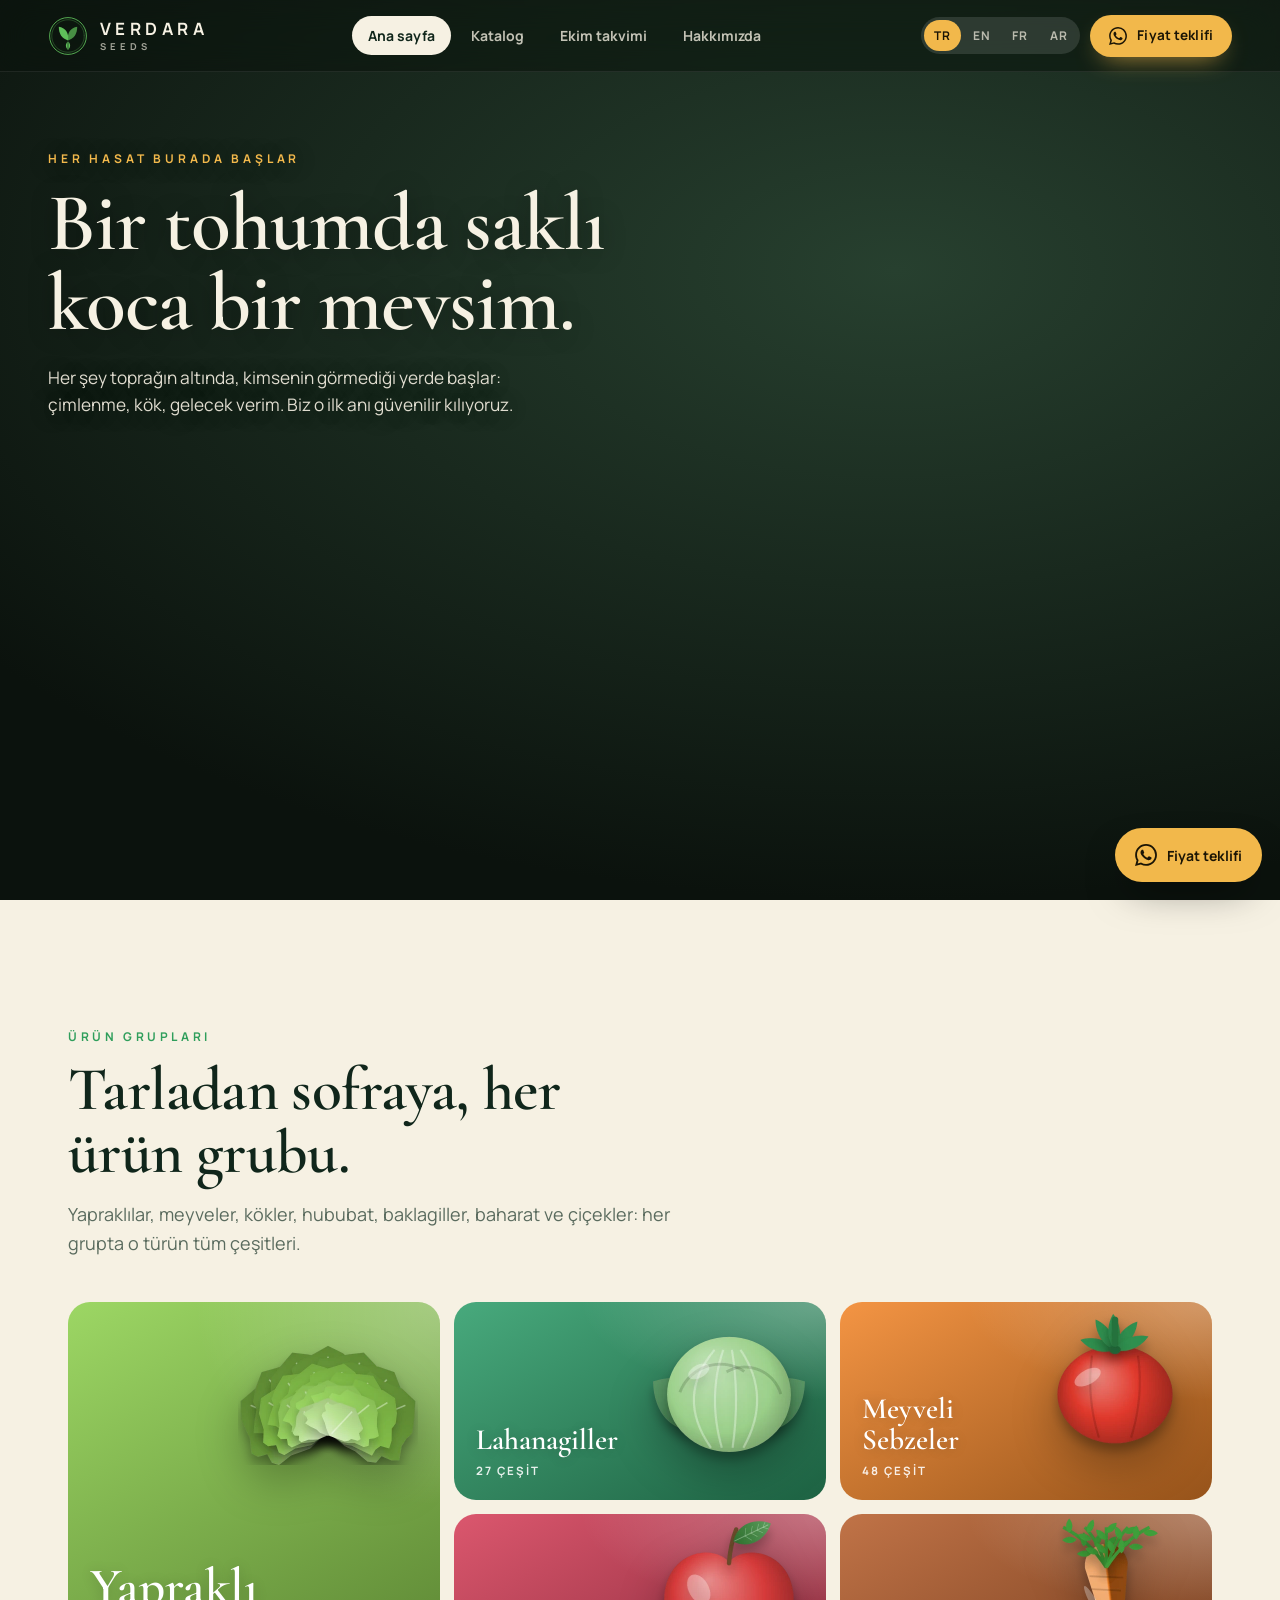
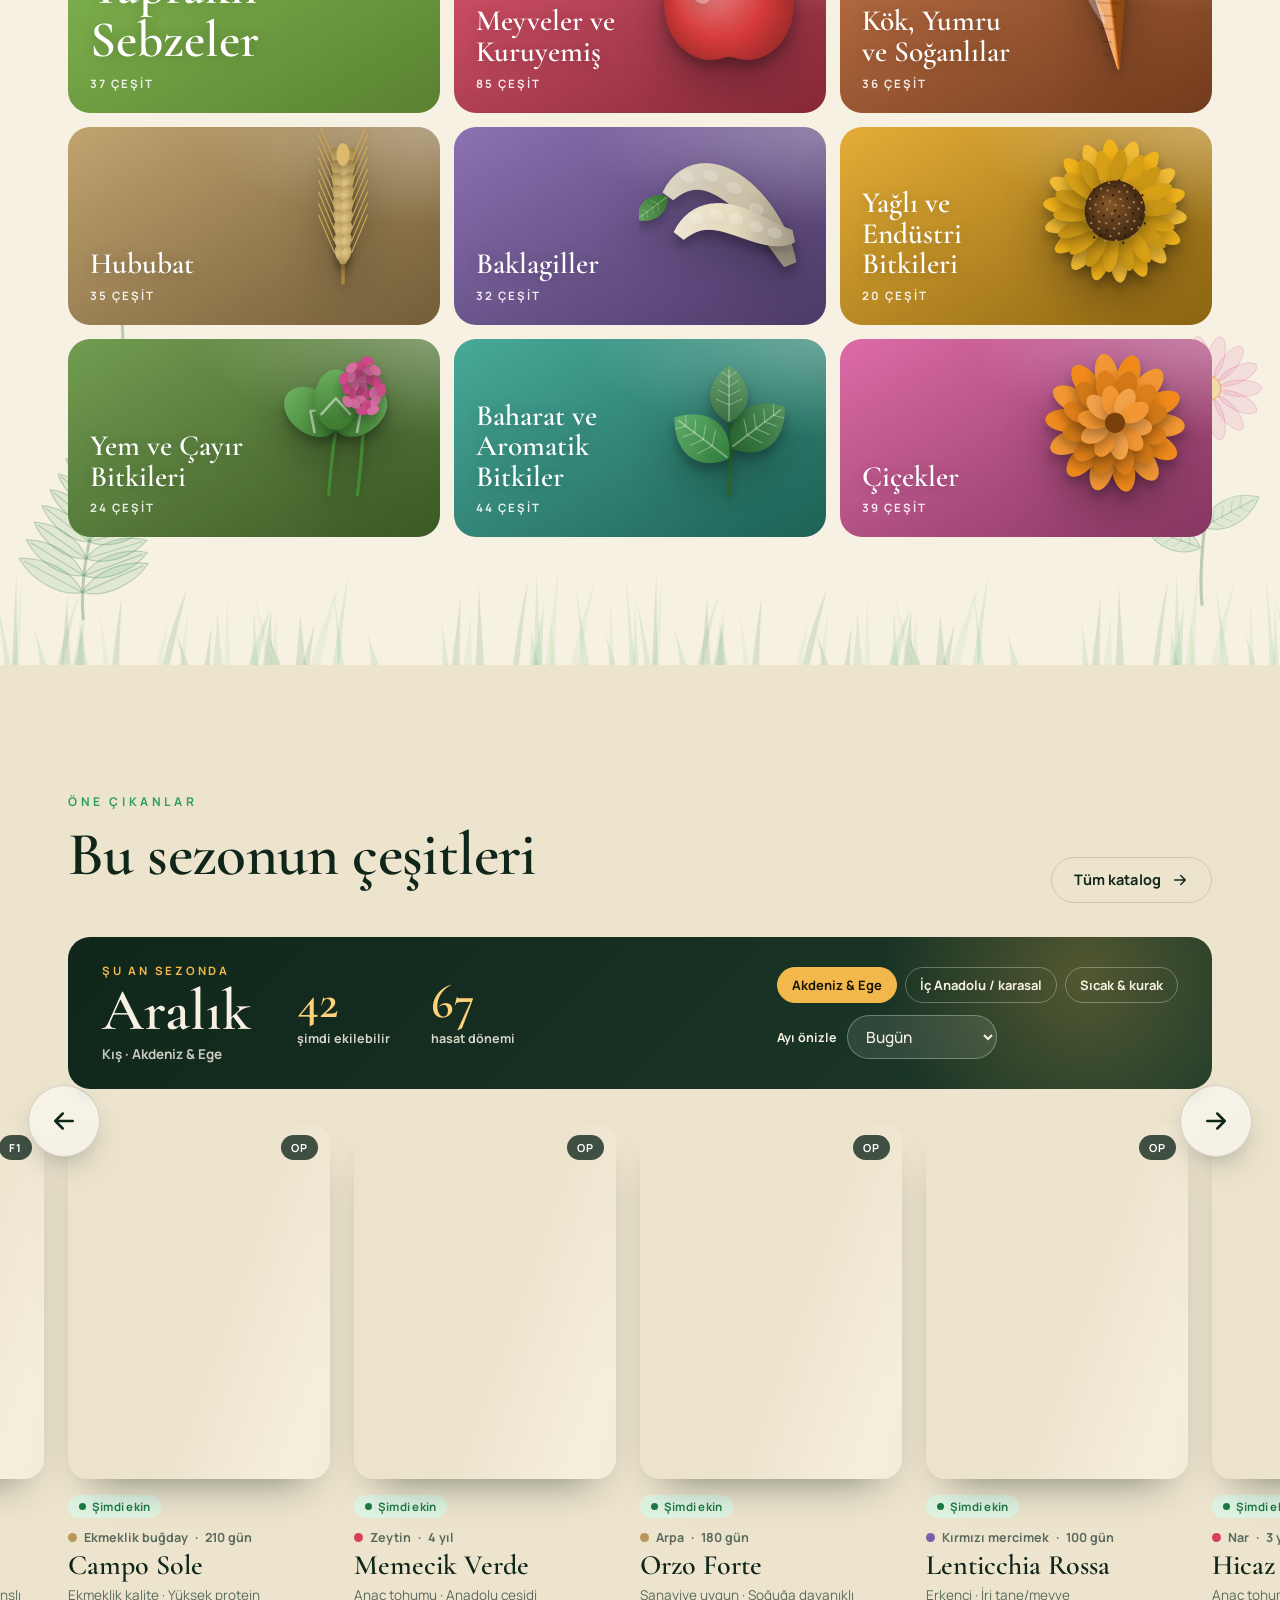
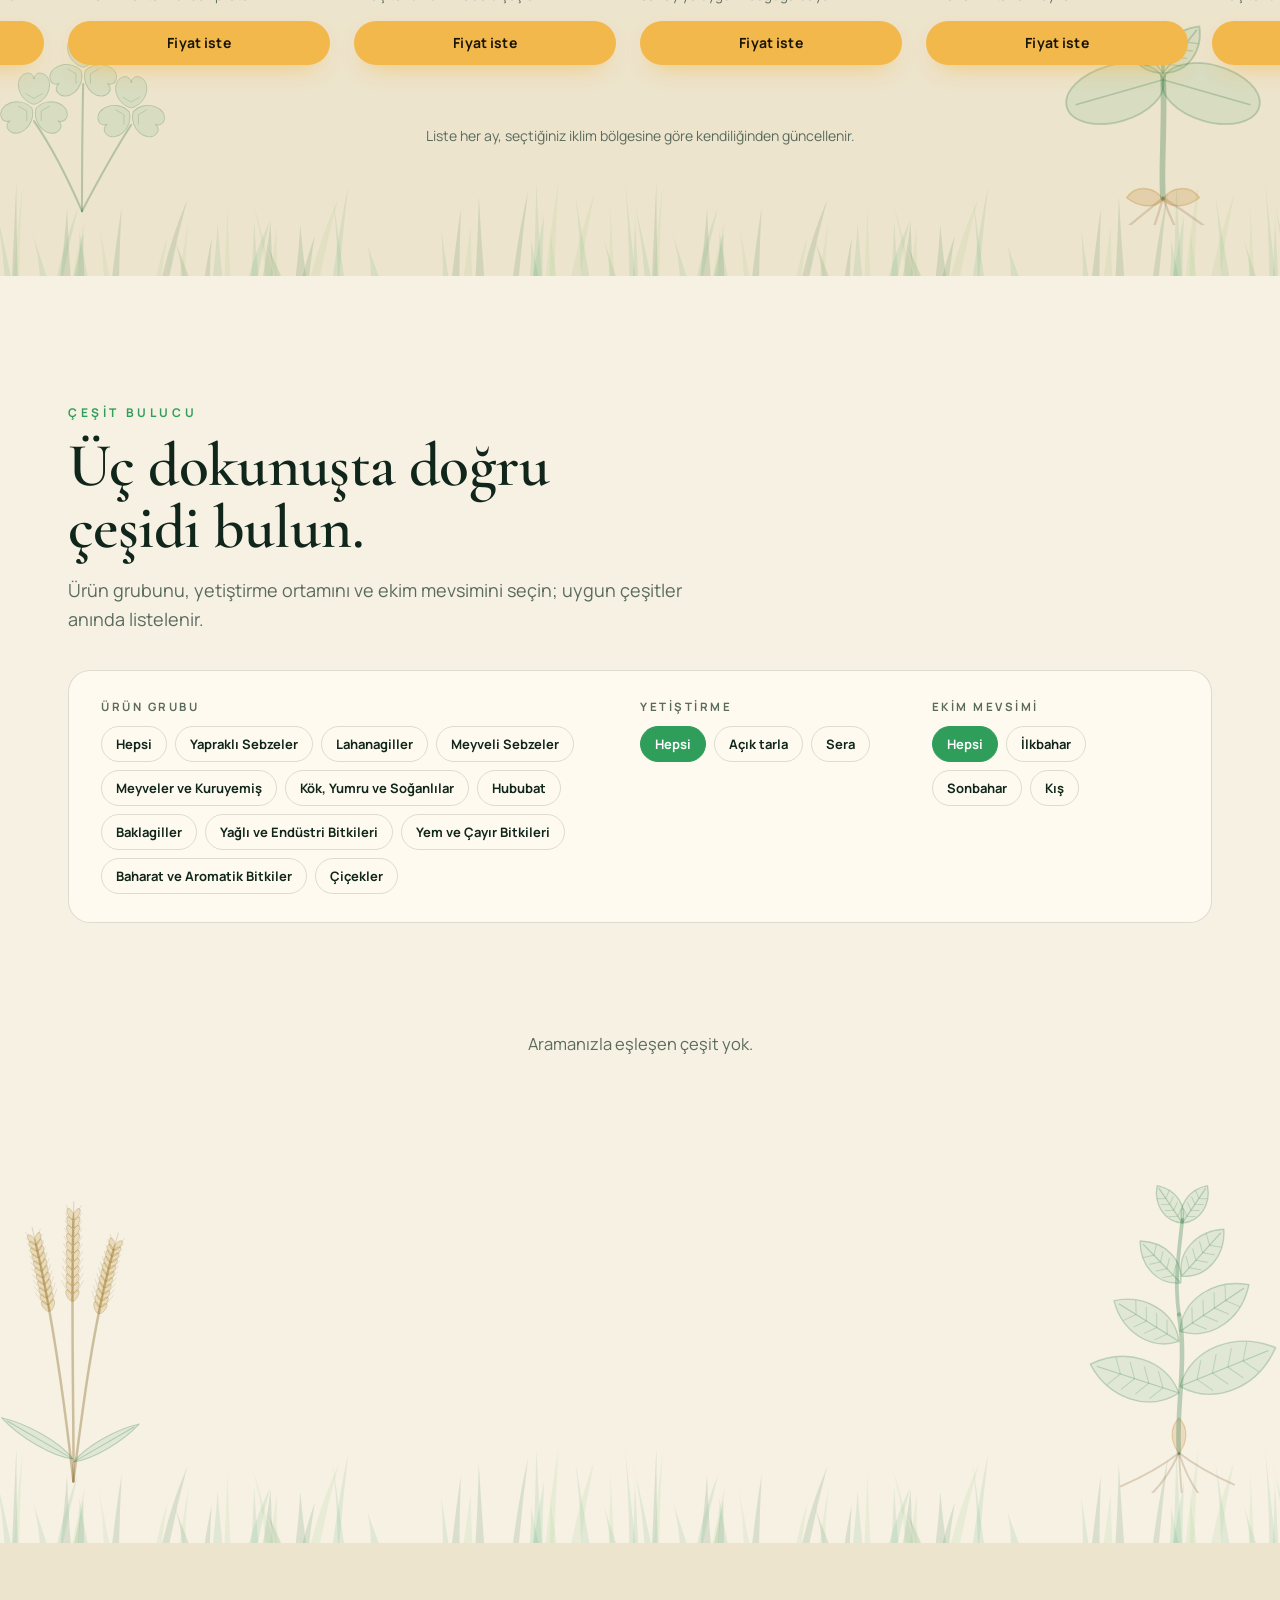
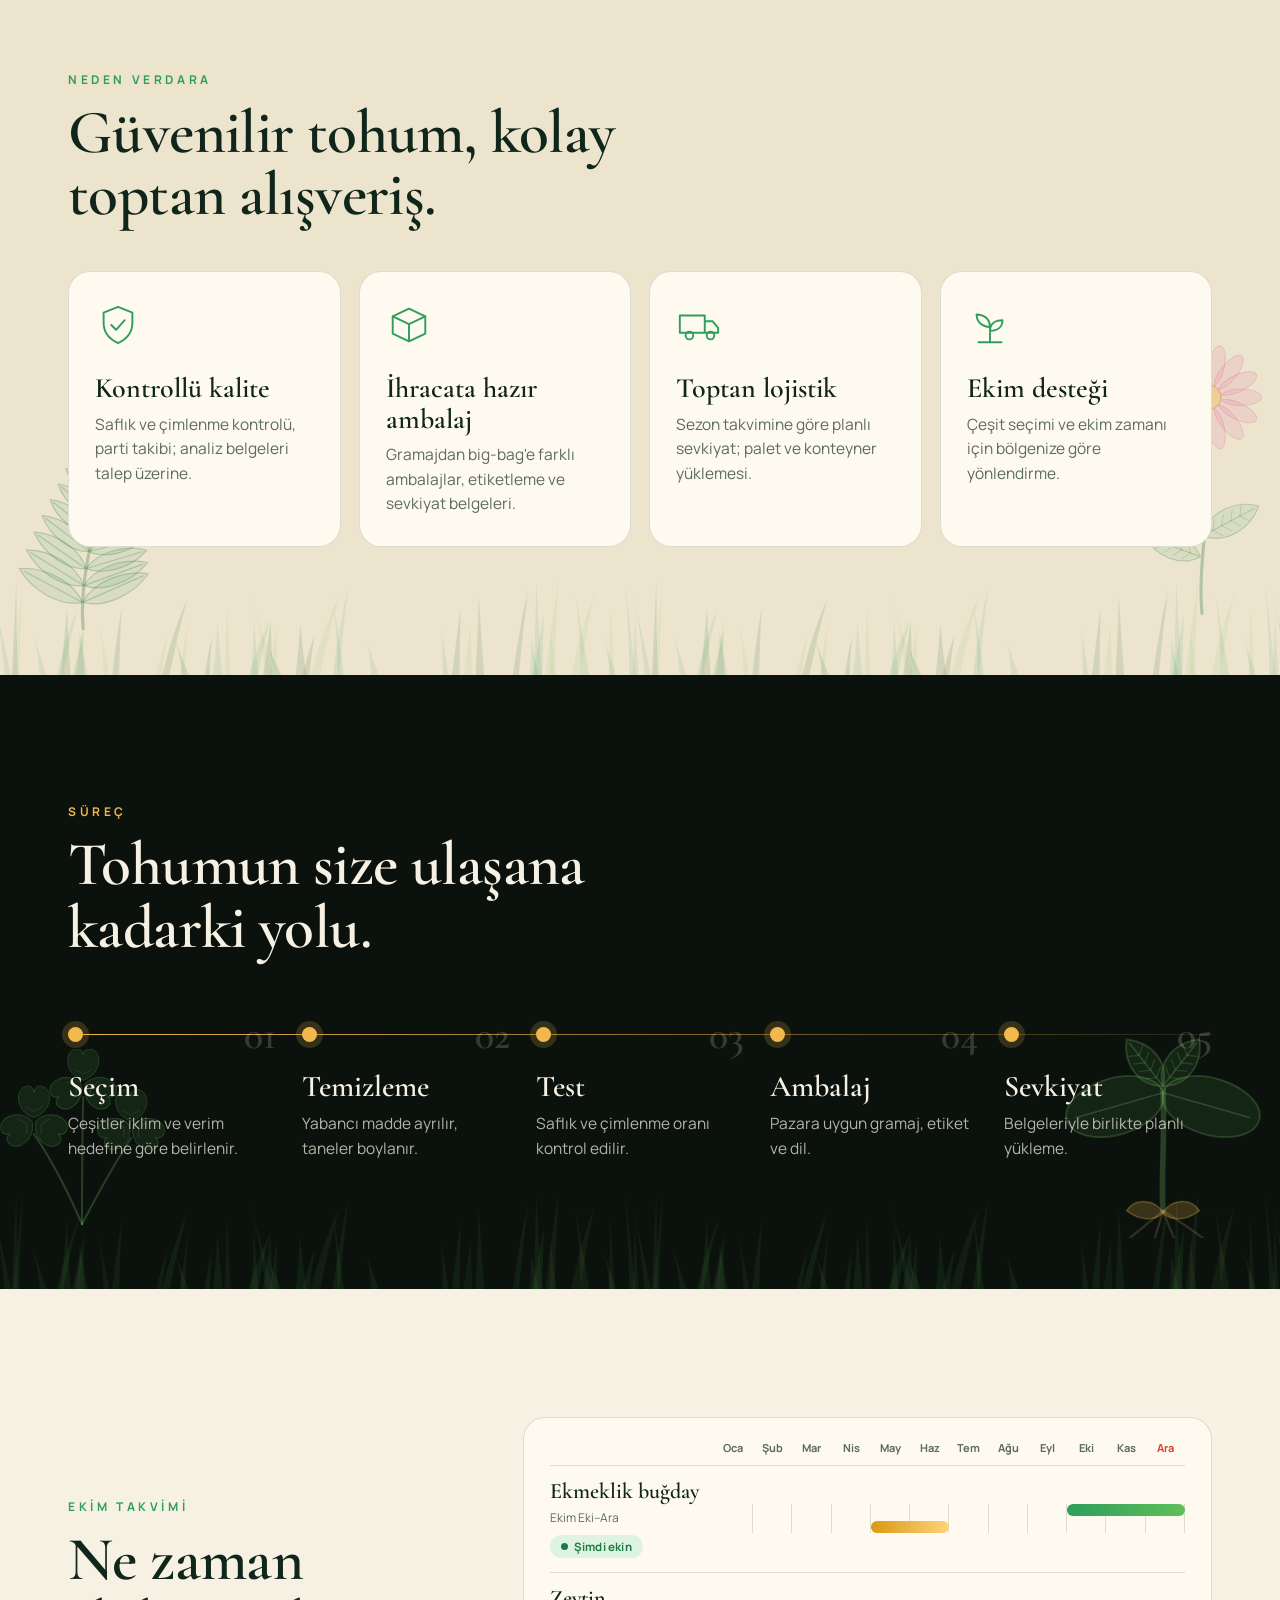
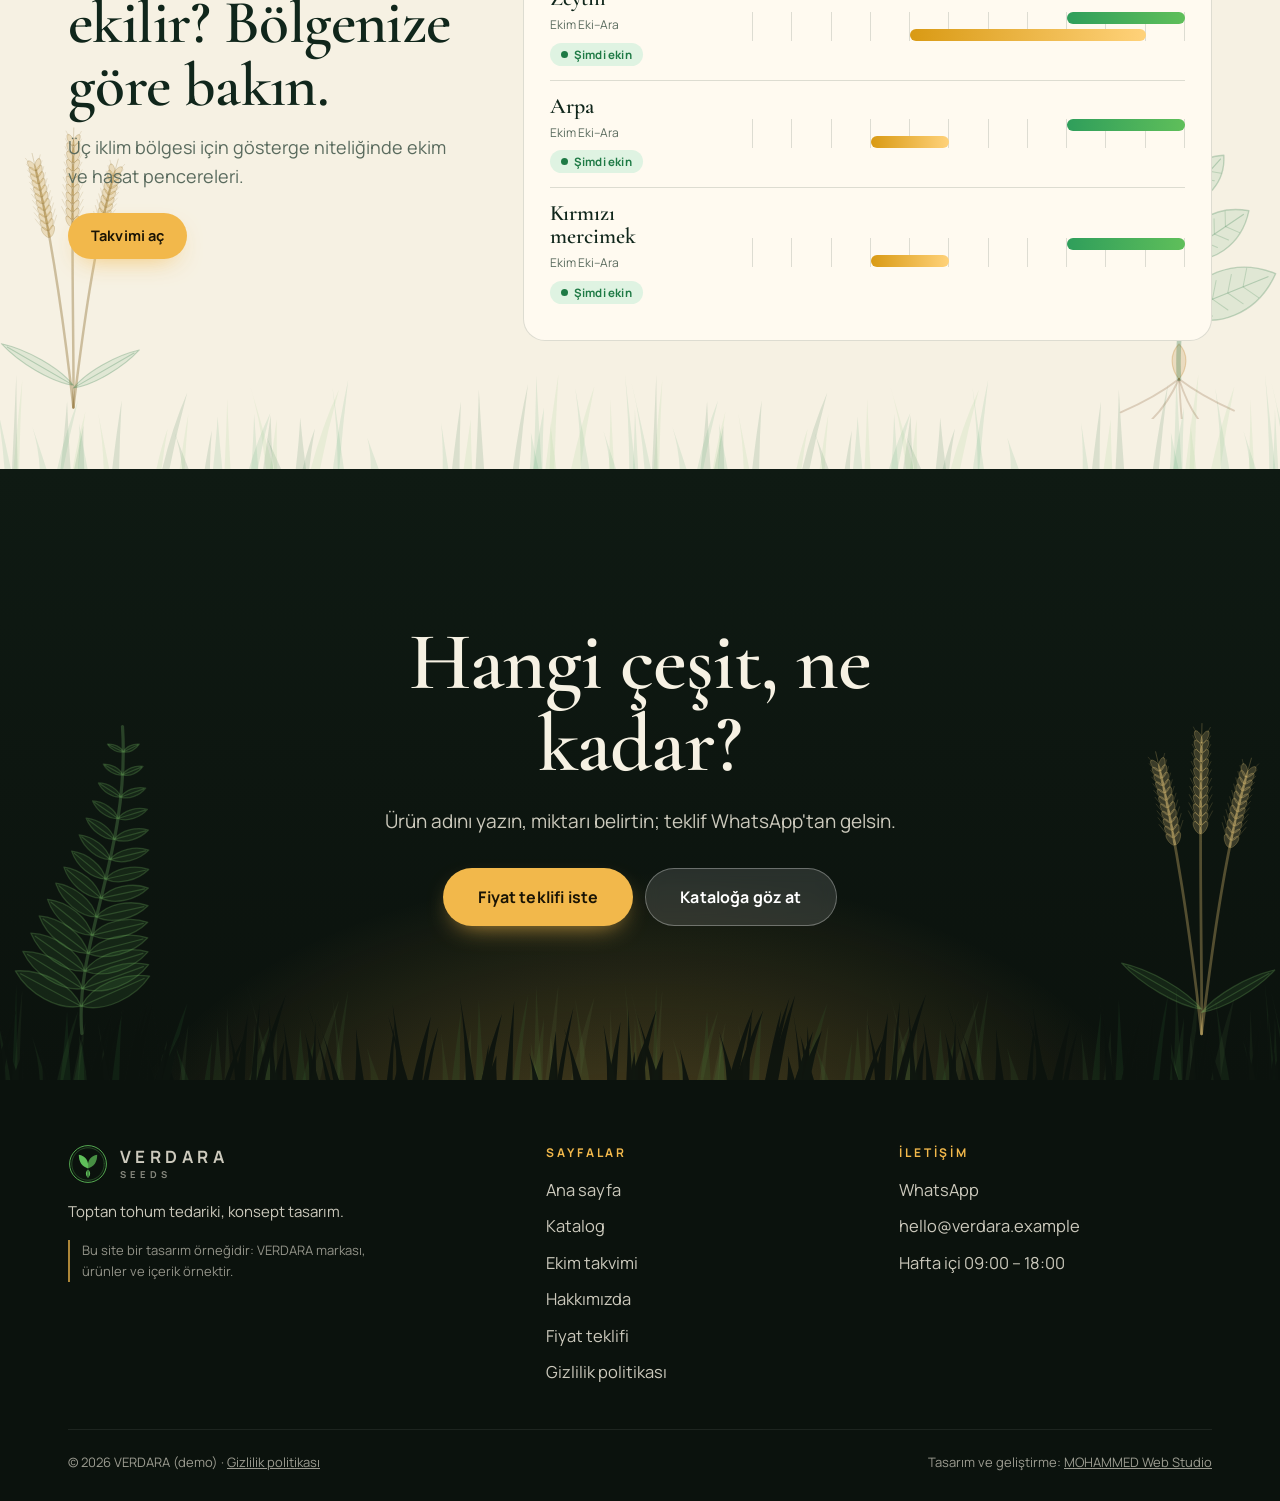
<file: index.html>
<!doctype html>
<html lang="tr" dir="ltr">
<head>
<meta charset="utf-8">
<meta name="viewport" content="width=device-width,initial-scale=1,maximum-scale=1,user-scalable=no,viewport-fit=cover">
<title>VERDARA | Toptan tohum tedariki</title>
<meta name="description" content="VERDARA, toptan tohum tedariki için bir marka ve web sitesi tasarım örneğidir.">
<meta name="color-scheme" content="only light">
<meta name="supported-color-schemes" content="light">
<meta name="darkreader-lock">
<style>html{color-scheme:only light;forced-color-adjust:none;background:#f6f1e3}</style>
<meta name="robots" content="noindex,nofollow">
<meta name="theme-color" content="#0b120d">
<meta property="og:title" content="VERDARA · Seeds">
<meta property="og:description" content="Wholesale seed supply: catalogue, sowing calendar, price quotes on WhatsApp. Design demo.">
<meta property="og:image" content="assets/og.jpg">
<link rel="icon" href="assets/favicon.svg" type="image/svg+xml">
<link rel="stylesheet" href="css/fonts.css">
<link rel="stylesheet" href="css/style.css">
<script type="importmap">{"imports":{"three":"./js/vendor/three.module.min.js"}}</script>
</head>
<body data-page="home">
<div id="hdr"></div>

<main id="main">
  <!-- ============ the seed story (scroll-driven 3D) ============ -->
  <section class="journey one" id="journey" aria-label="VERDARA">
    <div class="stage" id="stage">
      <picture class="hv-poster" id="hvPoster"><source media="(max-width: 760px)" srcset="assets/hero/poster-m.webp"><img src="assets/hero/poster.webp" width="1280" height="720" alt="" fetchpriority="high"></picture>
      <video class="hv" id="hv" muted playsinline preload="none" disablepictureinpicture aria-hidden="true" tabindex="-1"></video>
      <div class="shade"></div>
      <div class="ch on" data-ch="0"><div class="k" data-i18n="j.c1.k"></div><h1 data-i18n="j.c1.t"></h1><p data-i18n="j.c1.p"></p></div>
      <div class="ch" data-ch="1"><div class="k" data-i18n="j.c2.k"></div><h2 data-i18n="j.c2.t"></h2><p data-i18n="j.c2.p"></p></div>
      <div class="ch" data-ch="2"><div class="k" data-i18n="j.c3.k"></div><h2 data-i18n="j.c3.t"></h2><p data-i18n="j.c3.p"></p></div>
      <div class="ch" data-ch="3"><div class="k" data-i18n="j.c4.k"></div><h2 data-i18n="j.c4.t"></h2><p data-i18n="j.c4.p"></p>
        <div class="acts"><a class="btn amber" href="catalog.html" data-i18n="h.cta.b2"></a><button class="btn glass" type="button" data-openquote data-i18n="h.cta.b1"></button></div></div>
      <div class="dots" id="dots" aria-hidden="true"><i class="on"></i><i></i><i></i><i></i></div>
      <div class="hint" id="hint" aria-hidden="true"><span data-i18n="c.scroll"></span><i></i></div>
      <button class="skipj" id="skipj" type="button" data-i18n="j.skip"></button>
    </div>
  </section>

  <!-- ============ groups ============ -->
  <section class="sec" id="cats">
    <div class="wrap">
      <header class="sh" data-rv><p class="k" data-i18n="h.cats.k"></p><h2 data-i18n="h.cats.t"></h2><p class="lead" data-i18n="h.cats.p"></p></header>
      <div class="cats" id="catgrid" data-rv-stagger></div>
    </div>
  </section>

  <!-- ============ featured ============ -->
  <section class="sec tint" id="feat">
    <div class="wrap">
      <header class="sh row" data-rv><div><p class="k" data-i18n="h.feat.k"></p><h2 data-i18n="h.feat.t"></h2></div>
        <a class="btn ghost" href="catalog.html"><span data-i18n="h.feat.all"></span><svg viewBox="0 0 24 24" fill="none" stroke="currentColor" stroke-width="2" stroke-linecap="round" stroke-linejoin="round"><path d="M5 12h14M13 6l6 6-6 6"/></svg></a></header>
    </div>
    <div class="wrap"><div class="sstrip" id="sstrip" data-rv></div></div>
    <div class="railwrap">
      <div class="rnavs"><div class="rnavs-in">
        <button class="rnav" id="rprev" type="button" data-i18n-aria="c.prev" aria-label="Previous"><svg viewBox="0 0 24 24" fill="none" stroke="currentColor" stroke-width="2" stroke-linecap="round" stroke-linejoin="round"><path d="M19 12H5M11 6l-6 6 6 6"/></svg></button>
        <button class="rnav" id="rnext" type="button" data-i18n-aria="c.next" aria-label="Next"><svg viewBox="0 0 24 24" fill="none" stroke="currentColor" stroke-width="2" stroke-linecap="round" stroke-linejoin="round"><path d="M5 12h14M13 6l6 6-6 6"/></svg></button>
      </div></div>
      <div class="rail" id="rail" data-rv tabindex="0" role="region" data-i18n-aria="h.feat.t"></div>
    </div>
    <div class="wrap"><p class="snote" id="snote"></p></div>
  </section>

  <!-- ============ variety finder ============ -->
  <section class="sec" id="find">
    <div class="wrap">
      <header class="sh" data-rv><p class="k" data-i18n="fd.k"></p><h2 data-i18n="fd.t"></h2><p class="lead" data-i18n="fd.p"></p></header>
      <div class="finder" id="fd" data-rv></div>
      <div class="fdres" id="fdres"></div>
      <p class="fdmore"><a class="btn ghost" id="fdmore" href="catalog.html"><span data-i18n="fd.more"></span><svg viewBox="0 0 24 24" fill="none" stroke="currentColor" stroke-width="2" stroke-linecap="round" stroke-linejoin="round"><path d="M5 12h14M13 6l6 6-6 6"/></svg></a></p>
    </div>
  </section>

  <!-- ============ why ============ -->
  <section class="sec tint" id="why">
    <div class="wrap">
      <header class="sh" data-rv><p class="k" data-i18n="h.why.k"></p><h2 data-i18n="h.why.t"></h2></header>
      <div class="why" data-rv-stagger>
        <article><svg viewBox="0 0 48 48" fill="none" stroke="currentColor" stroke-width="2" stroke-linecap="round" stroke-linejoin="round"><path d="M24 5l15 6v11c0 10-6.5 17-15 21C15.5 39 9 32 9 22V11z"/><path d="M17 24l5 5 9-10"/></svg><h3 data-i18n="h.w1.t"></h3><p data-i18n="h.w1.p"></p></article>
        <article><svg viewBox="0 0 48 48" fill="none" stroke="currentColor" stroke-width="2" stroke-linecap="round" stroke-linejoin="round"><path d="M7 15l17-8 17 8v18L24 41 7 33z"/><path d="M7 15l17 8 17-8M24 23v18"/></svg><h3 data-i18n="h.w2.t"></h3><p data-i18n="h.w2.p"></p></article>
        <article><svg viewBox="0 0 48 48" fill="none" stroke="currentColor" stroke-width="2" stroke-linecap="round" stroke-linejoin="round"><path d="M4 14h26v18H4zM30 20h8l6 7v5H30z"/><circle cx="14" cy="35" r="4"/><circle cx="36" cy="35" r="4"/></svg><h3 data-i18n="h.w3.t"></h3><p data-i18n="h.w3.p"></p></article>
        <article><svg viewBox="0 0 48 48" fill="none" stroke="currentColor" stroke-width="2" stroke-linecap="round" stroke-linejoin="round"><path d="M24 42V24M24 26c0-8-6-13-14-13 0 8 6 13 14 13zM24 30c0-7 5-11 13-11 0 7-5 11-13 11z"/><path d="M12 42h24"/></svg><h3 data-i18n="h.w4.t"></h3><p data-i18n="h.w4.p"></p></article>
      </div>
    </div>
  </section>

  <!-- ============ process ============ -->
  <section class="sec dark" id="proc">
    <div class="wrap">
      <header class="sh" data-rv><p class="k" data-i18n="h.proc.k"></p><h2 data-i18n="h.proc.t"></h2></header>
      <ol class="steps" data-rv-stagger>
        <li><b>01</b><h3 data-i18n="h.s1.t"></h3><p data-i18n="h.s1.p"></p></li>
        <li><b>02</b><h3 data-i18n="h.s2.t"></h3><p data-i18n="h.s2.p"></p></li>
        <li><b>03</b><h3 data-i18n="h.s3.t"></h3><p data-i18n="h.s3.p"></p></li>
        <li><b>04</b><h3 data-i18n="h.s4.t"></h3><p data-i18n="h.s4.p"></p></li>
        <li><b>05</b><h3 data-i18n="h.s5.t"></h3><p data-i18n="h.s5.p"></p></li>
      </ol>
    </div>
  </section>

  <!-- ============ calendar teaser ============ -->
  <section class="sec" id="calt">
    <div class="wrap calt">
      <header class="sh" data-rv><p class="k" data-i18n="h.cal.k"></p><h2 data-i18n="h.cal.t"></h2><p class="lead" data-i18n="h.cal.p"></p><a class="btn amber" href="calendar.html" data-i18n="h.cal.btn"></a></header>
      <div class="cal-mini" id="calmini" data-rv></div>
    </div>
  </section>

  <!-- ============ call to action ============ -->
  <section class="cta" id="cta">
    <div class="wrap" data-rv>
      <h2 data-i18n="h.cta.t"></h2><p data-i18n="h.cta.p"></p>
      <div class="acts"><button class="btn amber big" type="button" data-openquote data-i18n="h.cta.b1"></button><a class="btn glass big" href="catalog.html" data-i18n="h.cta.b2"></a></div>
    </div>
  </section>

<!-- المشهد الثلاثي الأبعاد الحي (محفوظ، لا يُحذف): الكانفاس القديم للهيرو. الهيرو الآن فيديو. انظر js/archive/home-story-3d.js للتعليمات. -->
<template id="scene3d-archive"><canvas id="gl" aria-hidden="true"></canvas></template>
</main>

<div id="ftr"></div>
<script type="module" src="js/layout.js"></script>
<script type="module" src="js/home.js"></script>
</body>
</html>
</file>
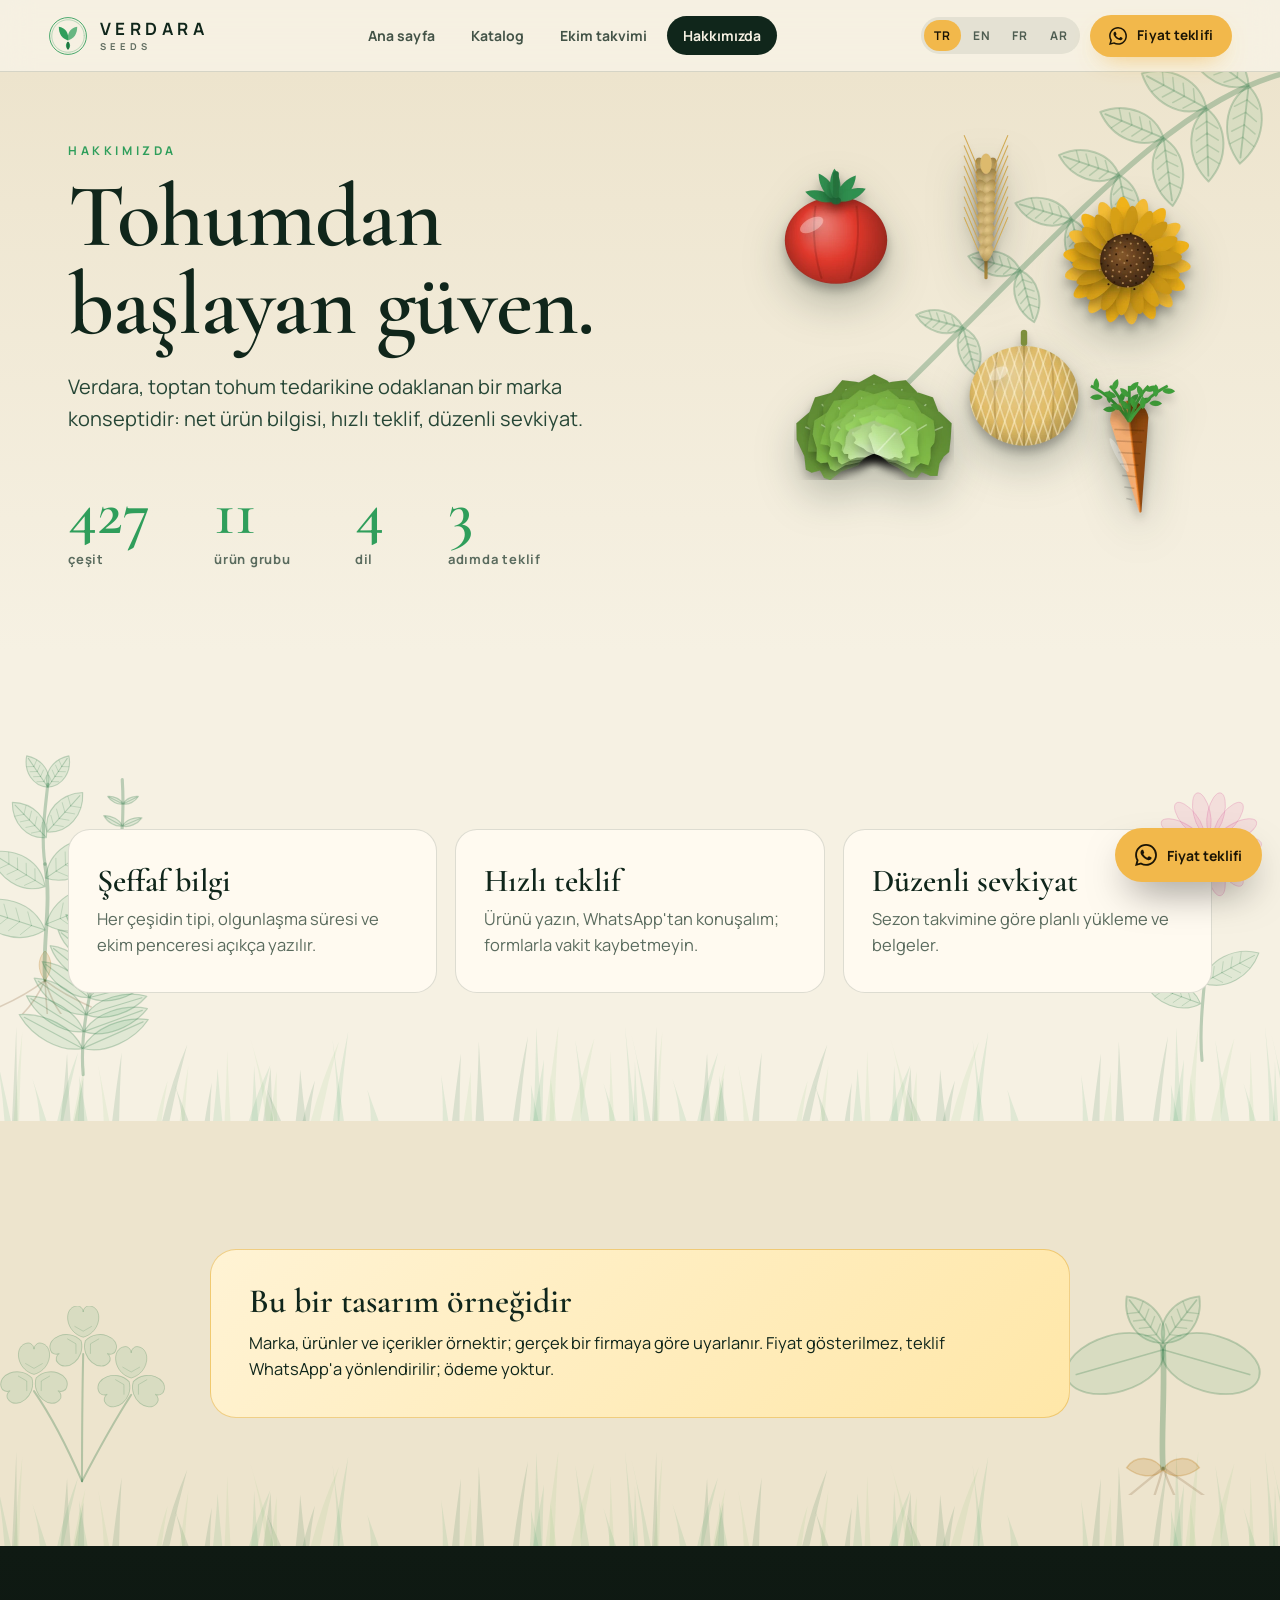
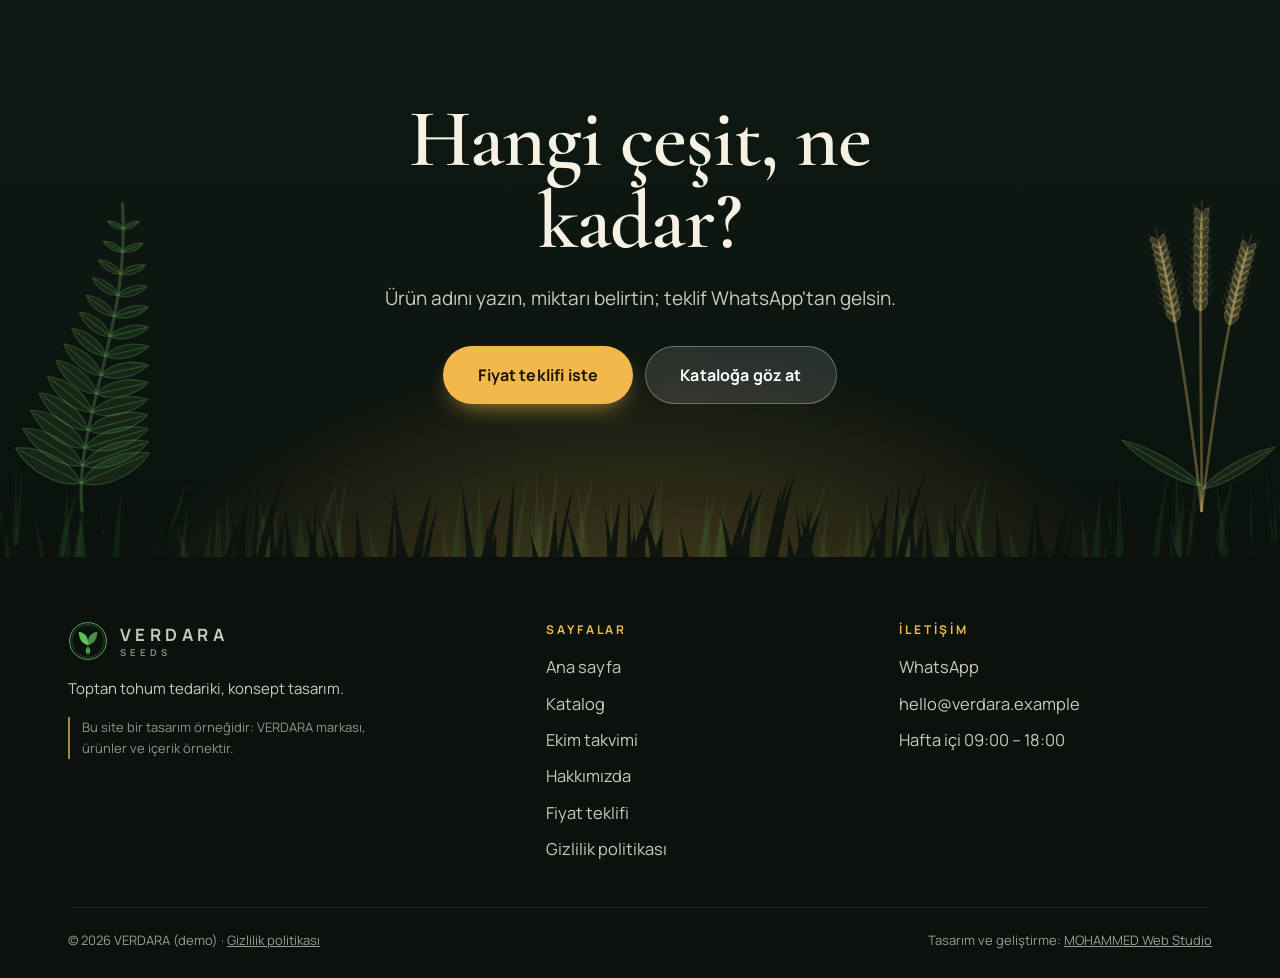
<file: about.html>
<!doctype html>
<html lang="tr" dir="ltr">
<head>
<meta charset="utf-8">
<meta name="viewport" content="width=device-width,initial-scale=1,maximum-scale=1,user-scalable=no,viewport-fit=cover">
<title>Hakkımızda | VERDARA</title>
<meta name="description" content="VERDARA hakkında.">
<meta name="color-scheme" content="only light">
<meta name="supported-color-schemes" content="light">
<meta name="darkreader-lock">
<style>html{color-scheme:only light;forced-color-adjust:none;background:#f6f1e3}</style>
<meta name="robots" content="noindex,nofollow">
<meta name="theme-color" content="#f6f1e3">
<link rel="icon" href="assets/favicon.svg" type="image/svg+xml">
<link rel="stylesheet" href="css/fonts.css?v=10192019">
<link rel="stylesheet" href="css/style.css?v=10192019">
<script type="importmap">{"imports":{"three":"./js/vendor/three.module.min.js"}}</script>
</head>
<body data-page="about">
<div id="hdr"></div>
<main id="main">
  <section class="ahero">
    <div class="wrap">
      <div class="coll" aria-hidden="true" id="coll"></div>
      <p class="k" style="font:800 12px var(--sans);letter-spacing:.3em;text-transform:uppercase;color:var(--leaf2)" data-i18n="a.k"></p>
      <h1 data-i18n="a.t"></h1>
      <p class="lead" data-i18n="a.p"></p>
      <div class="stats" id="stats"></div>
    </div>
  </section>
  <section class="sec">
    <div class="wrap">
      <div class="vals" data-rv-stagger>
        <article><h3 data-i18n="a.v1.t"></h3><p data-i18n="a.v1.p"></p></article>
        <article><h3 data-i18n="a.v2.t"></h3><p data-i18n="a.v2.p"></p></article>
        <article><h3 data-i18n="a.v3.t"></h3><p data-i18n="a.v3.p"></p></article>
      </div>
    </div>
  </section>
  <section class="sec tint">
    <div class="wrap" data-rv>
      <div class="demobox"><h3 data-i18n="a.demo.t"></h3><p data-i18n="a.demo.p"></p></div>
    </div>
  </section>
  <section class="cta">
    <div class="wrap" data-rv>
      <h2 data-i18n="h.cta.t"></h2><p data-i18n="h.cta.p"></p>
      <div class="acts"><button class="btn amber big" type="button" data-openquote data-i18n="h.cta.b1"></button><a class="btn glass big" href="catalog.html" data-i18n="h.cta.b2"></a></div>
    </div>
  </section>
</main>
<div id="ftr"></div>
<script type="module" src="js/layout.js?v=10192019"></script>
<script type="module" src="js/about.js?v=10192019"></script>
</body>
</html>
</file>
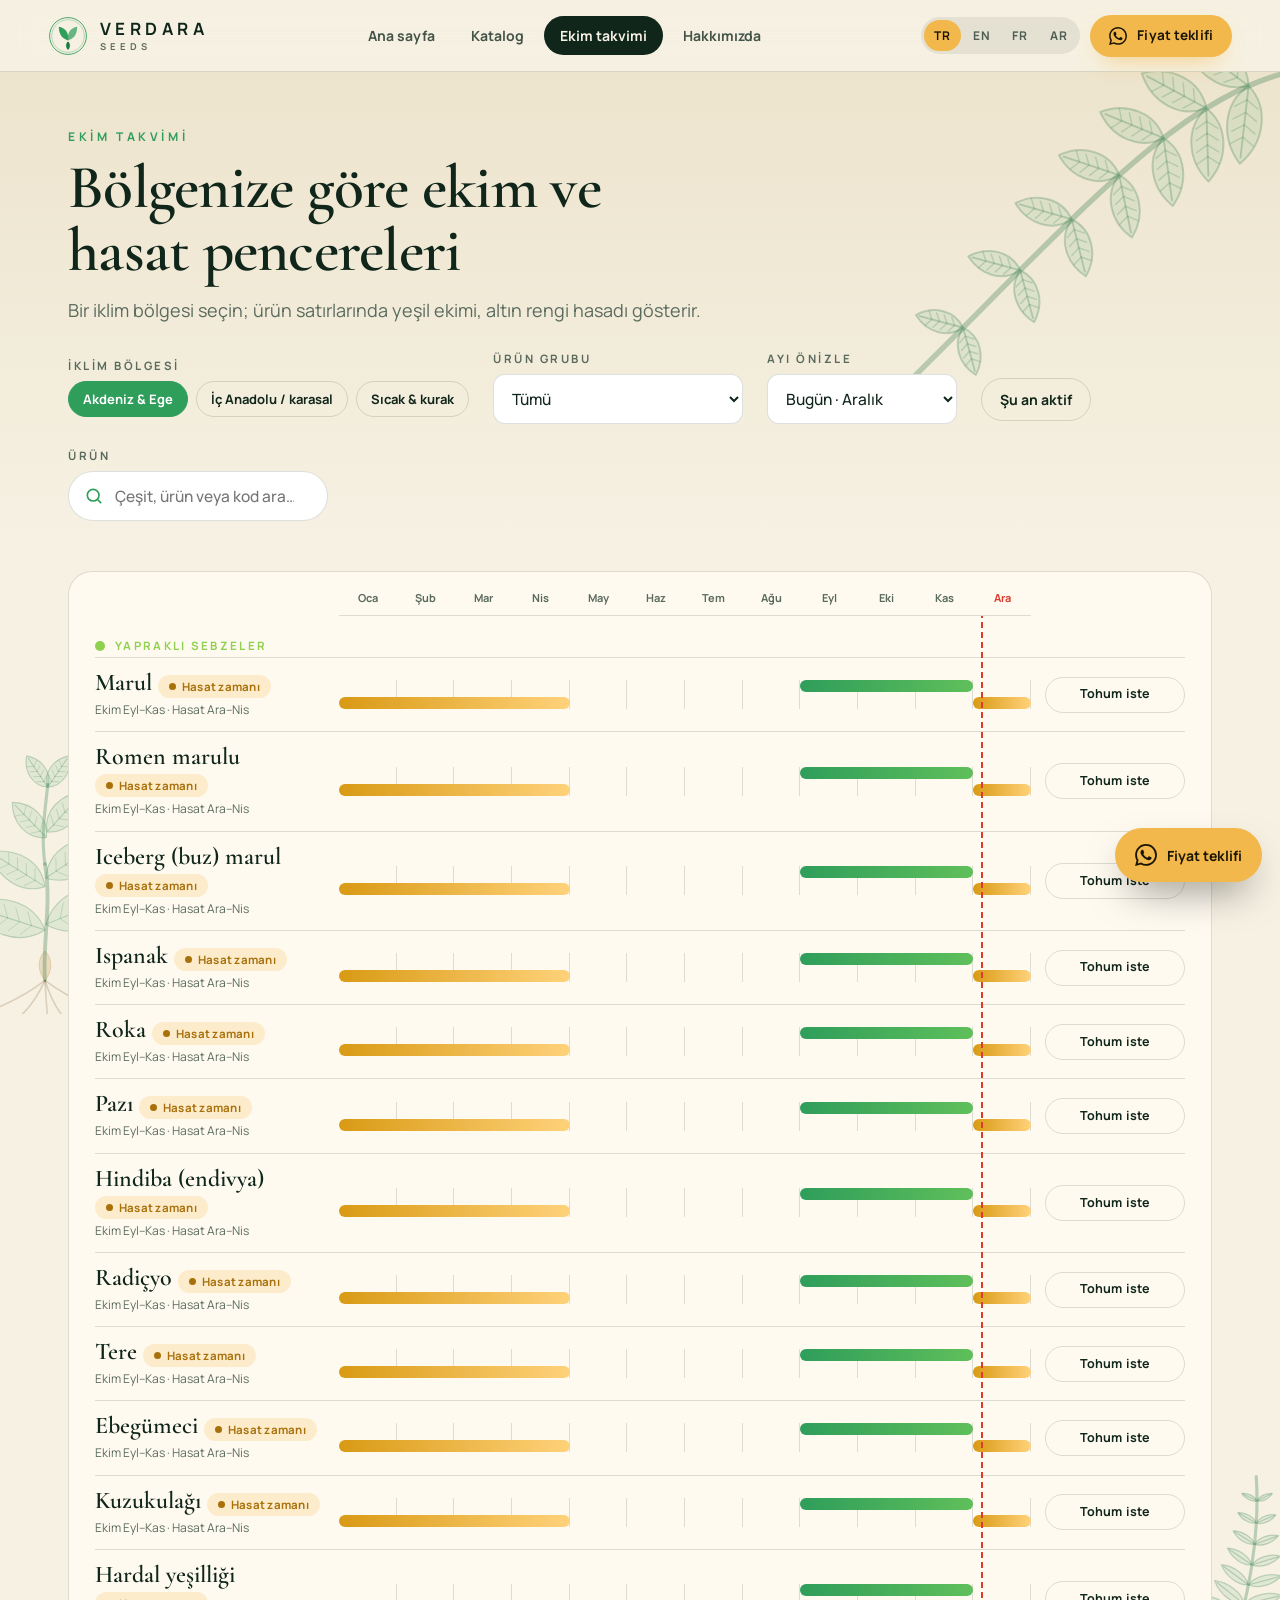
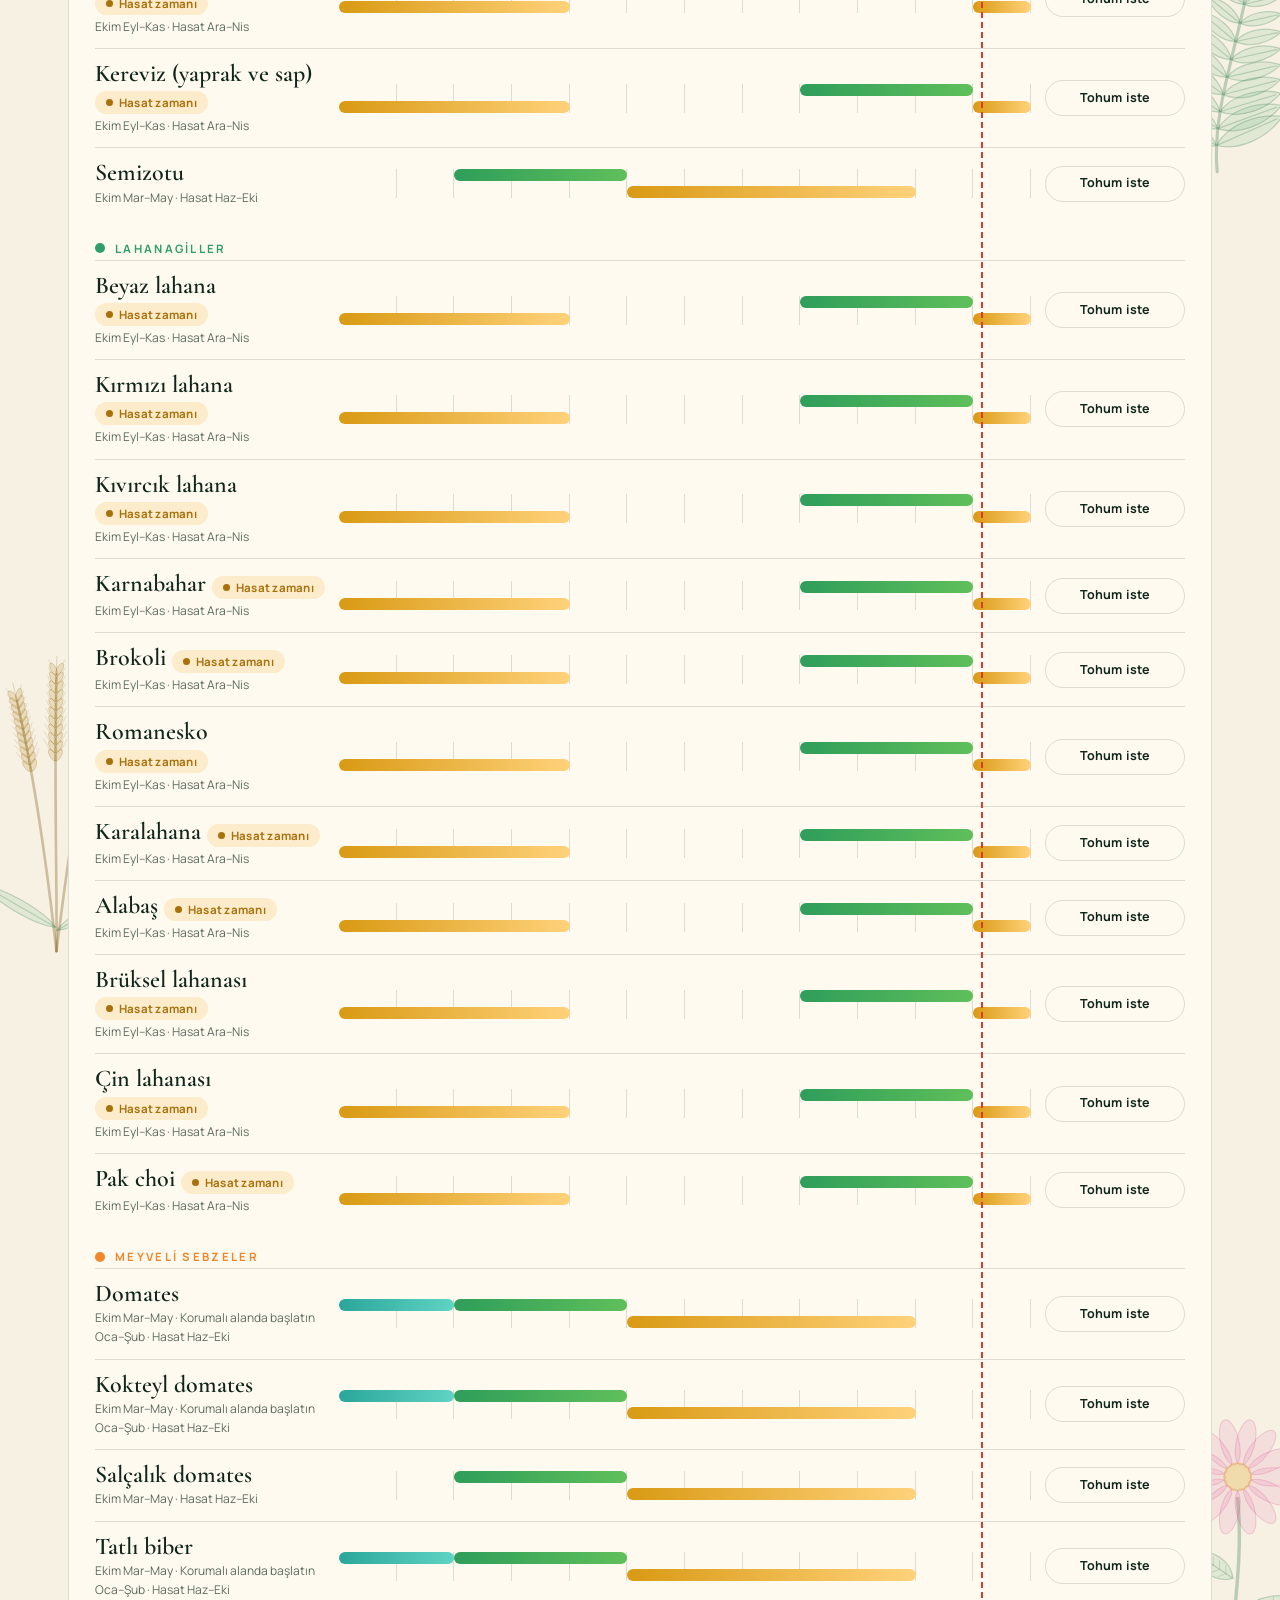
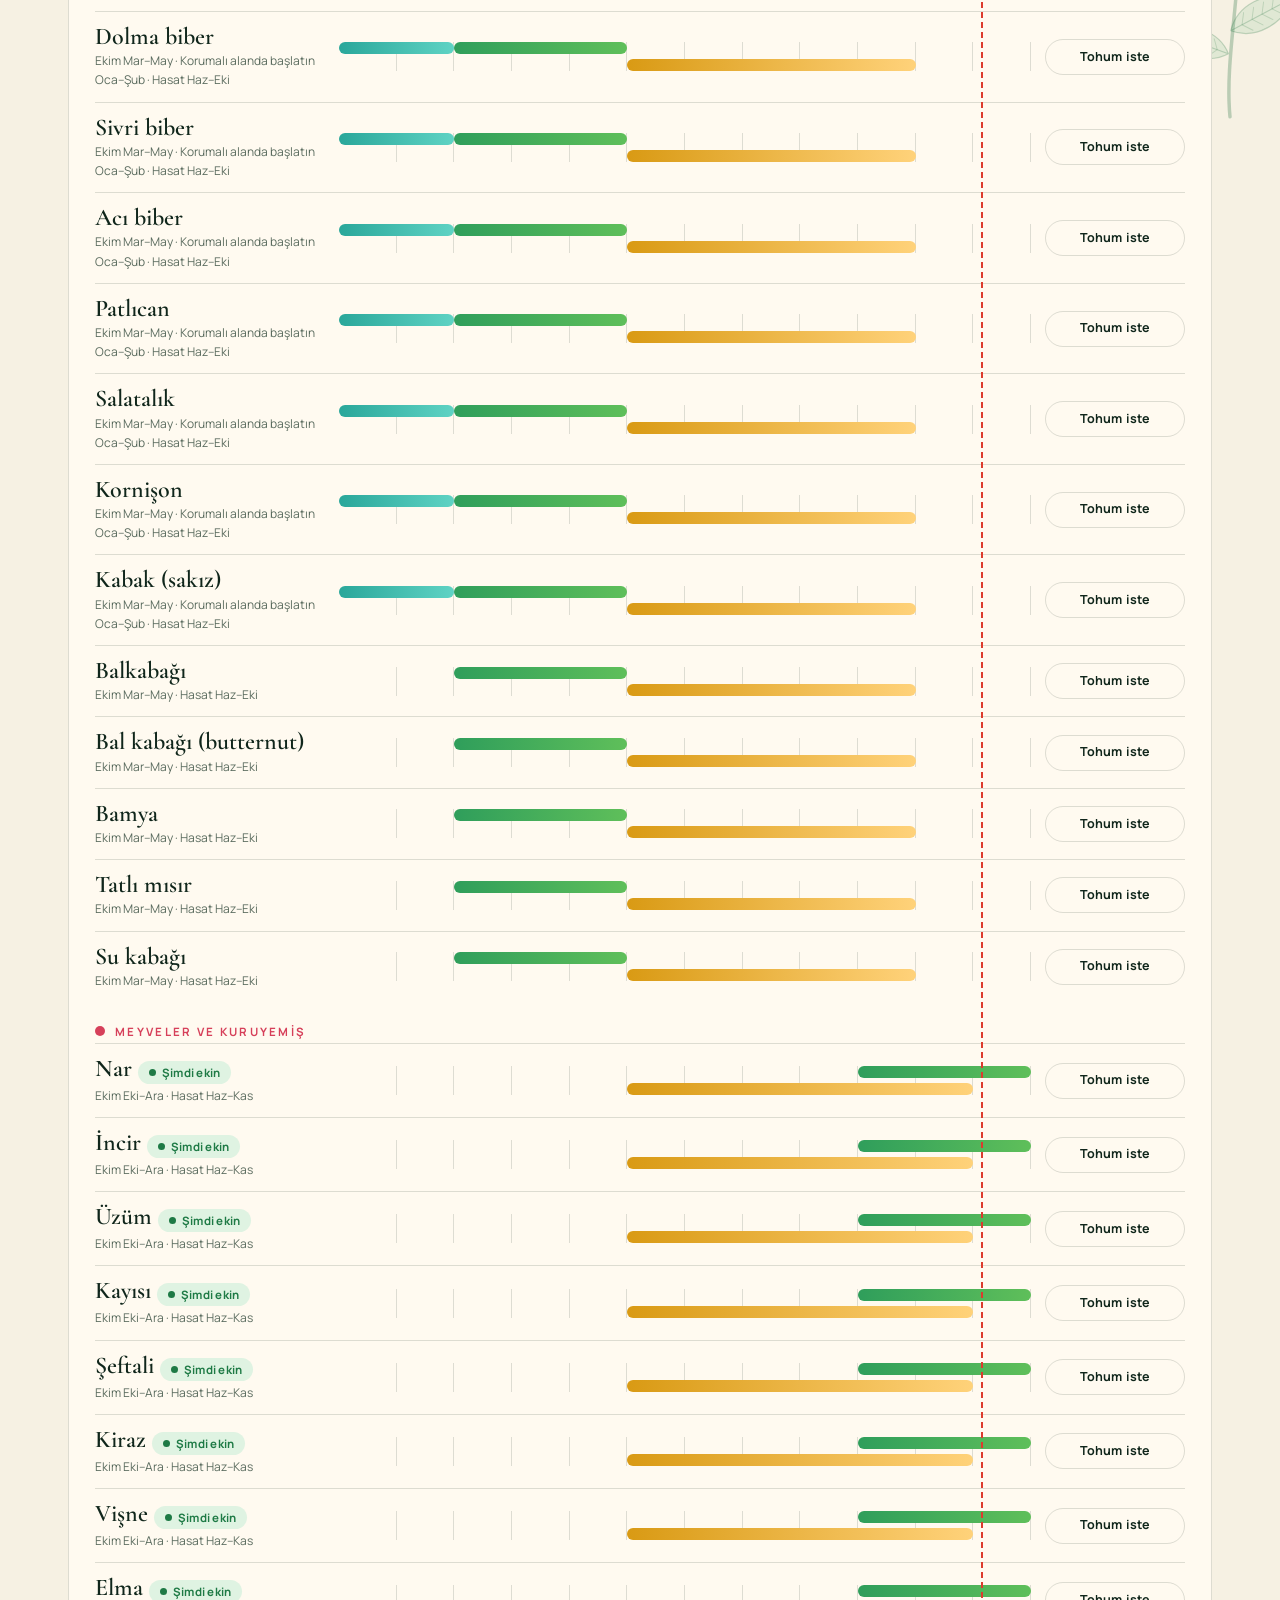
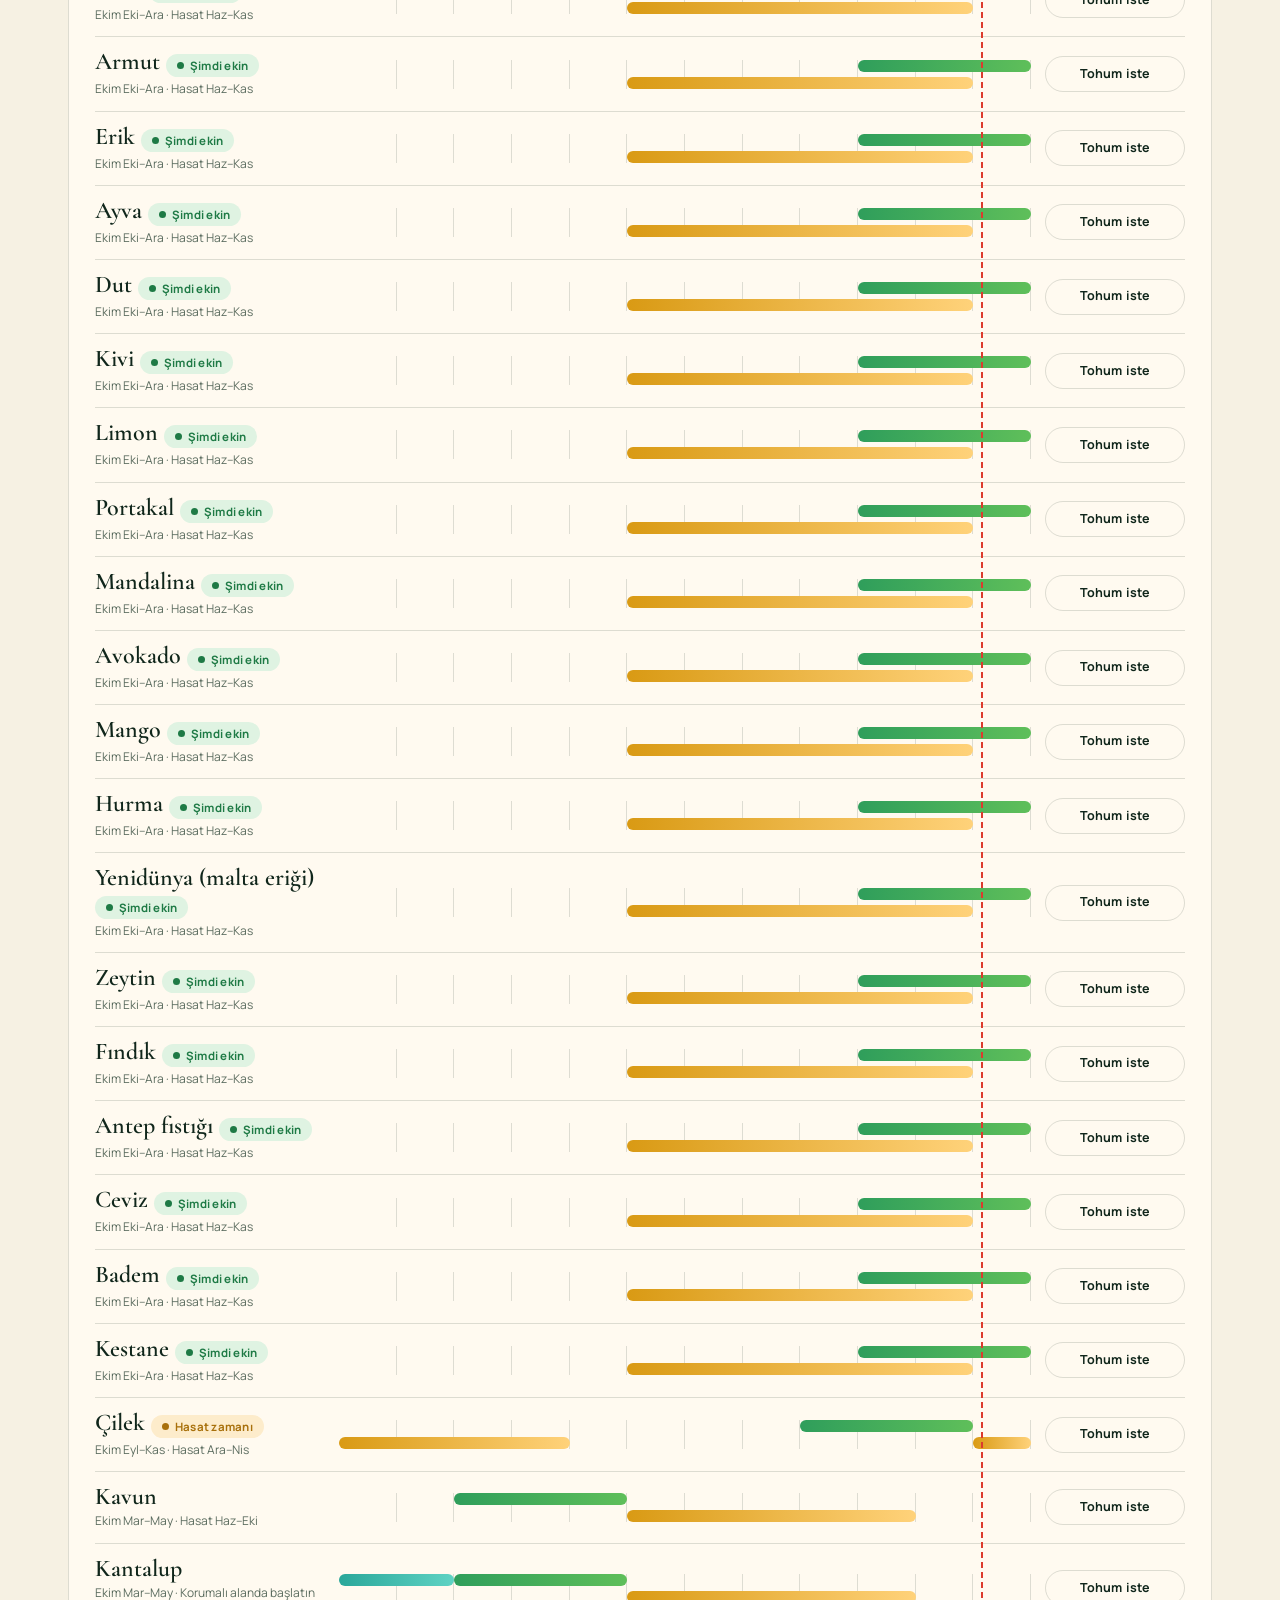
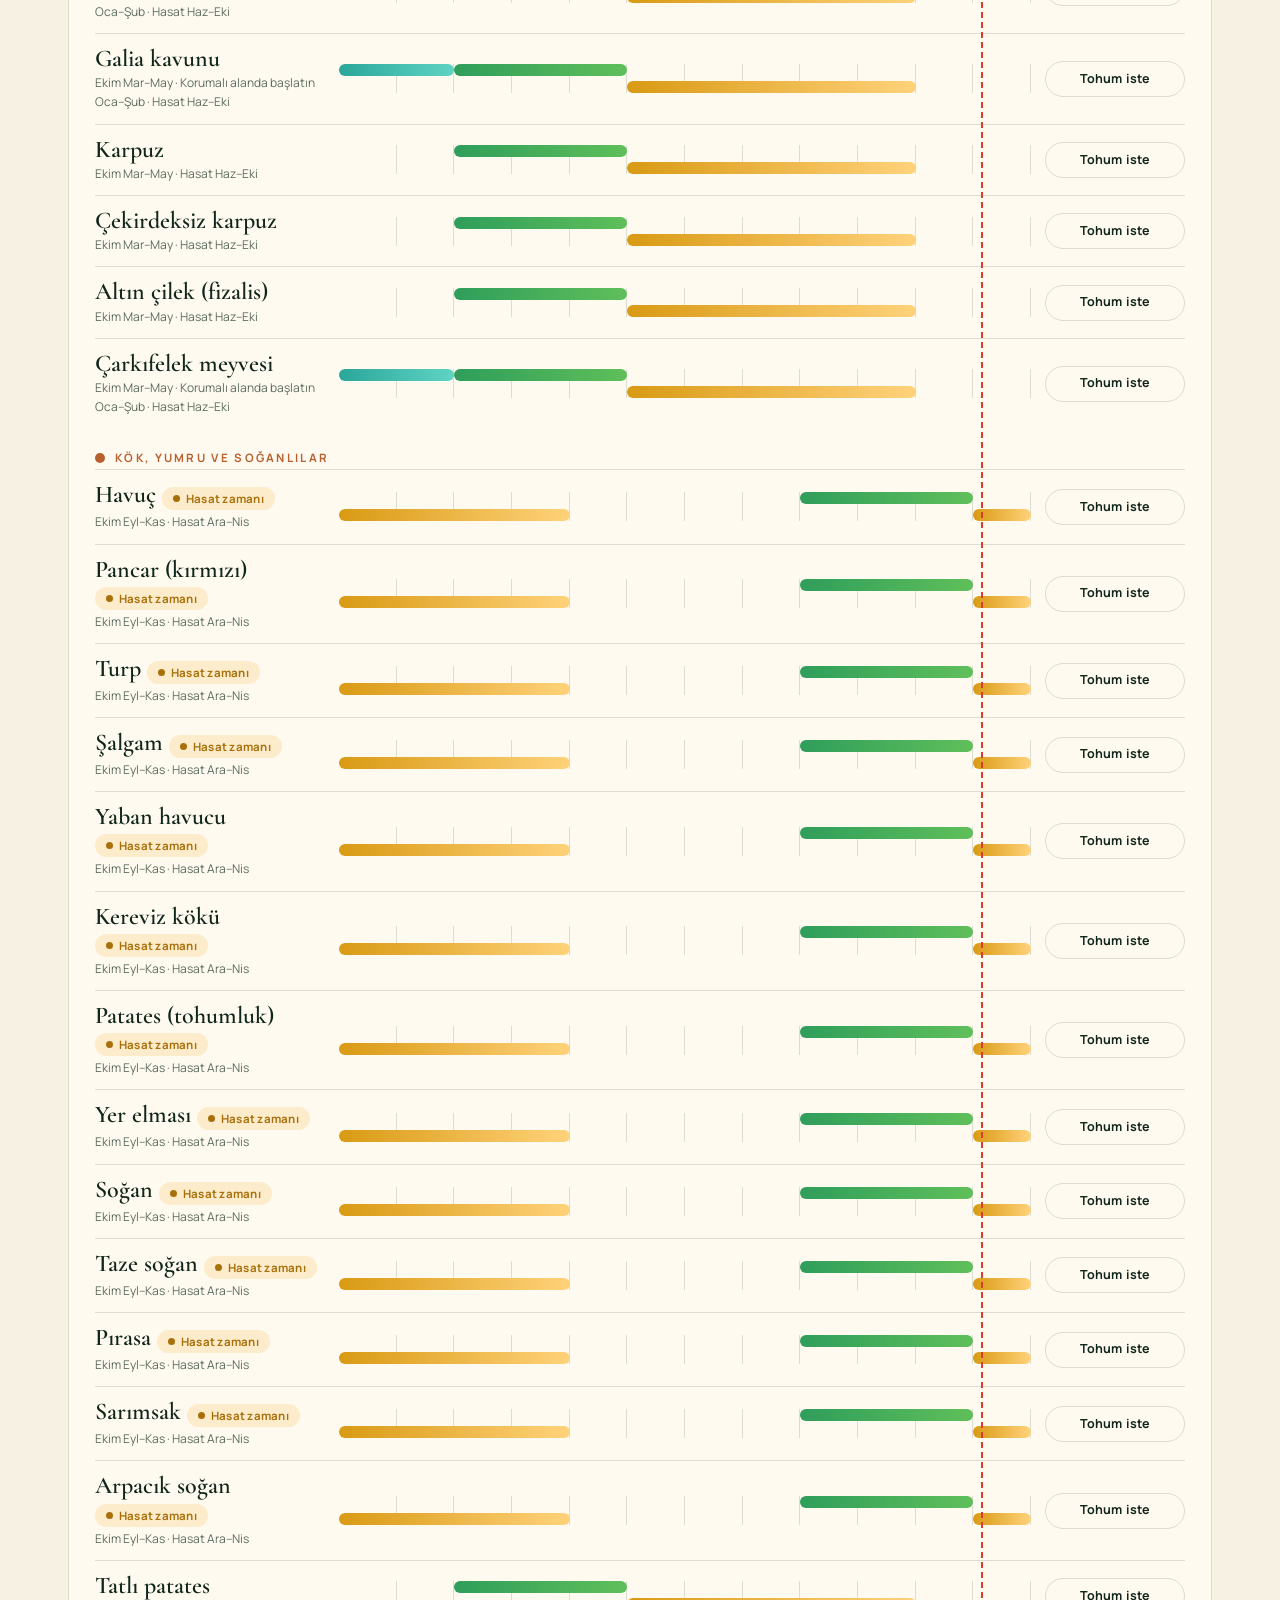
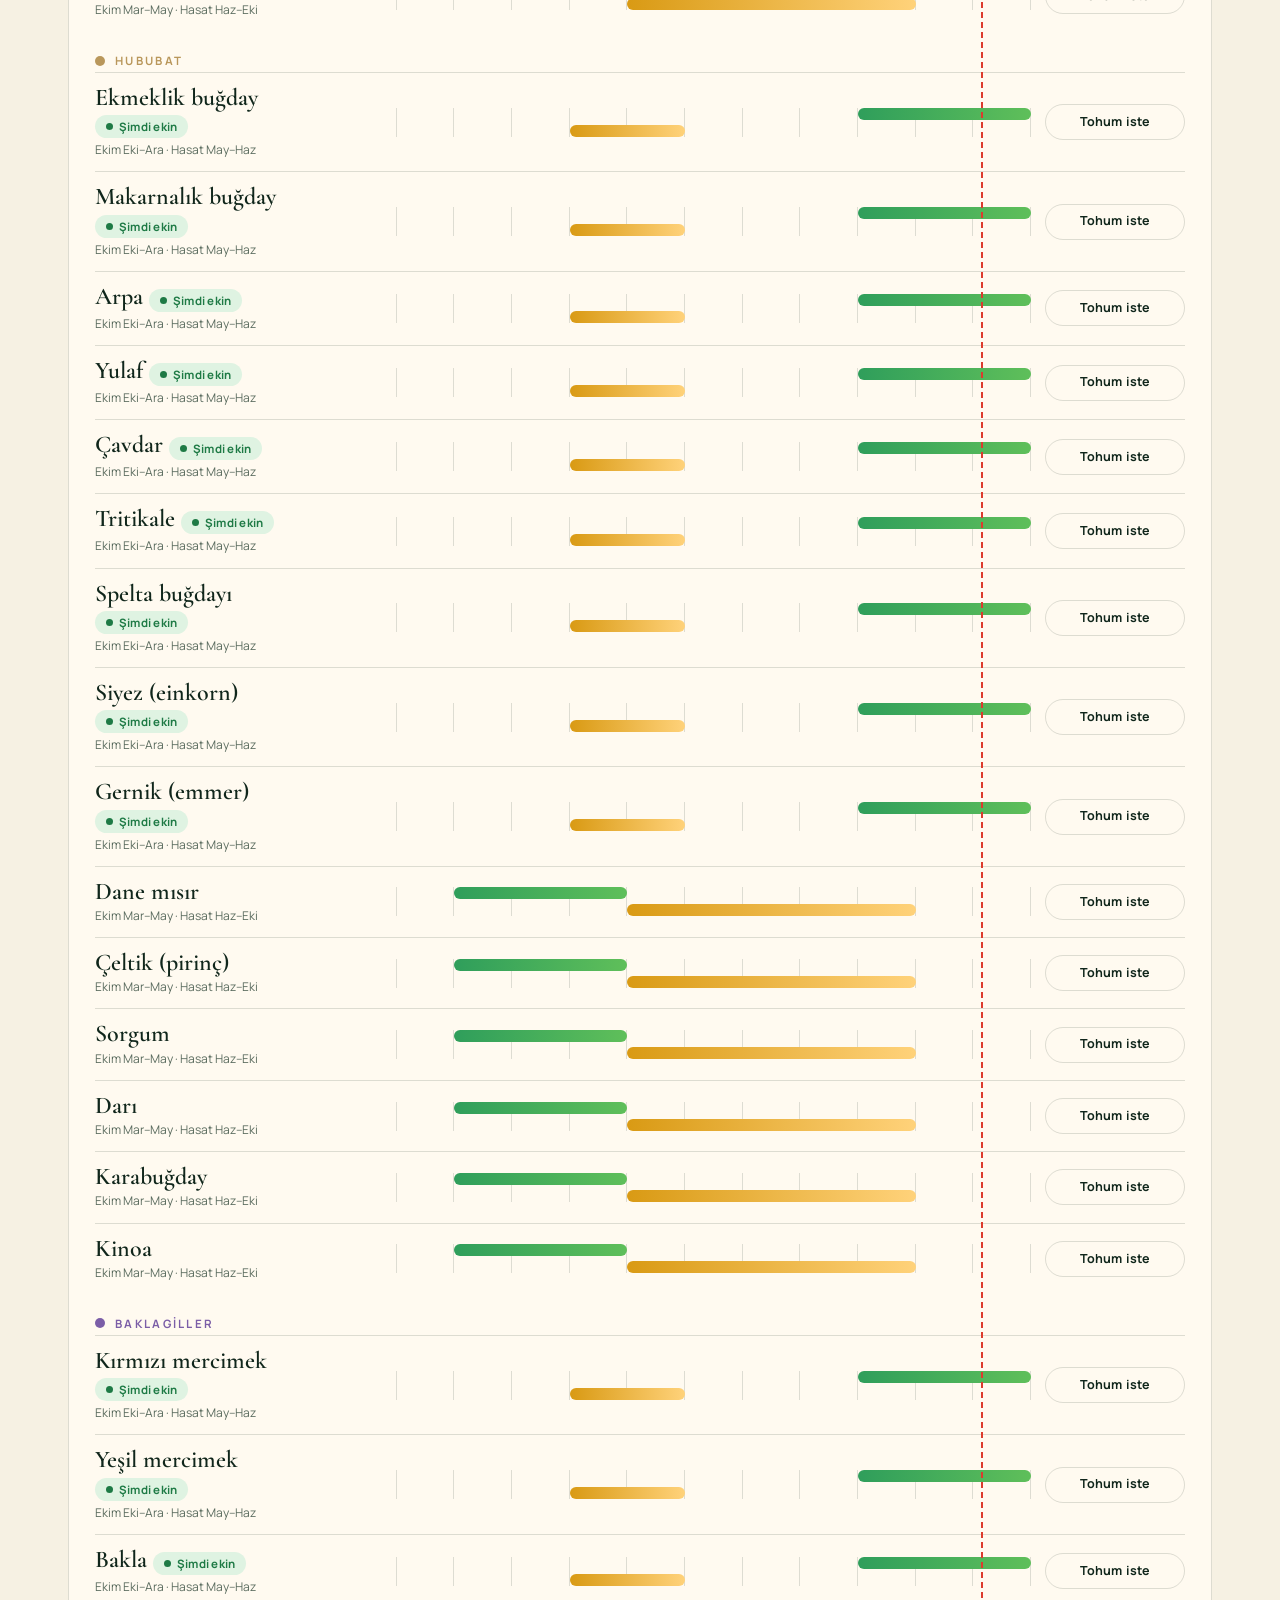
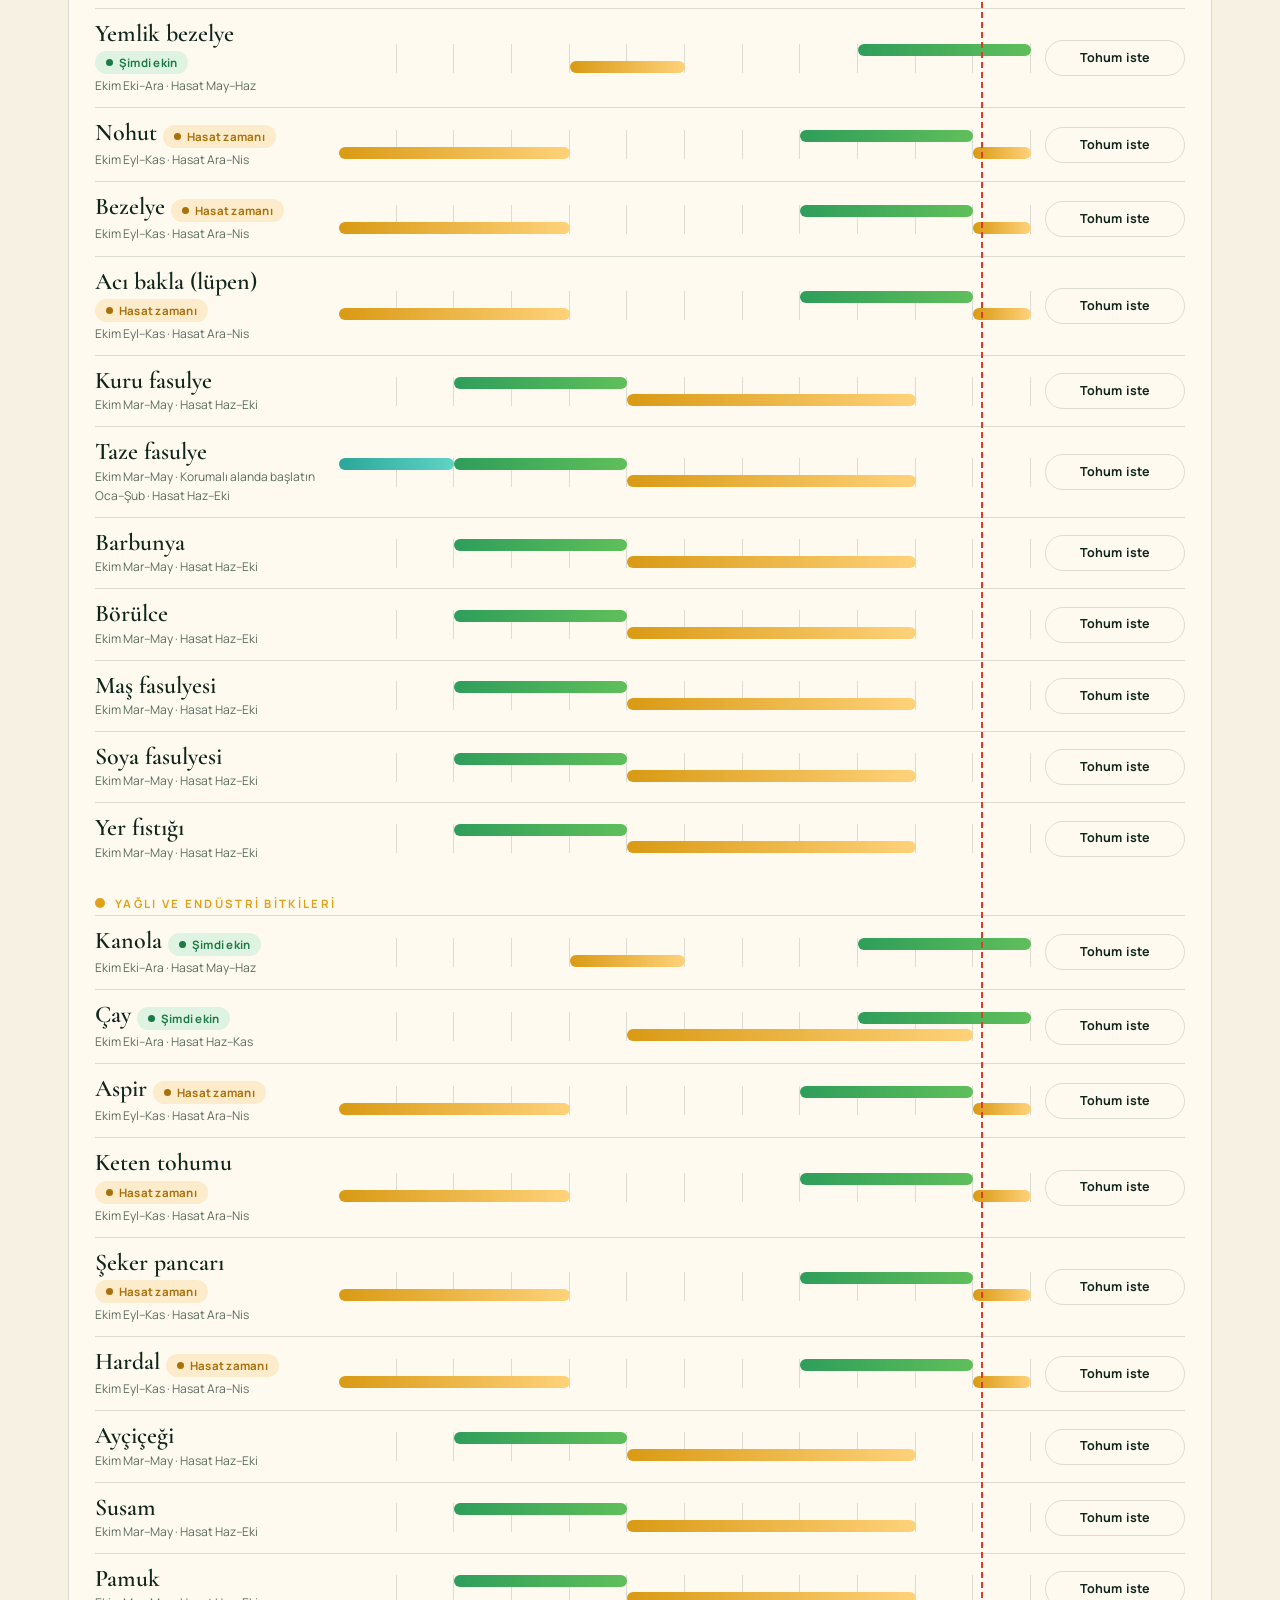
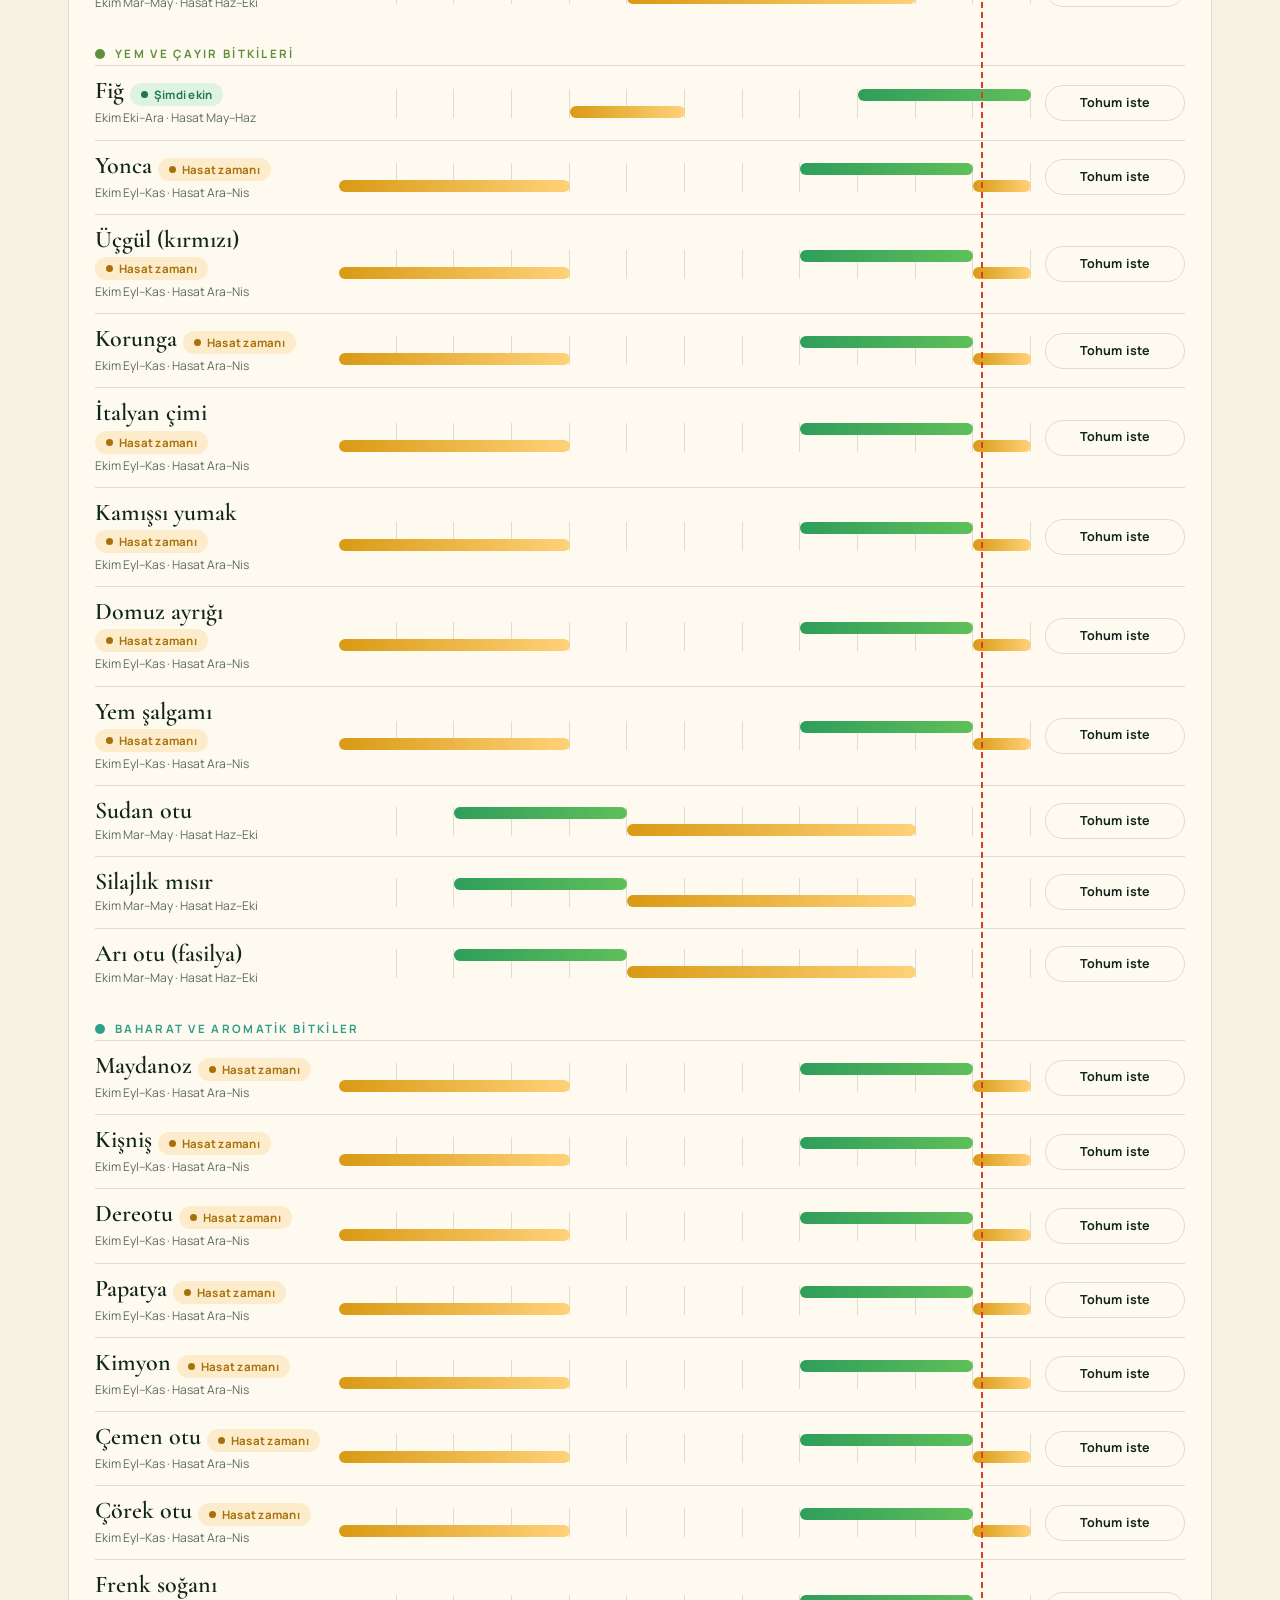
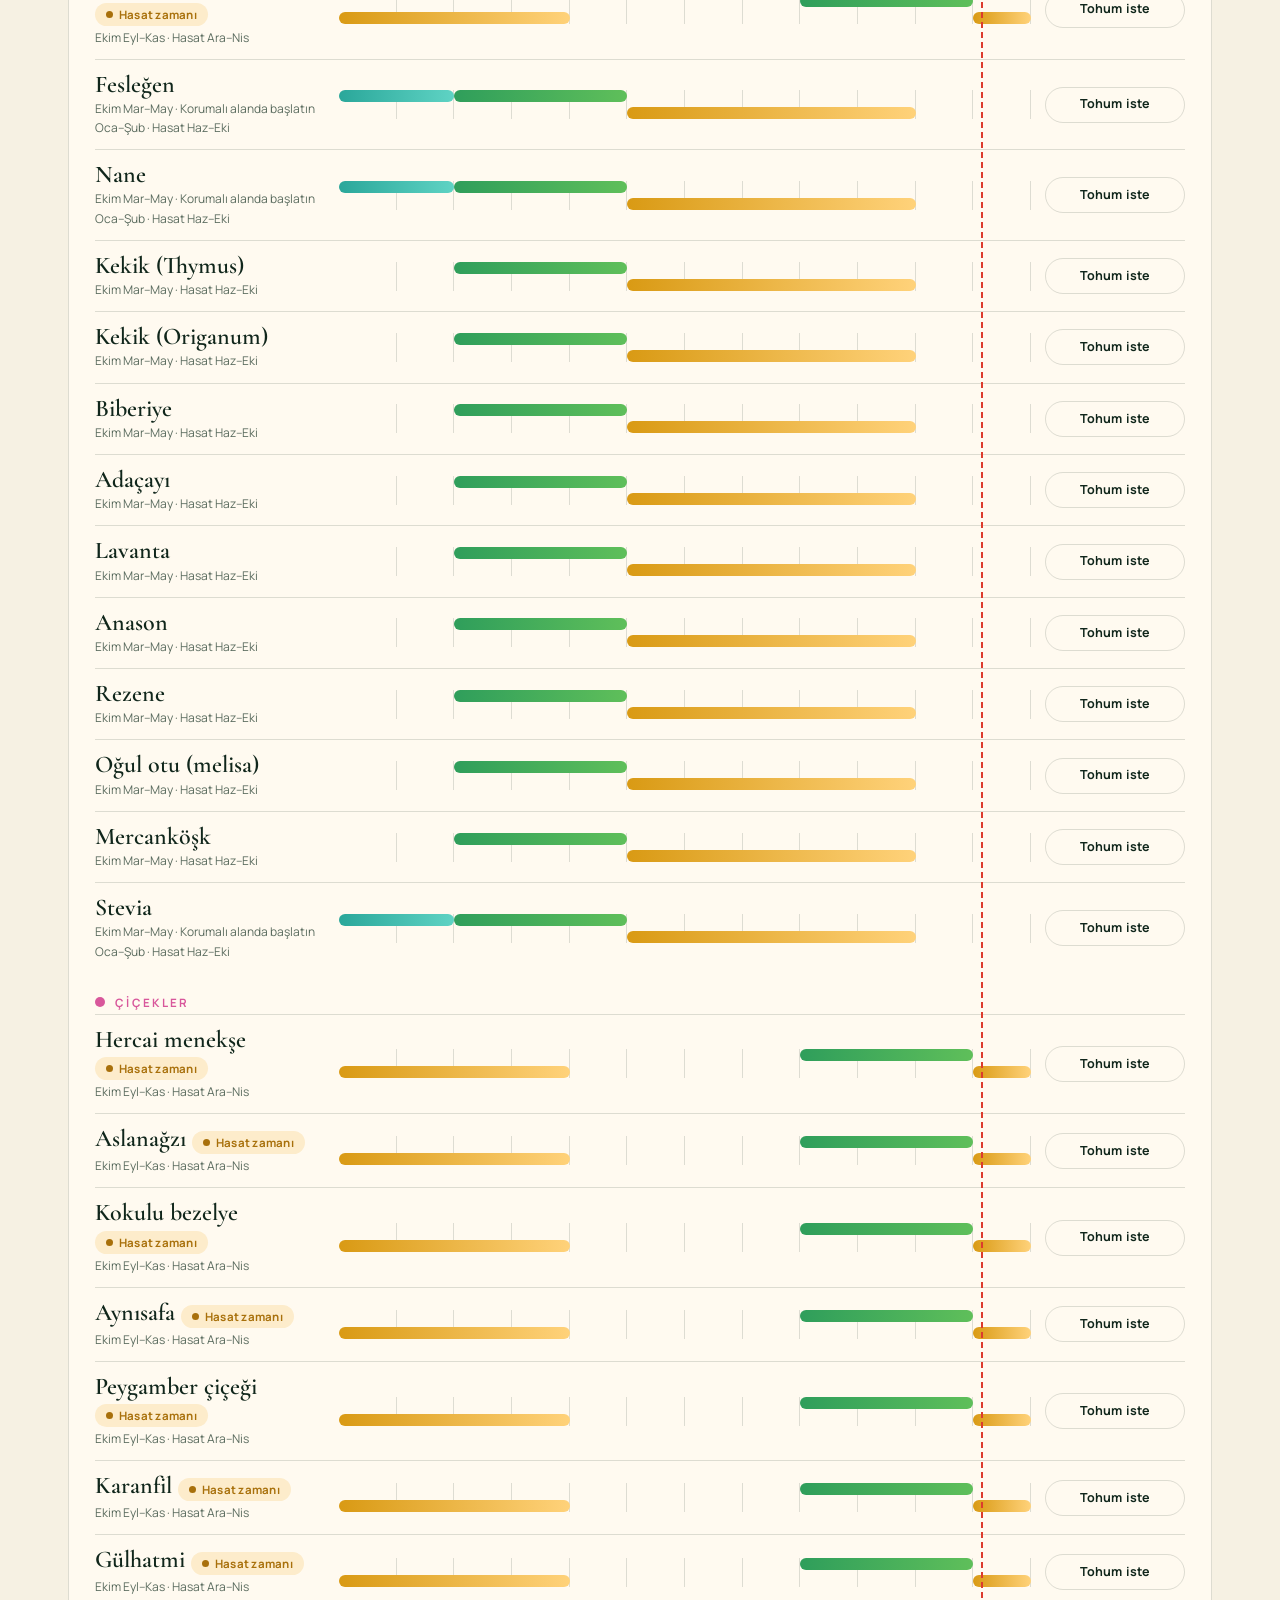
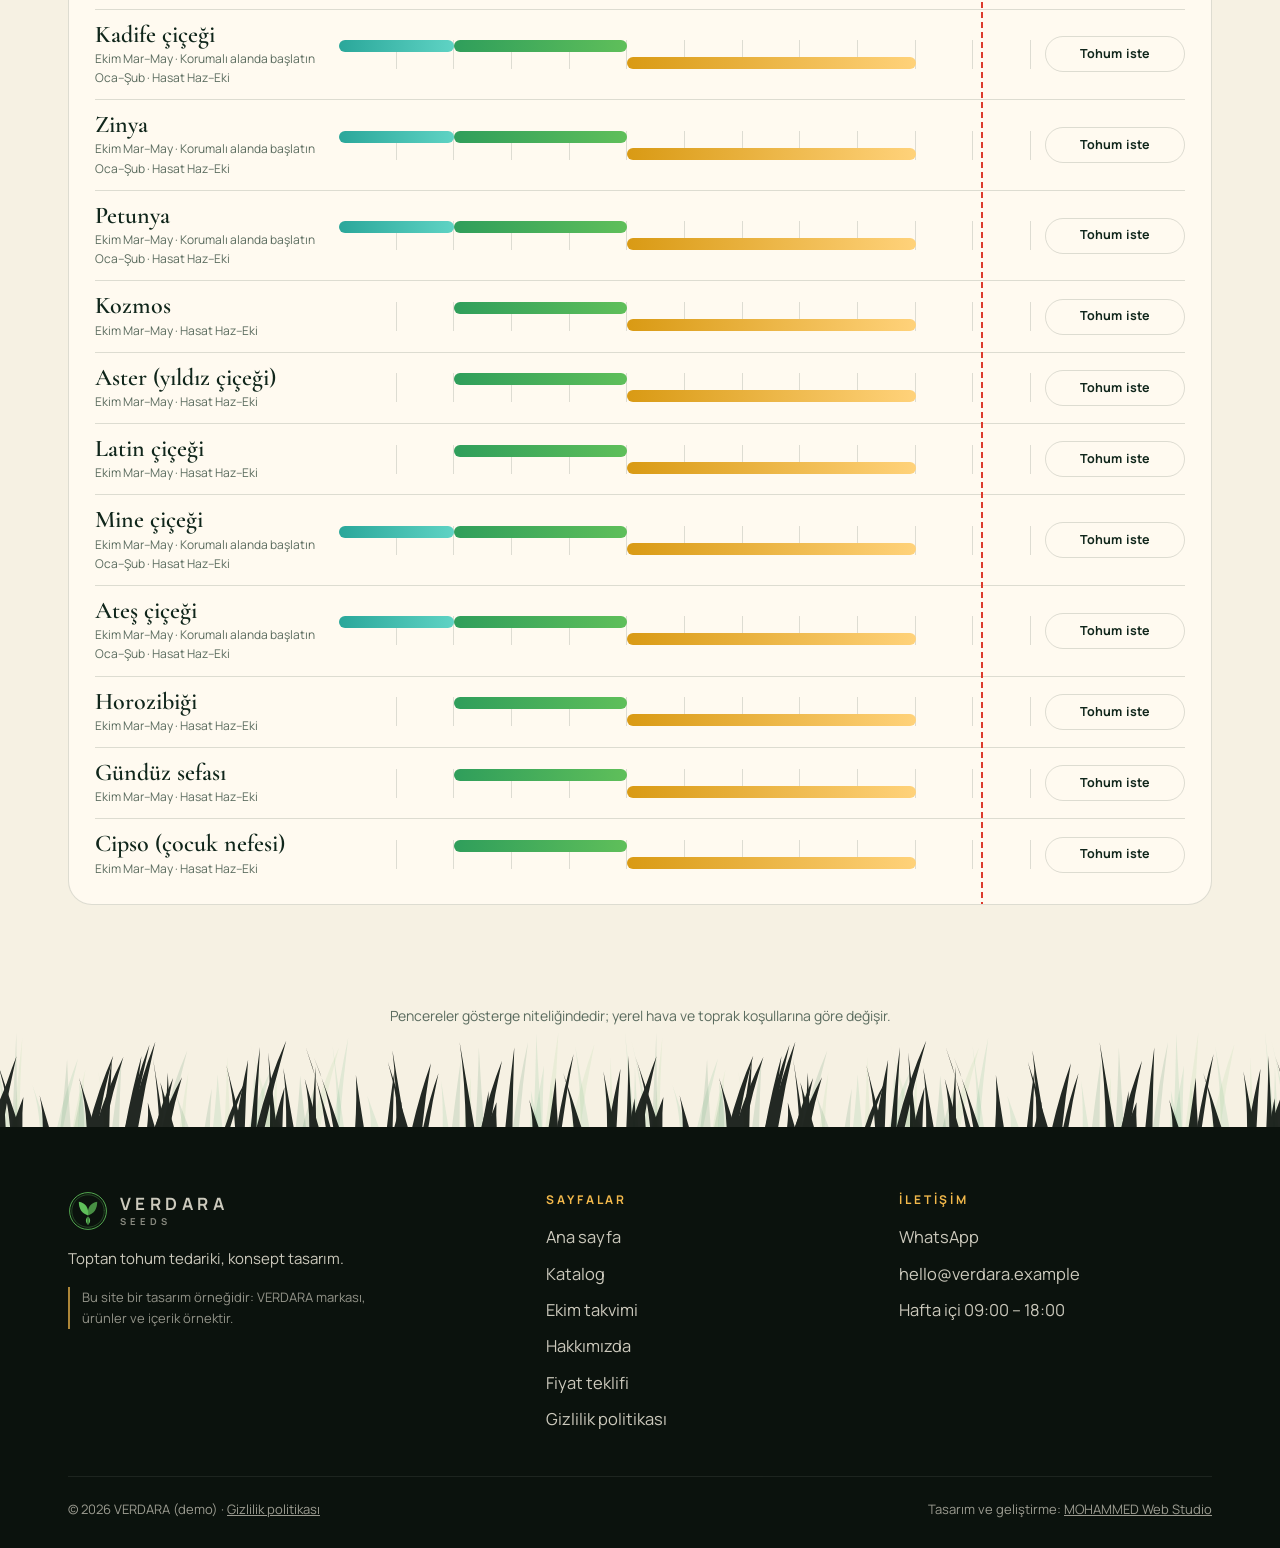
<file: calendar.html>
<!doctype html>
<html lang="tr" dir="ltr">
<head>
<meta charset="utf-8">
<meta name="viewport" content="width=device-width,initial-scale=1,maximum-scale=1,user-scalable=no,viewport-fit=cover">
<title>Ekim takvimi | VERDARA</title>
<meta name="description" content="VERDARA ekim takvimi.">
<meta name="color-scheme" content="only light">
<meta name="supported-color-schemes" content="light">
<meta name="darkreader-lock">
<style>html{color-scheme:only light;forced-color-adjust:none;background:#f6f1e3}</style>
<meta name="robots" content="noindex,nofollow">
<meta name="theme-color" content="#f6f1e3">
<link rel="icon" href="assets/favicon.svg" type="image/svg+xml">
<link rel="stylesheet" href="css/fonts.css?v=10192019">
<link rel="stylesheet" href="css/style.css?v=10192019">
<script type="importmap">{"imports":{"three":"./js/vendor/three.module.min.js"}}</script>
</head>
<body data-page="calendar">
<div id="hdr"></div>
<main id="main">
  <section class="calhead">
    <div class="wrap">
      <p class="k" style="font:800 12px var(--sans);letter-spacing:.3em;text-transform:uppercase;color:var(--leaf2)" data-i18n="cal.k"></p>
      <h1 data-i18n="cal.t"></h1>
      <p class="lead" style="color:var(--mut);max-width:60ch;font-size:18px" data-i18n="cal.p"></p>
      <div class="ctl">
        <div><h3 data-i18n="cal.zone"></h3><div class="chips" id="zones"></div></div>
        <div><h3 data-i18n="cat.groups"></h3><select class="fsel" id="grp" style="min-width:230px"></select></div>
        <div><h3 data-i18n="ss.preview"></h3><select class="fsel" id="cmon" style="min-width:190px"></select></div>
        <div><h3>&nbsp;</h3><button class="chip big" id="cact" type="button" aria-pressed="false" data-i18n="cal.act"></button></div>
        <div><h3 data-i18n="cat.crop"></h3><label class="csearch"><svg viewBox="0 0 24 24" fill="none" stroke="currentColor" stroke-width="2" stroke-linecap="round"><circle cx="11" cy="11" r="7"/><path d="M20 20l-3.5-3.5"/></svg><input id="cq" type="search" dir="auto" data-i18n-ph="cat.search" data-i18n-aria="cat.search" autocomplete="off"></label></div>
      </div>
    </div>
  </section>
  <div class="wrap">
    <div class="ctab" id="ctab"><div id="crows"></div><i class="today" id="today" hidden></i></div>
    <p class="calnote" data-i18n="cal.note"></p>
  </div>
</main>
<div id="ftr"></div>
<script type="module" src="js/layout.js?v=10192019"></script>
<script type="module" src="js/calendar.js?v=10192019"></script>
</body>
</html>
</file>
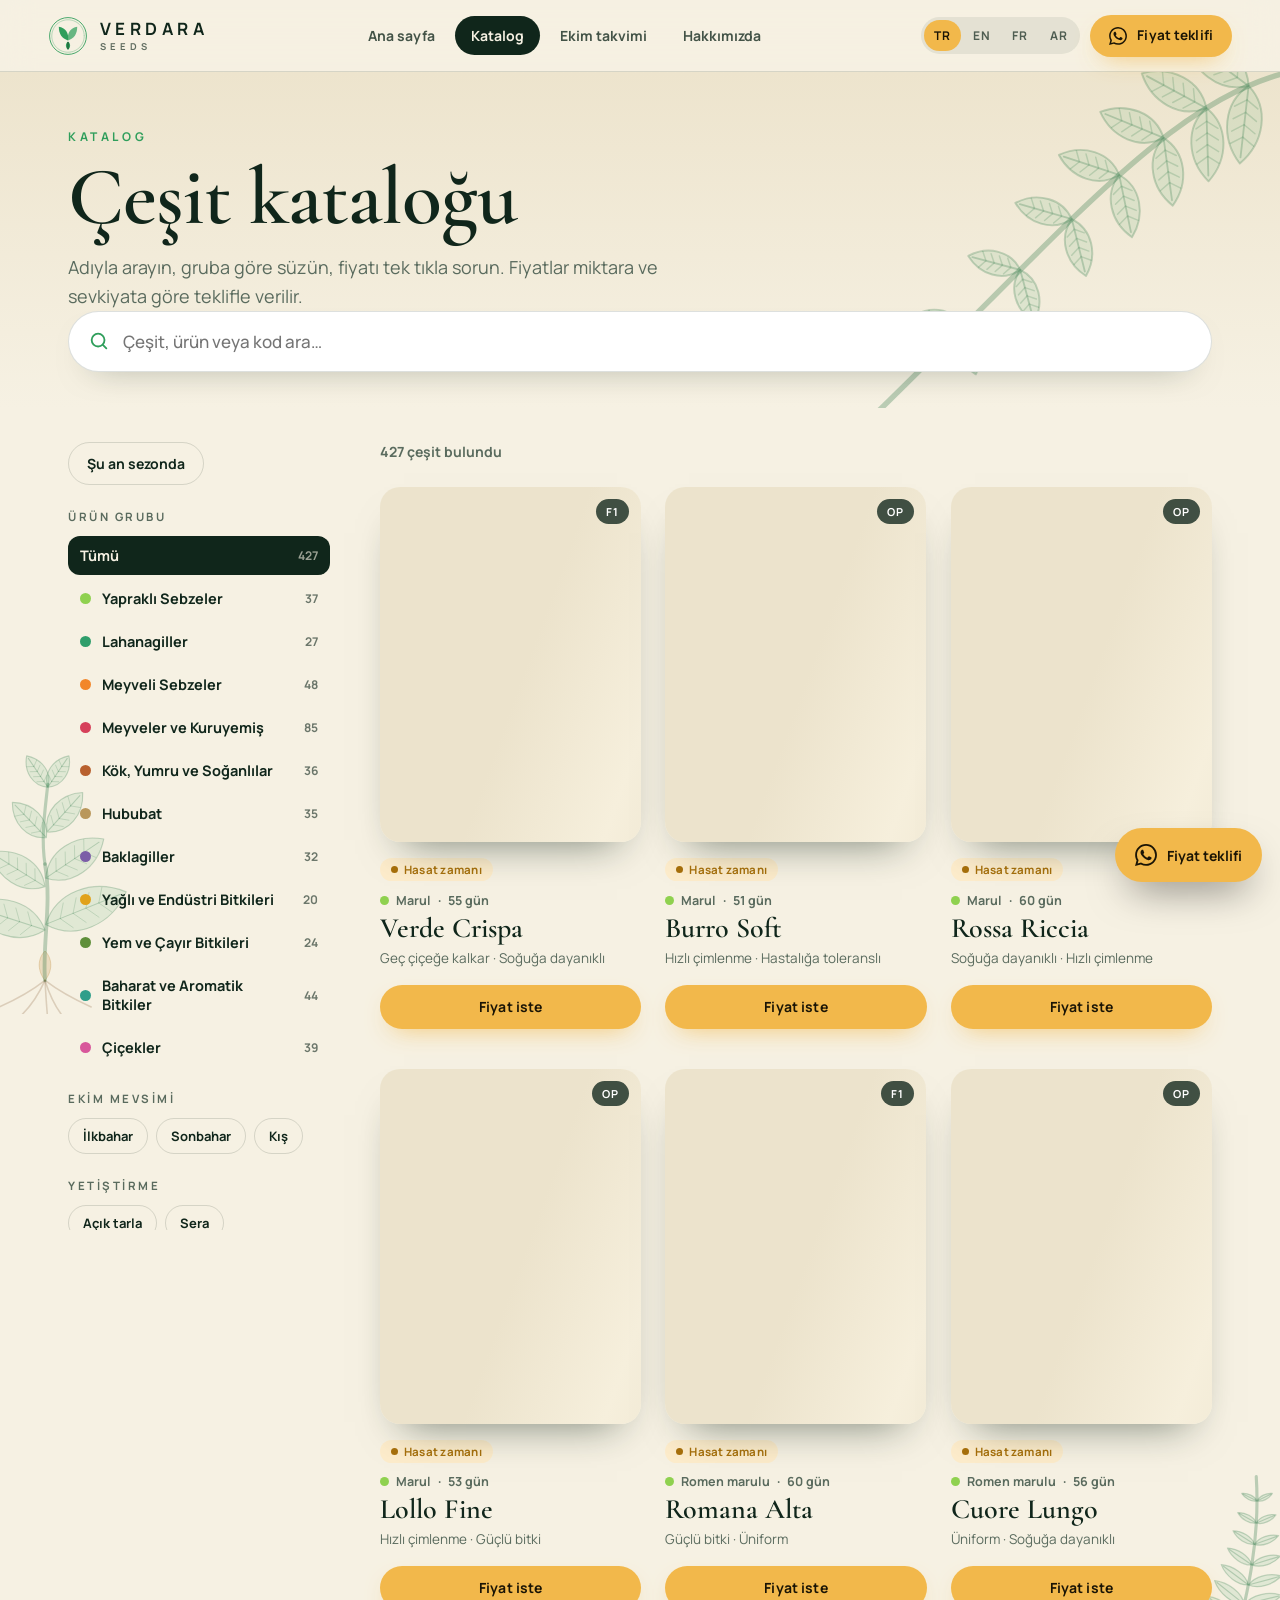
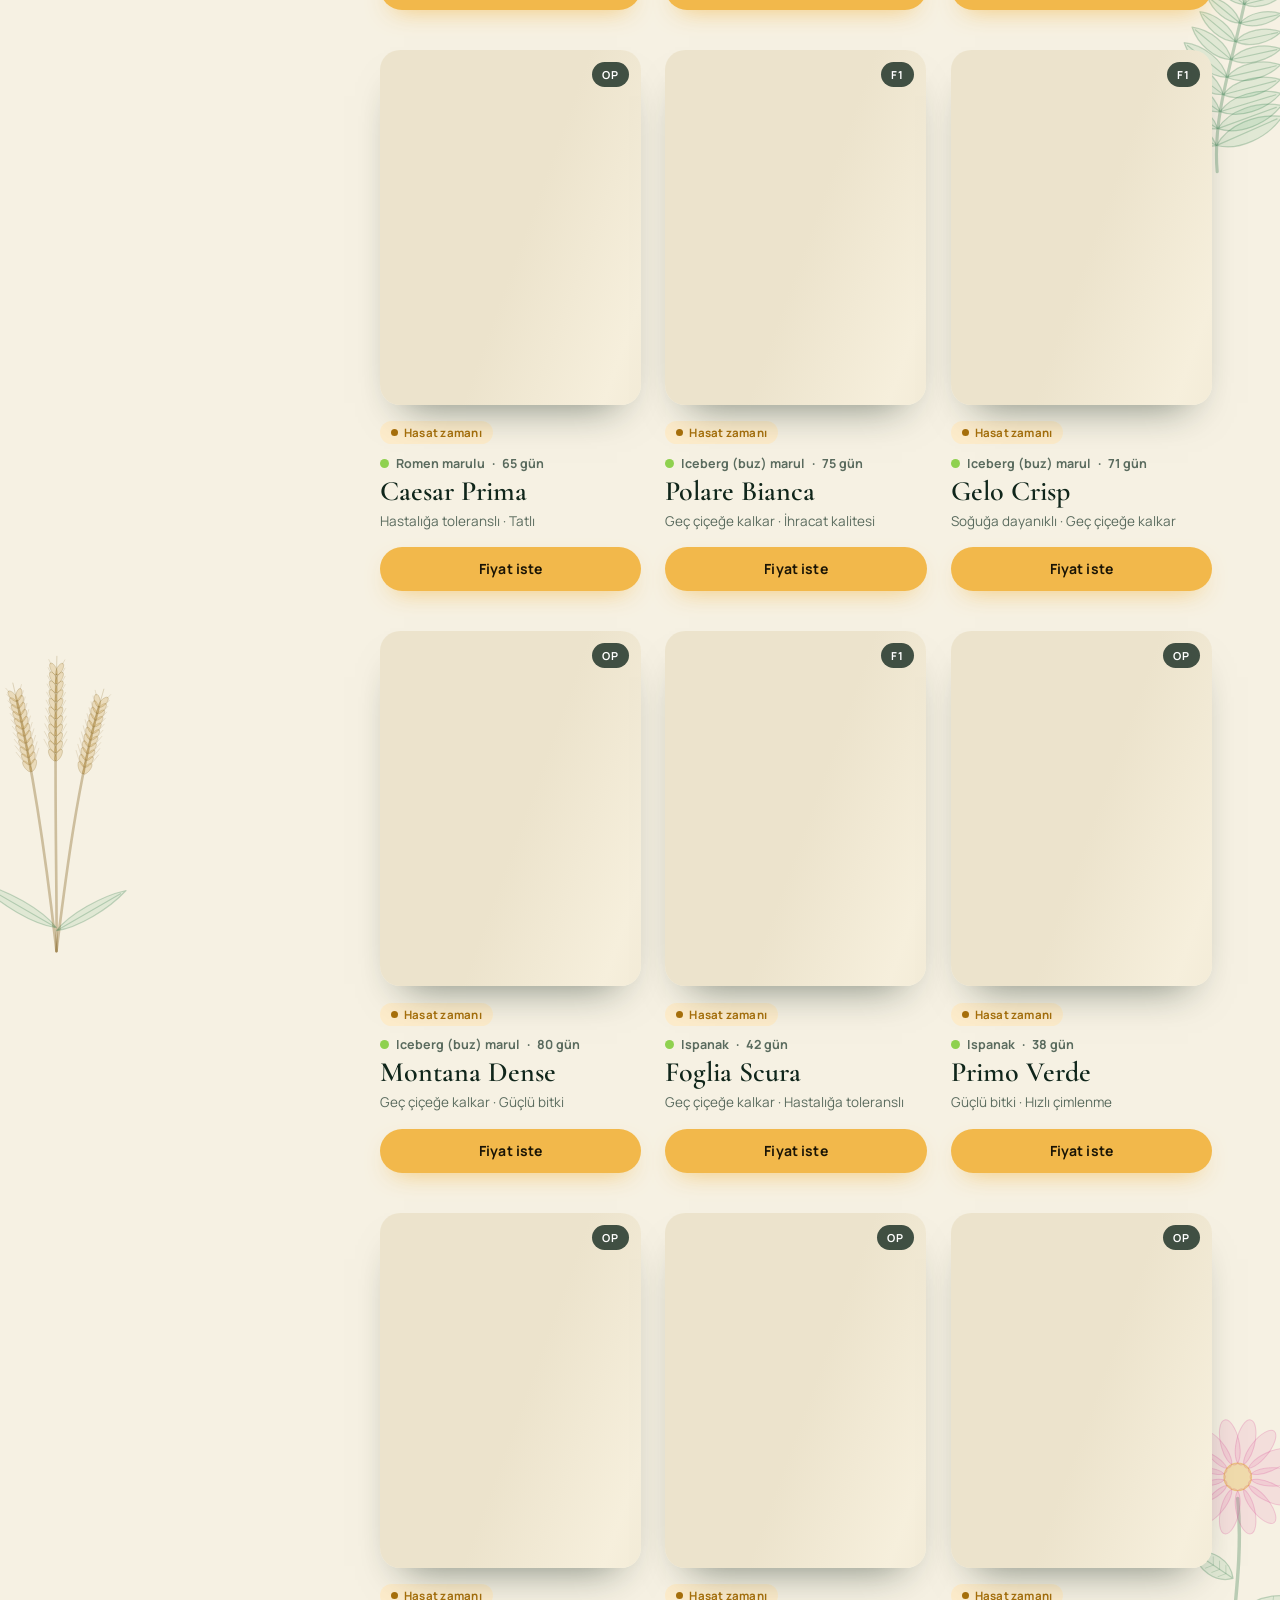
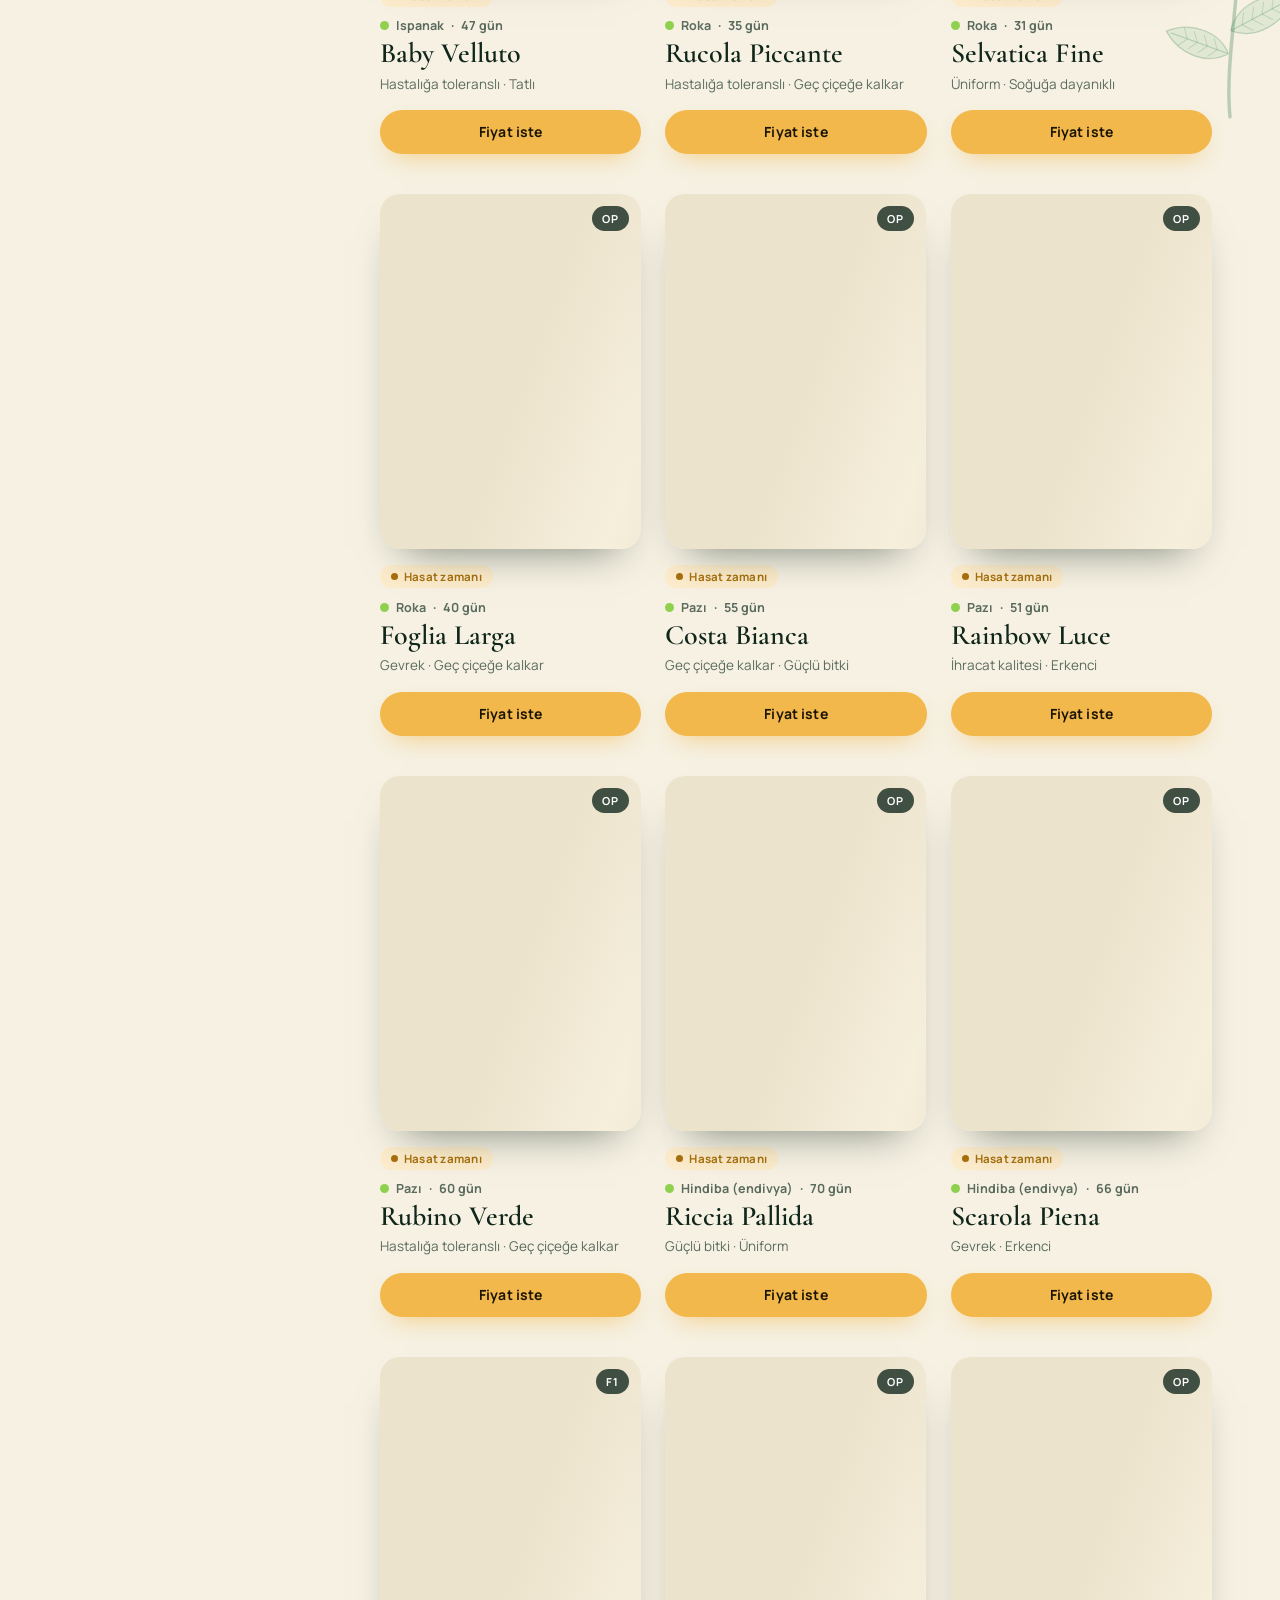
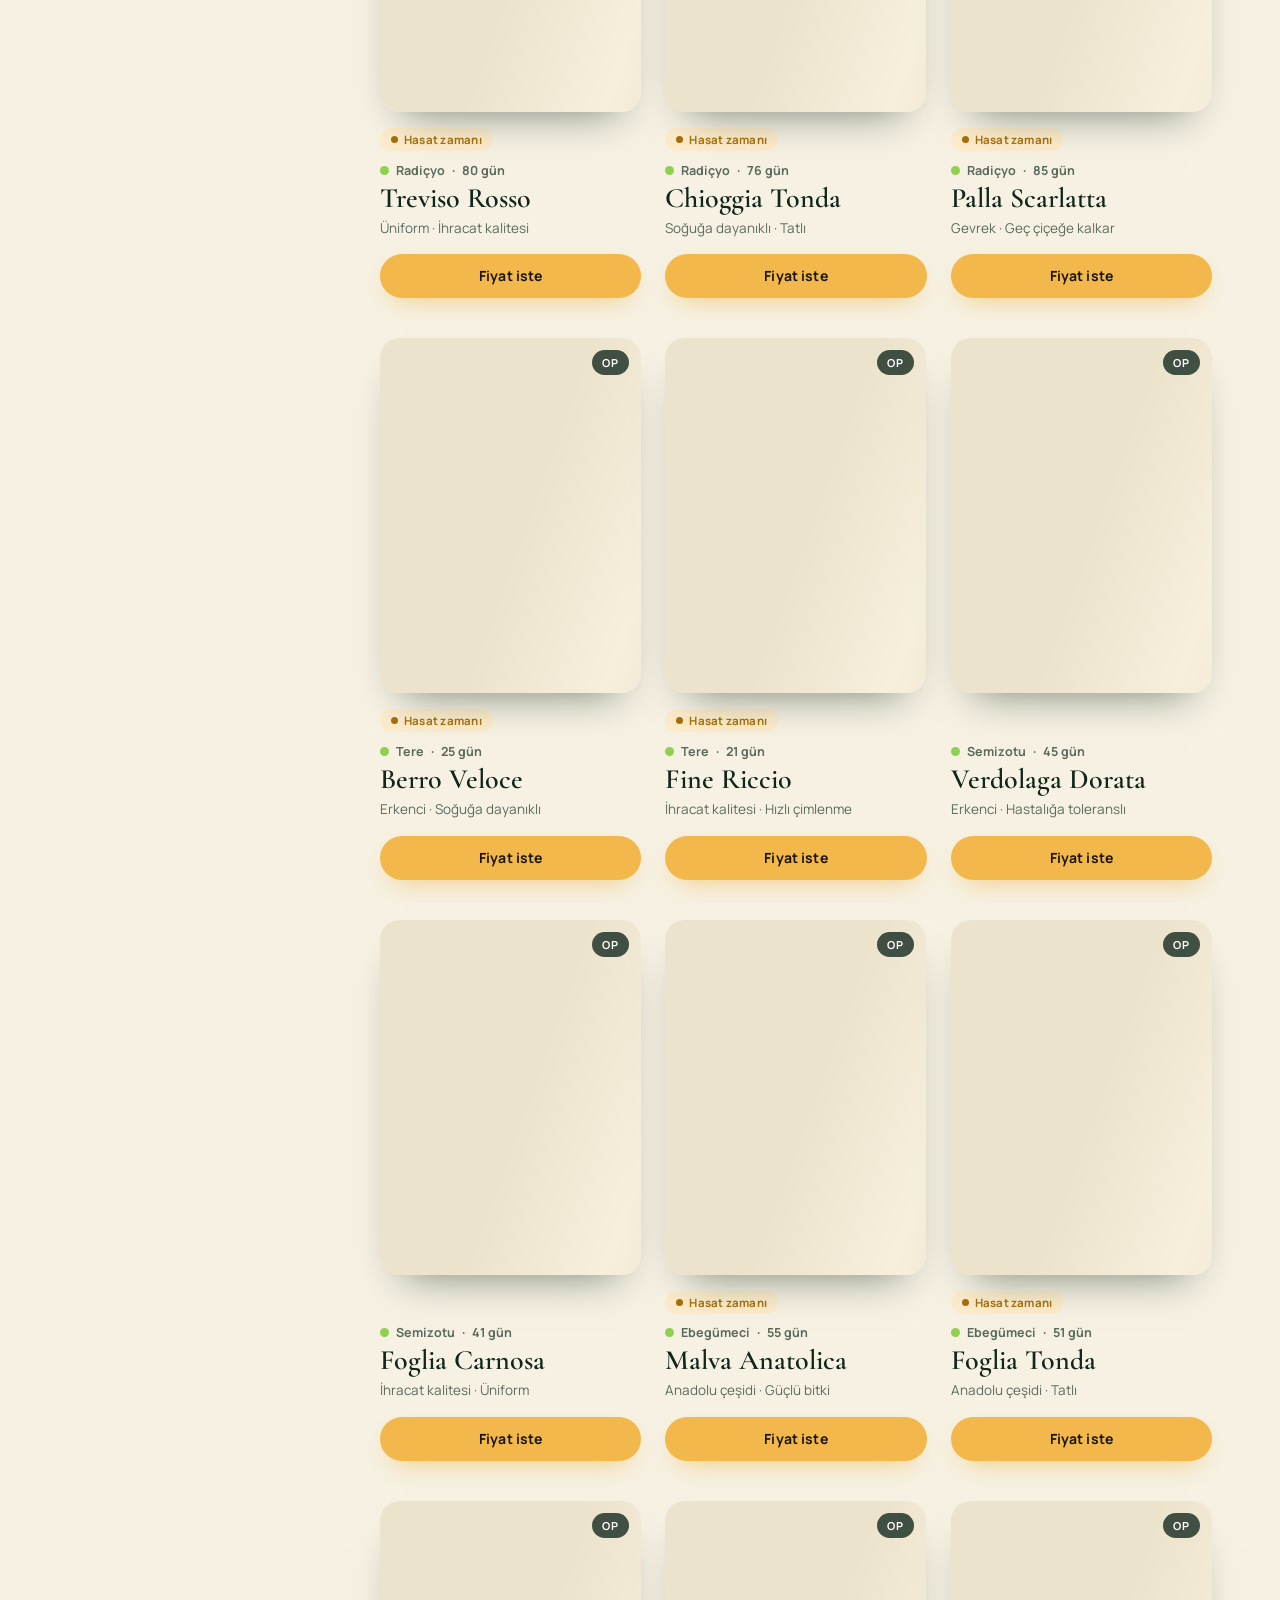
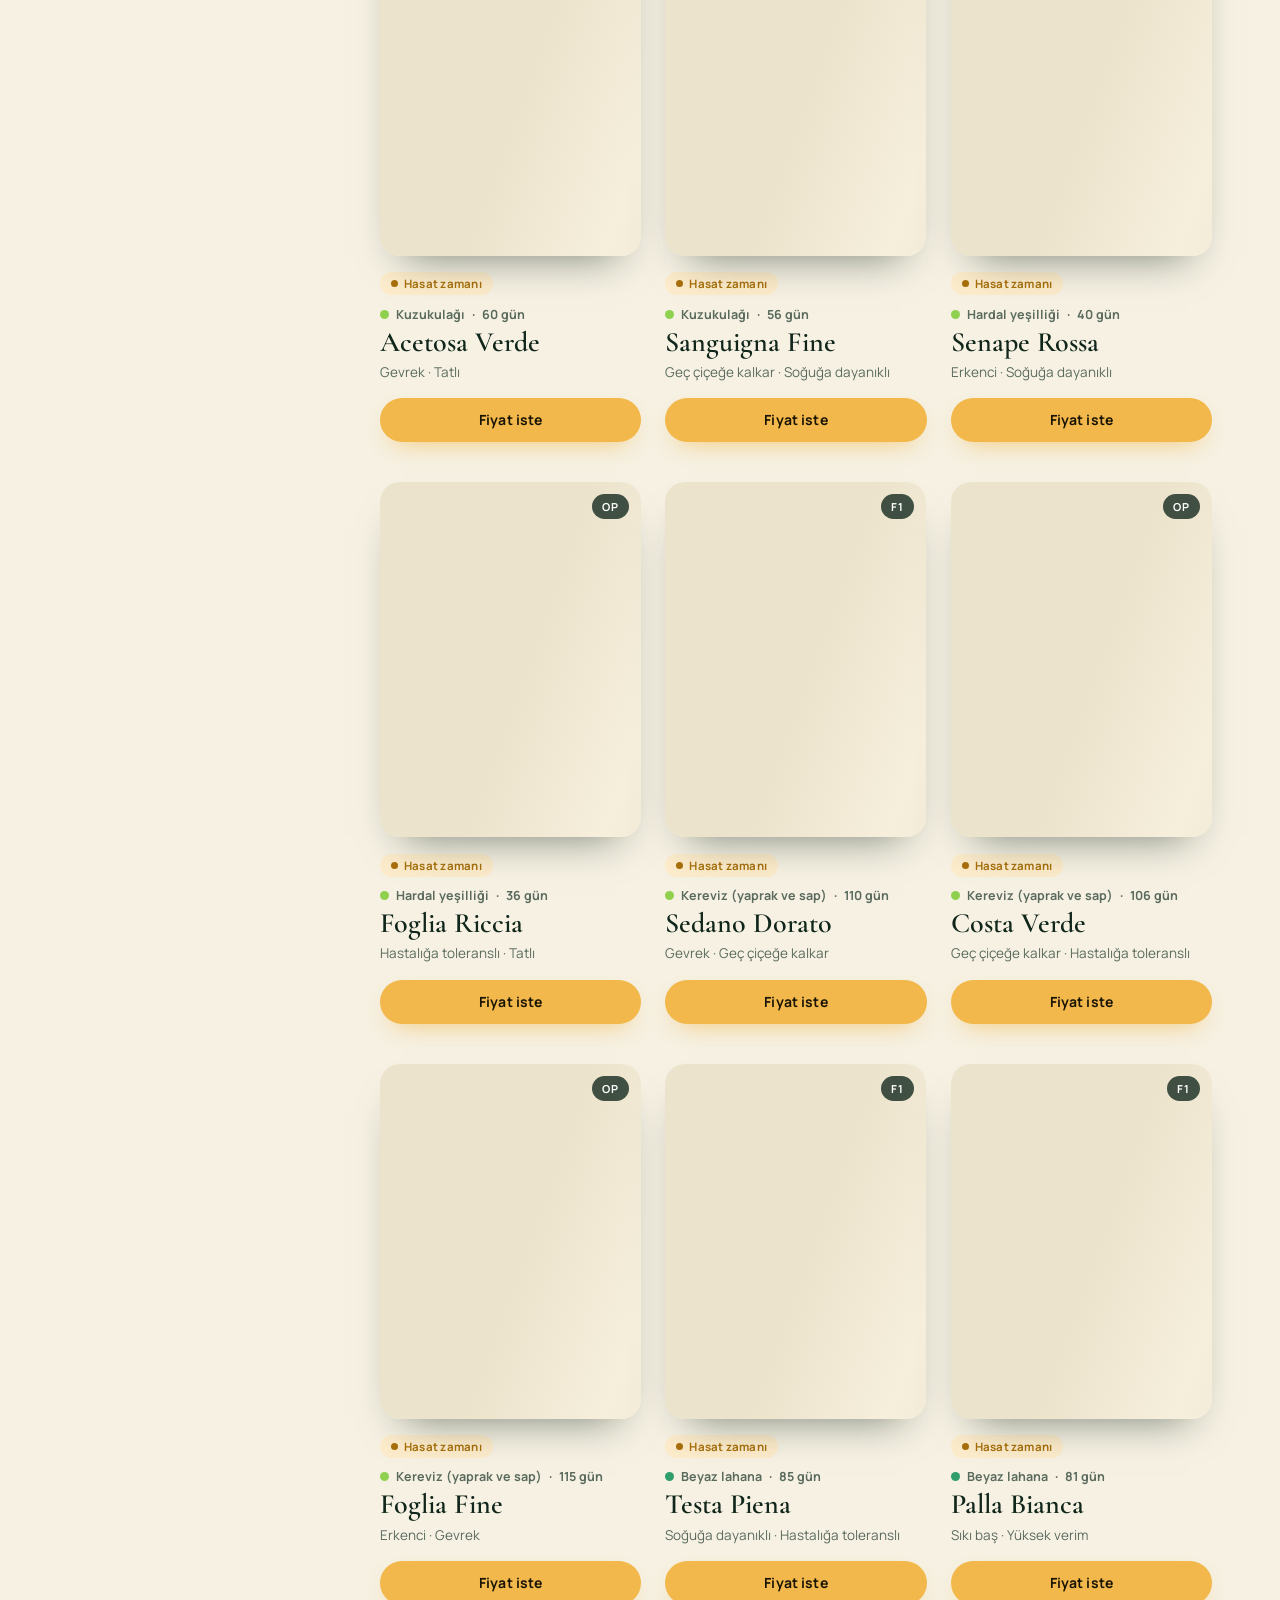
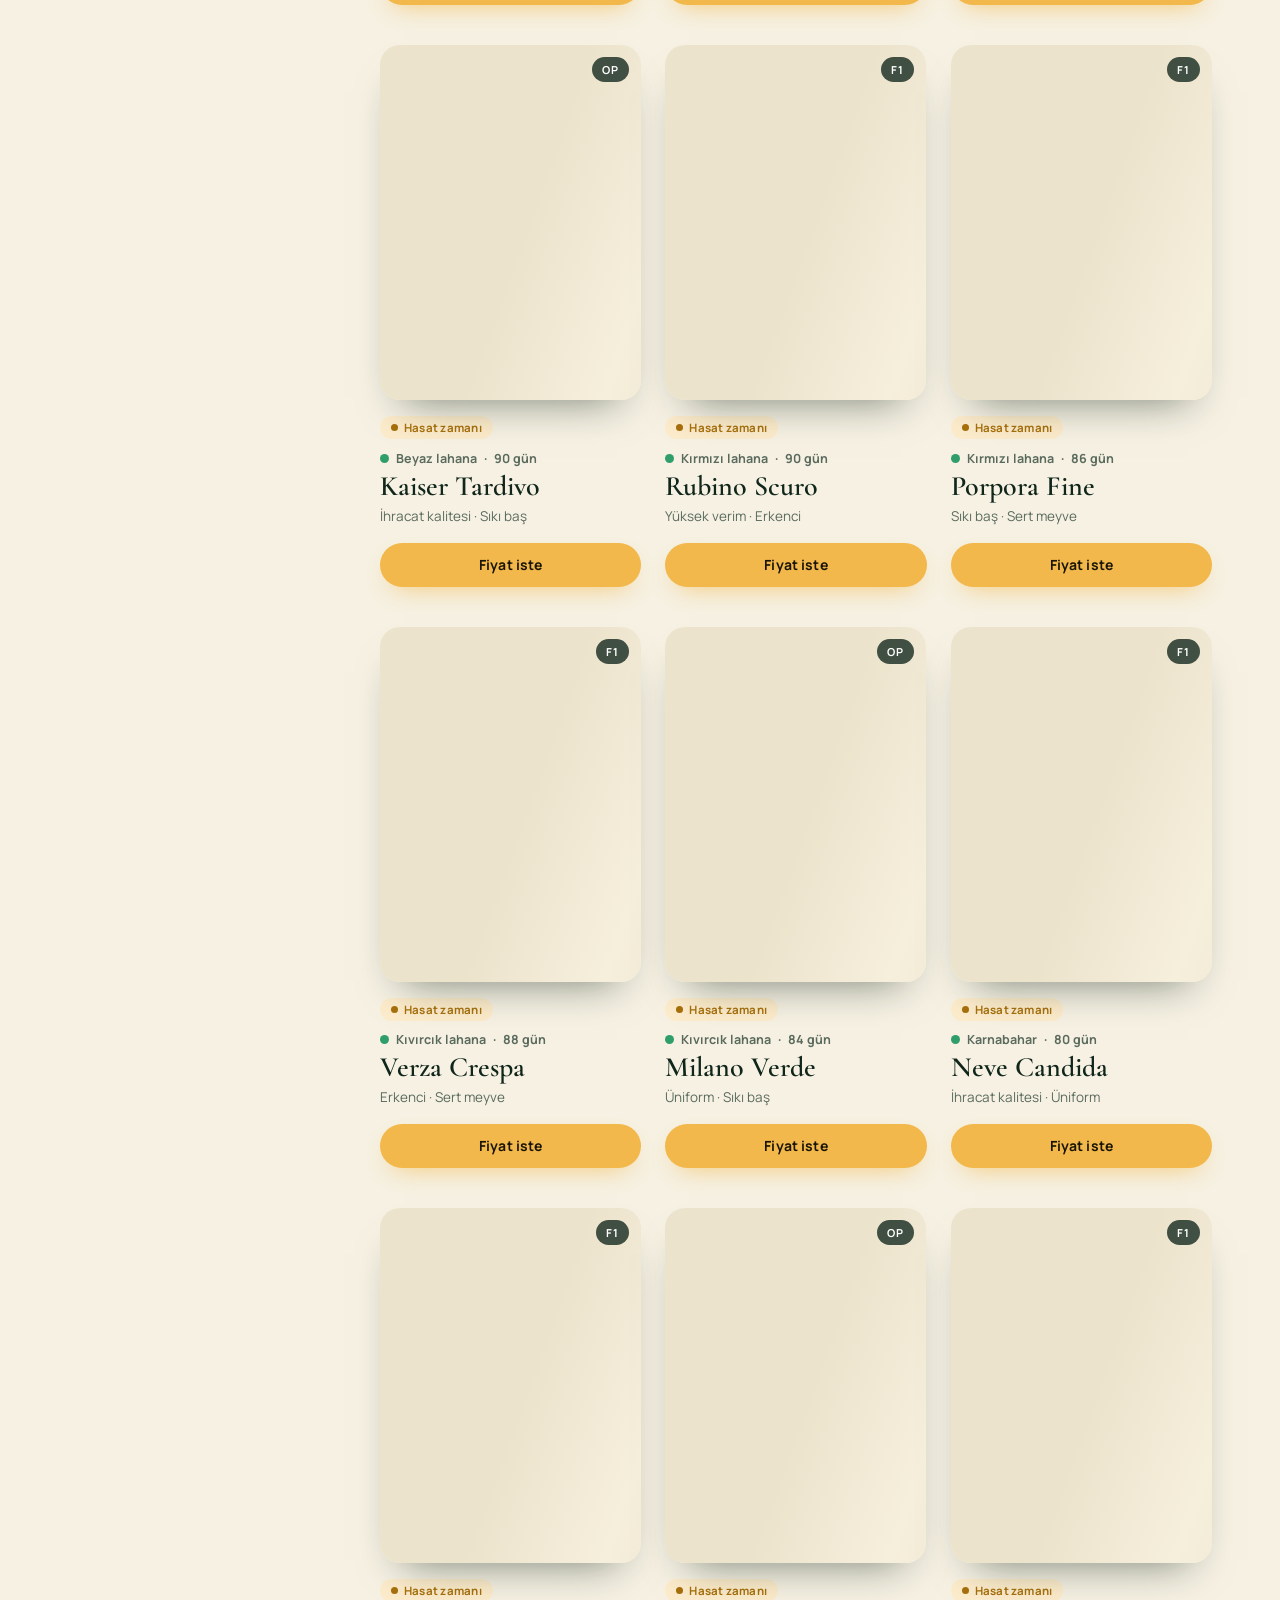
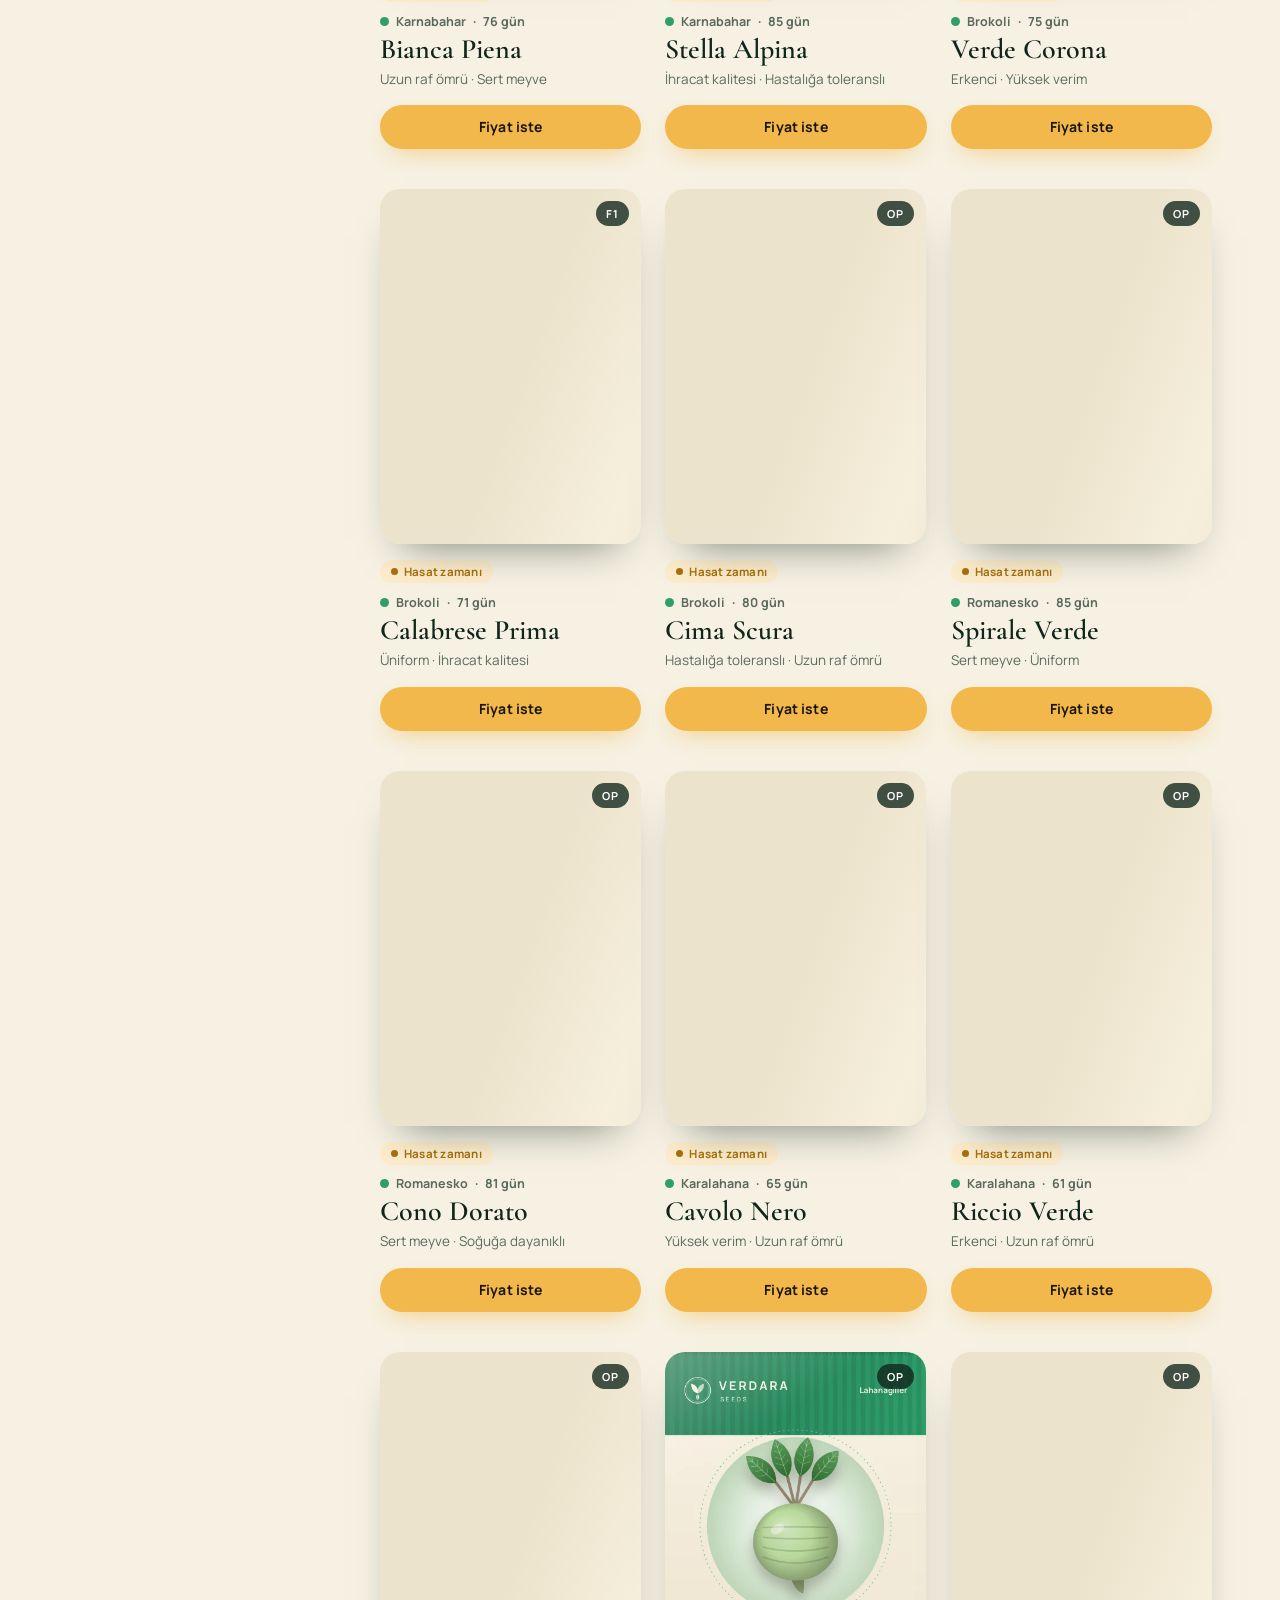
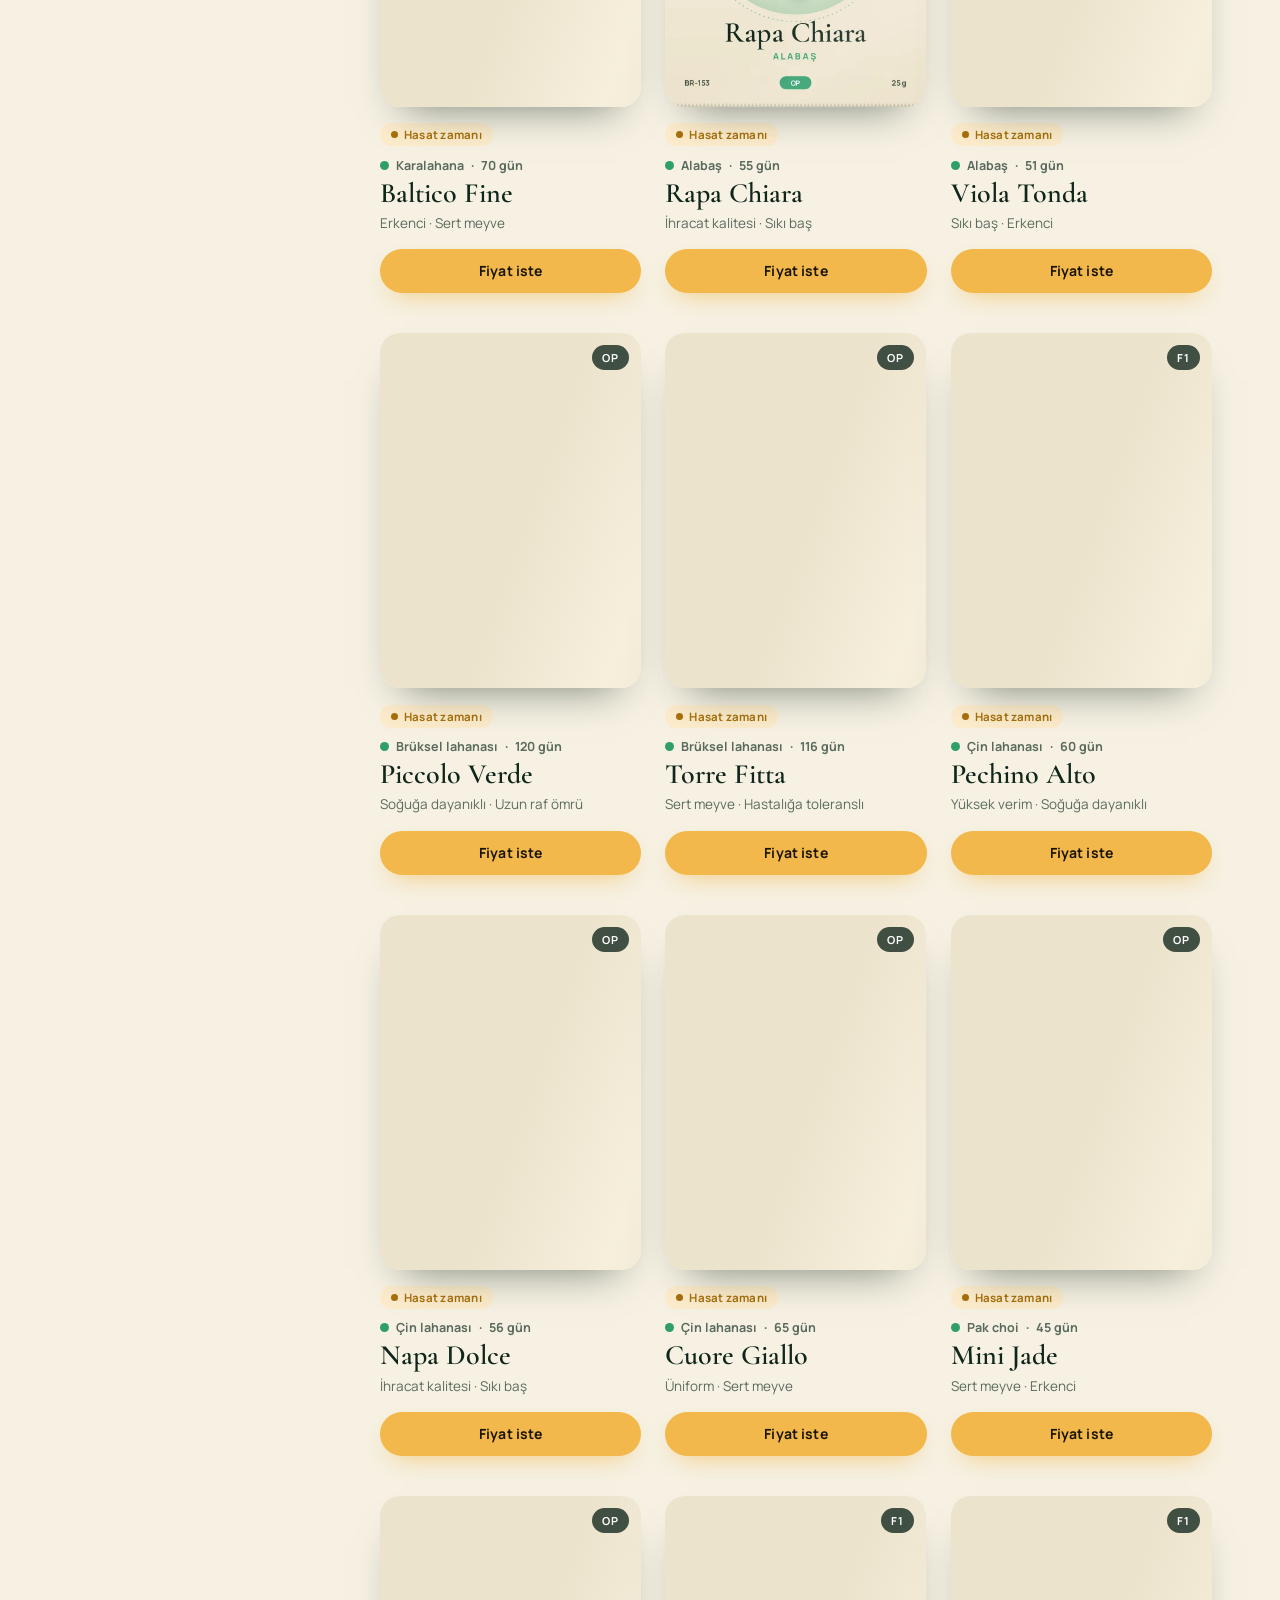
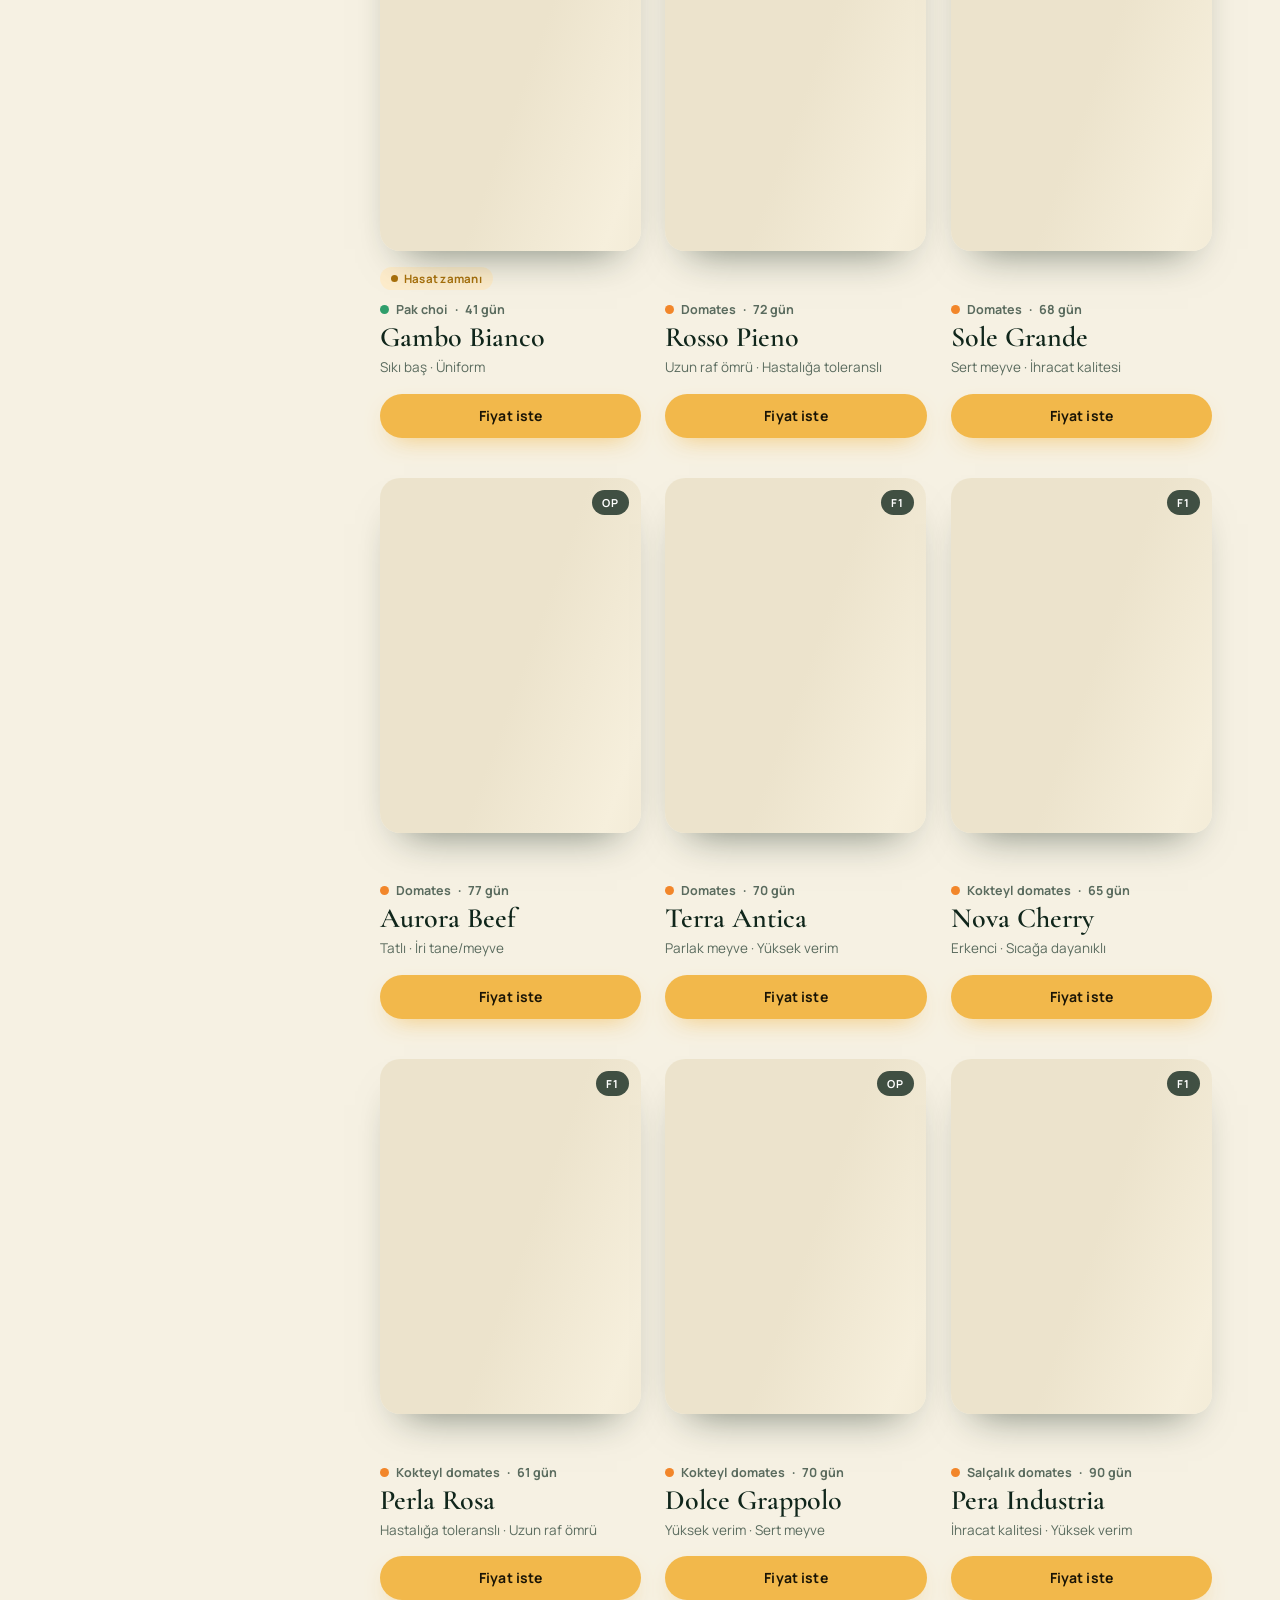
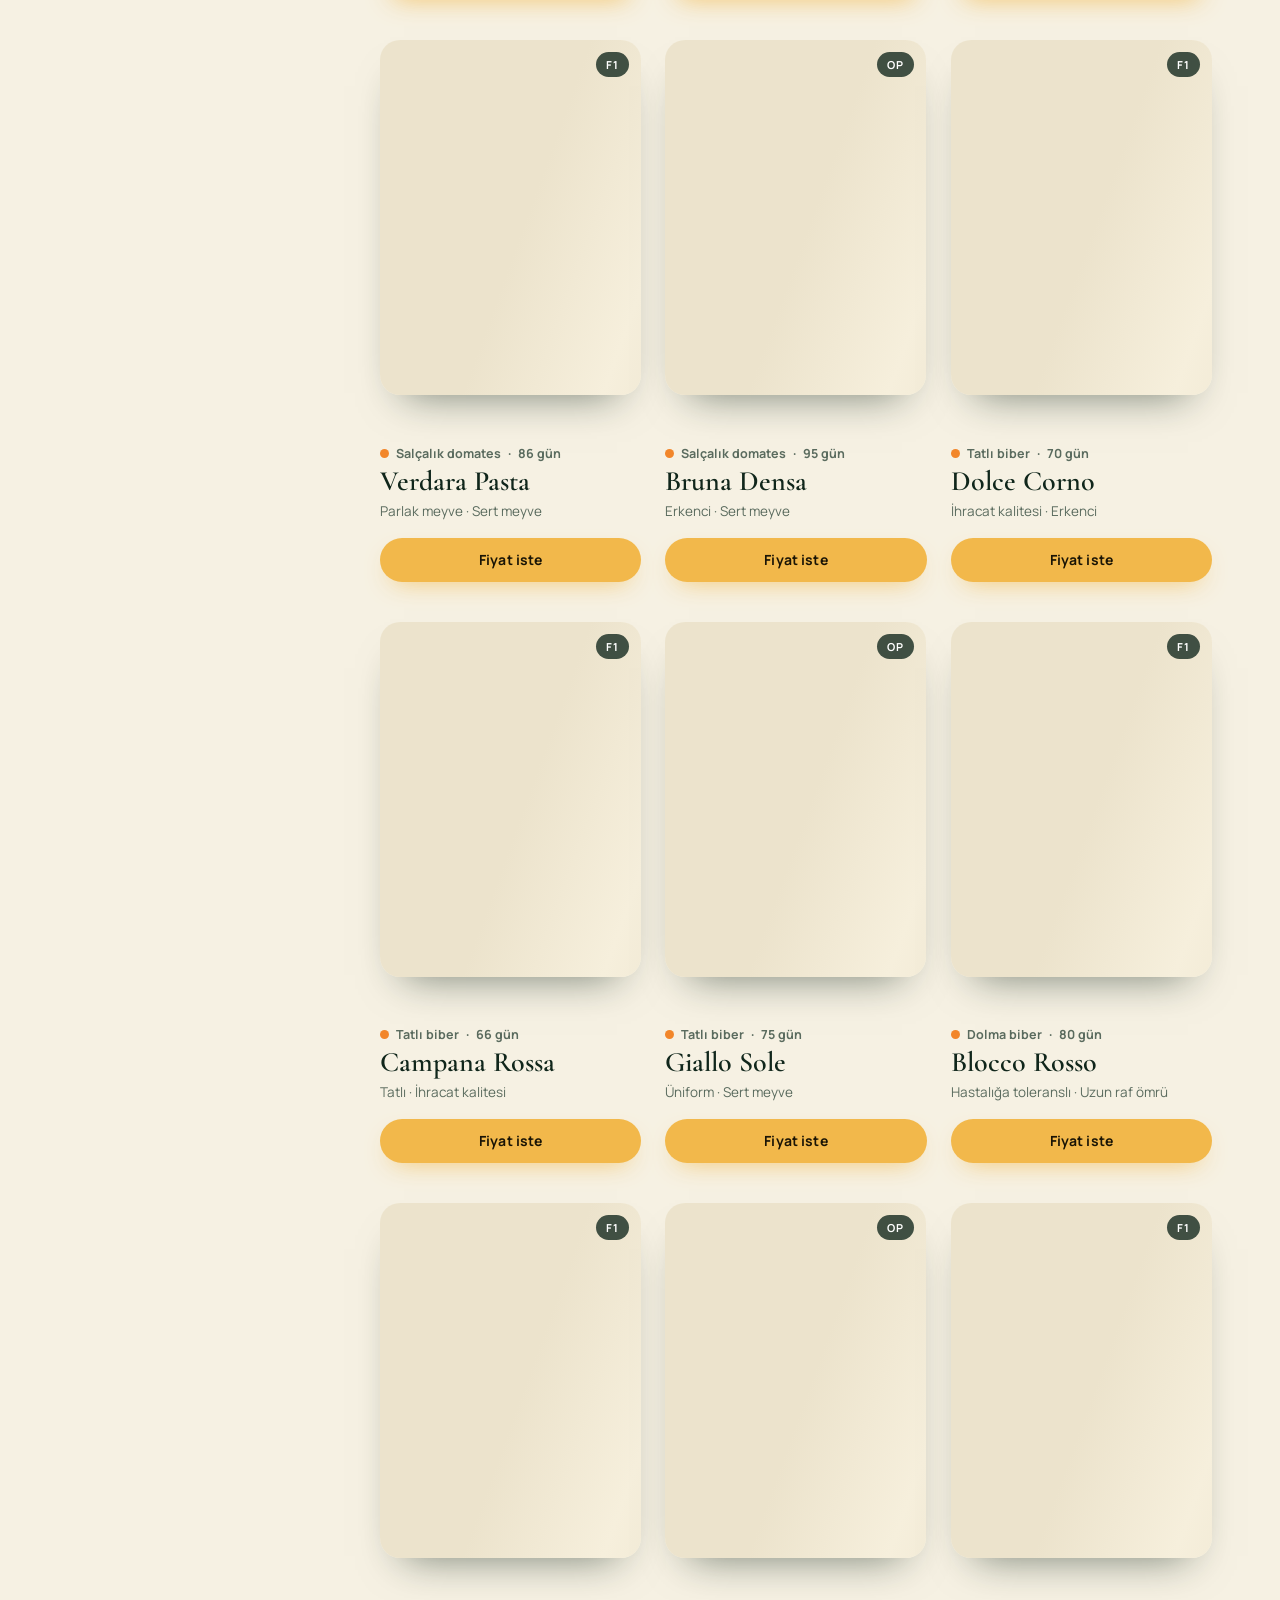
<file: catalog.html>
<!doctype html>
<html lang="tr" dir="ltr">
<head>
<meta charset="utf-8">
<meta name="viewport" content="width=device-width,initial-scale=1,maximum-scale=1,user-scalable=no,viewport-fit=cover">
<title>Katalog | VERDARA</title>
<meta name="description" content="VERDARA katalog.">
<meta name="color-scheme" content="only light">
<meta name="supported-color-schemes" content="light">
<meta name="darkreader-lock">
<style>html{color-scheme:only light;forced-color-adjust:none;background:#f6f1e3}</style>
<meta name="robots" content="noindex,nofollow">
<meta name="theme-color" content="#f6f1e3">
<link rel="icon" href="assets/favicon.svg" type="image/svg+xml">
<link rel="stylesheet" href="css/fonts.css?v=10192019">
<link rel="stylesheet" href="css/style.css?v=10192019">
<script type="importmap">{"imports":{"three":"./js/vendor/three.module.min.js"}}</script>
</head>
<body data-page="catalog">
<div id="hdr"></div>
<main id="main">
  <section class="chead">
    <div class="wrap">
      <p class="k" data-i18n="cat.k"></p>
      <h1 data-i18n="cat.t"></h1>
      <p class="lead" data-i18n="cat.p"></p>
      <label class="search"><svg viewBox="0 0 24 24" fill="none" stroke="currentColor" stroke-width="2" stroke-linecap="round"><circle cx="11" cy="11" r="7"/><path d="M20 20l-3.5-3.5"/></svg>
        <input id="q" type="search" dir="auto" data-i18n-ph="cat.search" data-i18n-aria="cat.search" autocomplete="off" enterkeyhint="search"></label>
    </div>
  </section>

  <div class="wrap cwrap">
    <div class="fscrim" id="fscrim"></div>
    <aside class="filters" id="filters">
      <button class="btn amber fclose" id="fclose" type="button"></button>
      <div><button class="chip big" id="finsn" type="button" aria-pressed="false" data-i18n="cat.insn"></button></div>
      <div><h3 data-i18n="cat.groups"></h3><div class="fg" id="fgroups"></div></div>
      <div id="fcropwrap" hidden><h3 data-i18n="cat.crop"></h3><div class="chips" id="fcrops"></div></div>
      <div><h3 data-i18n="cat.season"></h3><div class="chips" id="fseason"></div></div>
      <div><h3 data-i18n="cat.grow"></h3><div class="chips" id="fgrow"></div></div>
      <div><h3 data-i18n="cat.sort"></h3>
        <select class="fsel" id="fsort"><option value="def" data-i18n="cat.s.def"></option><option value="az" data-i18n="cat.s.az"></option><option value="early" data-i18n="cat.s.early"></option><option value="season" data-i18n="cat.s.season"></option></select></div>
      <button class="lnk" id="freset" type="button" data-i18n="cat.reset"></button>
    </aside>
    <section>
      <div class="ctop"><span id="count" aria-live="polite"></span><button class="btn ghost fbtn" id="fopen" type="button"><span data-i18n="cat.filters"></span></button></div>
      <div class="grid" id="grid"></div>
      <div id="sent" aria-hidden="true"></div>
    </section>
  </div>
</main>
<div id="ftr"></div>
<script type="module" src="js/layout.js?v=10192019"></script>
<script type="module" src="js/catalog.js?v=10192019"></script>
</body>
</html>
</file>
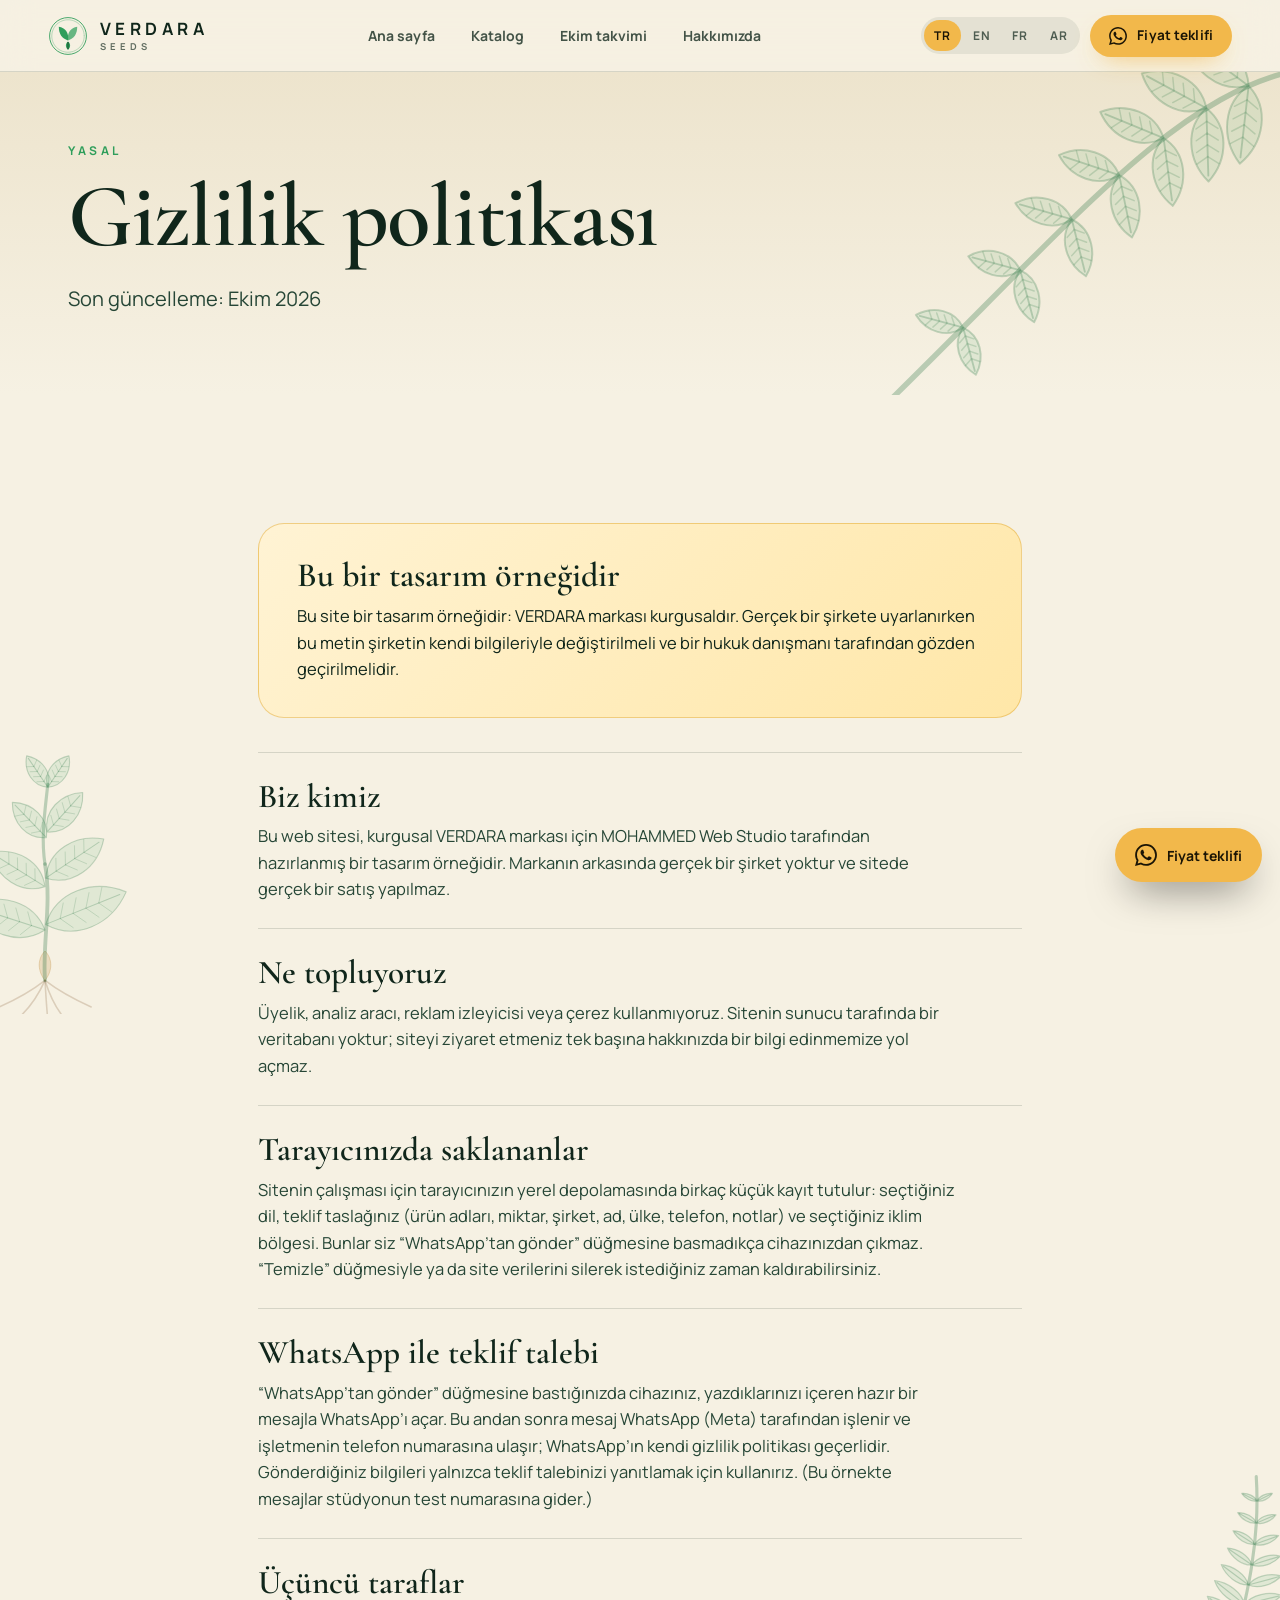
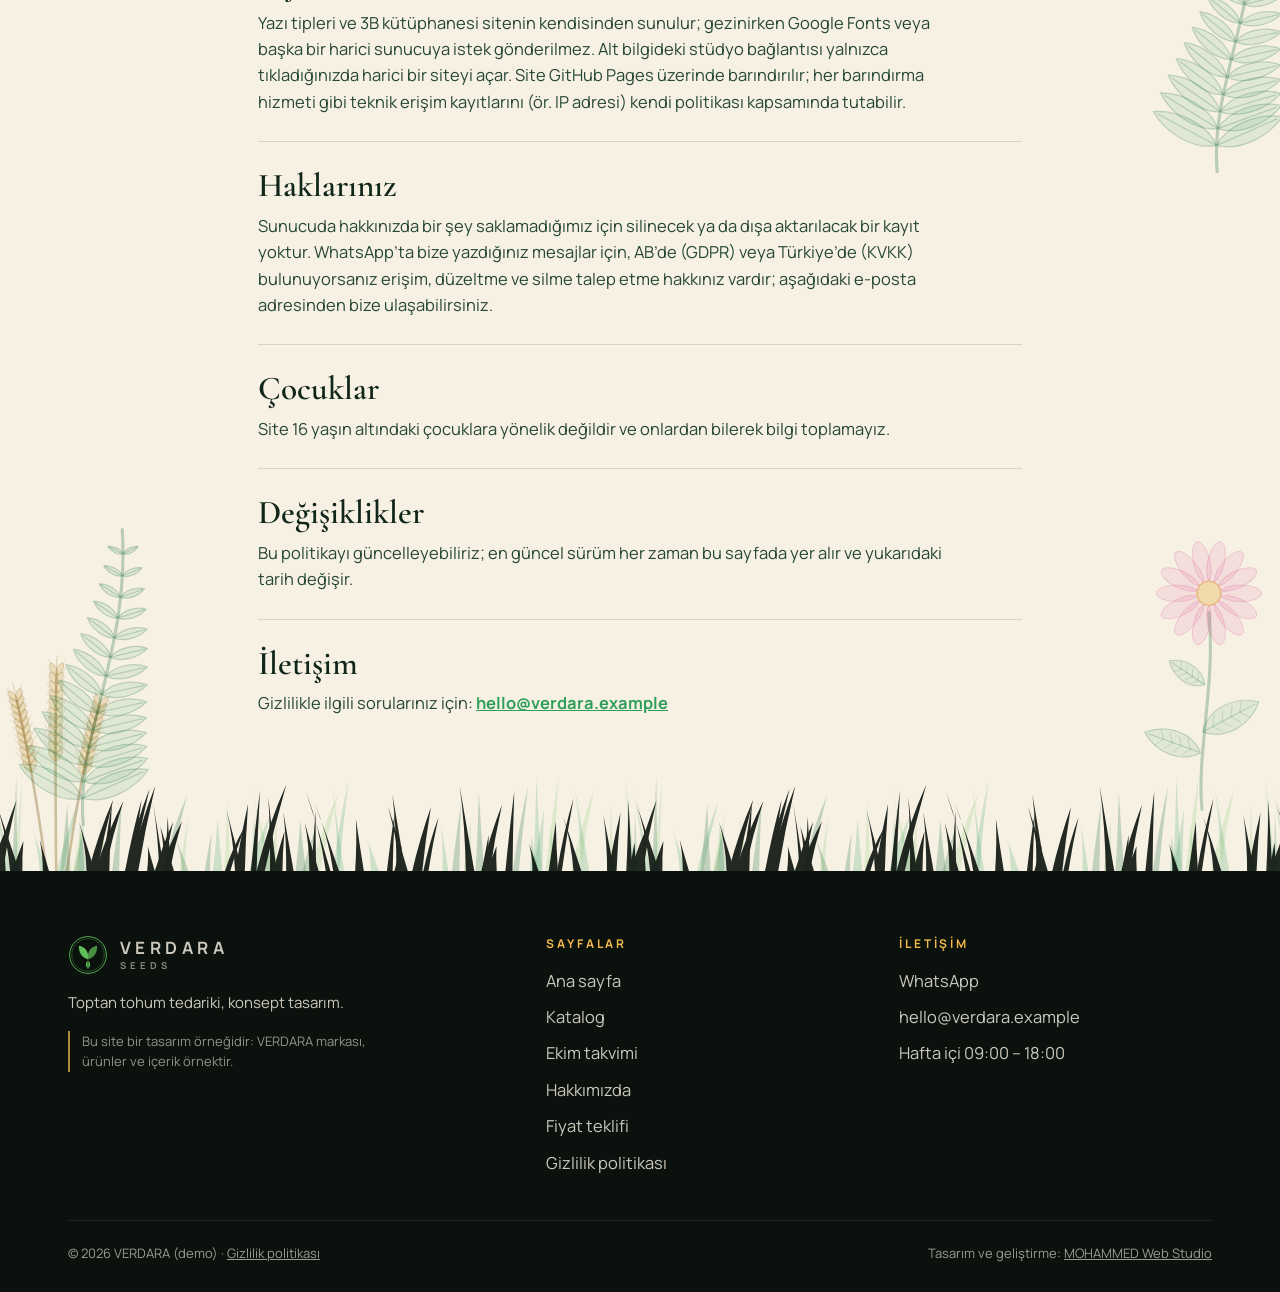
<file: privacy.html>
<!doctype html>
<html lang="tr" dir="ltr">
<head>
<meta charset="utf-8">
<meta name="viewport" content="width=device-width,initial-scale=1,maximum-scale=1,user-scalable=no,viewport-fit=cover">
<title>Gizlilik politikası | VERDARA</title>
<meta name="description" content="VERDARA gizlilik politikası.">
<meta name="color-scheme" content="only light">
<meta name="supported-color-schemes" content="light">
<meta name="darkreader-lock">
<style>html{color-scheme:only light;forced-color-adjust:none;background:#f6f1e3}</style>
<meta name="robots" content="noindex,nofollow">
<meta name="theme-color" content="#f6f1e3">
<link rel="icon" href="assets/favicon.svg" type="image/svg+xml">
<link rel="stylesheet" href="css/fonts.css?v=10192019">
<link rel="stylesheet" href="css/style.css?v=10192019">
<script type="importmap">{"imports":{"three":"./js/vendor/three.module.min.js"}}</script>
</head>
<body data-page="privacy">
<div id="hdr"></div>
<main id="main">
  <section class="ahero">
    <div class="wrap">
      <p class="k" style="font:800 12px var(--sans);letter-spacing:.3em;text-transform:uppercase;color:var(--leaf2)" data-i18n="pv.k"></p>
      <h1 data-i18n="pv.t"></h1>
      <p class="lead" data-i18n="pv.upd"></p>
    </div>
  </section>
  <section class="sec">
    <div class="wrap legal">
      <div class="demobox" data-rv><h3 data-i18n="a.demo.t"></h3><p data-i18n="pv.demo"></p></div>
      <article class="pv" data-rv><h2 data-i18n="pv.s1.t"></h2><p data-i18n="pv.s1.p"></p></article>
      <article class="pv" data-rv><h2 data-i18n="pv.s2.t"></h2><p data-i18n="pv.s2.p"></p></article>
      <article class="pv" data-rv><h2 data-i18n="pv.s3.t"></h2><p data-i18n="pv.s3.p"></p></article>
      <article class="pv" data-rv><h2 data-i18n="pv.s4.t"></h2><p data-i18n="pv.s4.p"></p></article>
      <article class="pv" data-rv><h2 data-i18n="pv.s5.t"></h2><p data-i18n="pv.s5.p"></p></article>
      <article class="pv" data-rv><h2 data-i18n="pv.s6.t"></h2><p data-i18n="pv.s6.p"></p></article>
      <article class="pv" data-rv><h2 data-i18n="pv.s7.t"></h2><p data-i18n="pv.s7.p"></p></article>
      <article class="pv" data-rv><h2 data-i18n="pv.s8.t"></h2><p data-i18n="pv.s8.p"></p></article>
      <article class="pv" data-rv><h2 data-i18n="pv.s9.t"></h2><p><span data-i18n="pv.s9.p"></span> <a href="mailto:hello@verdara.example" dir="ltr">hello@verdara.example</a></p></article>
    </div>
  </section>
</main>
<div id="ftr"></div>
<script type="module" src="js/layout.js?v=10192019"></script>
</body>
</html>
</file>
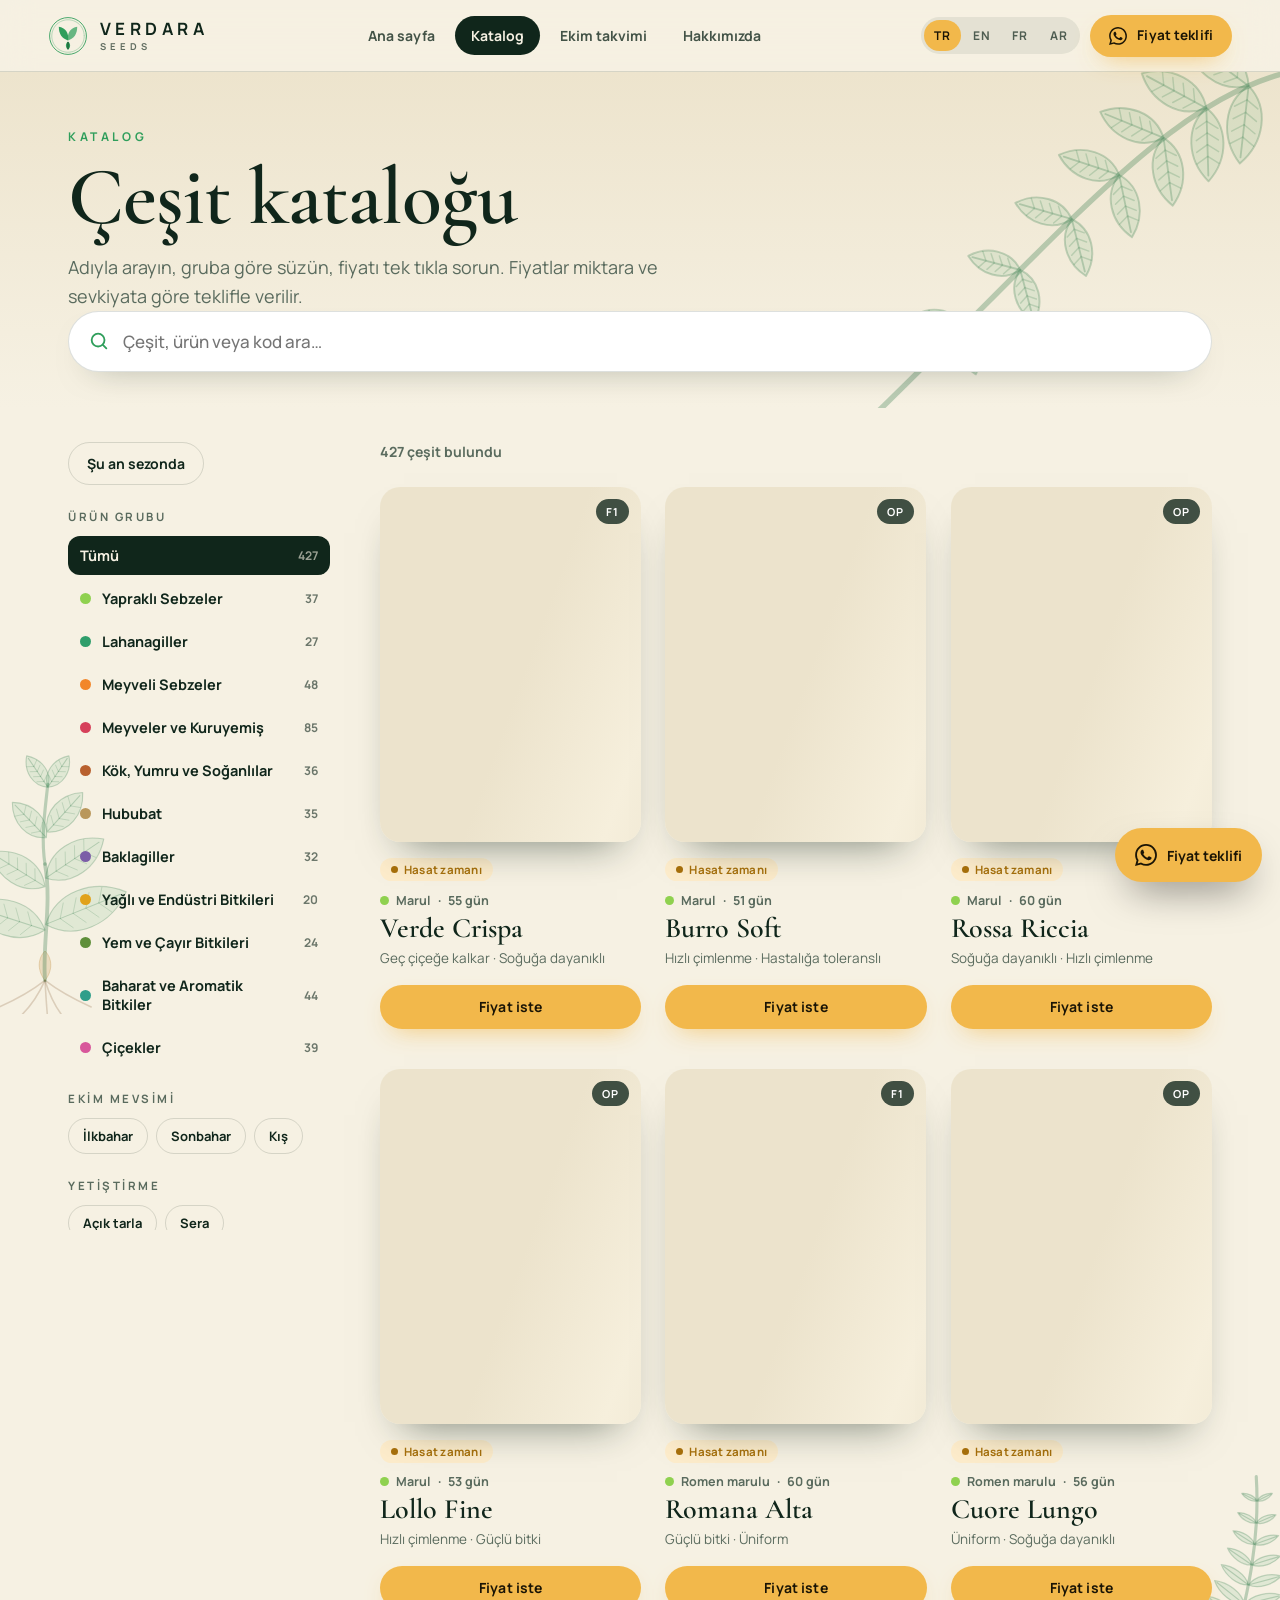
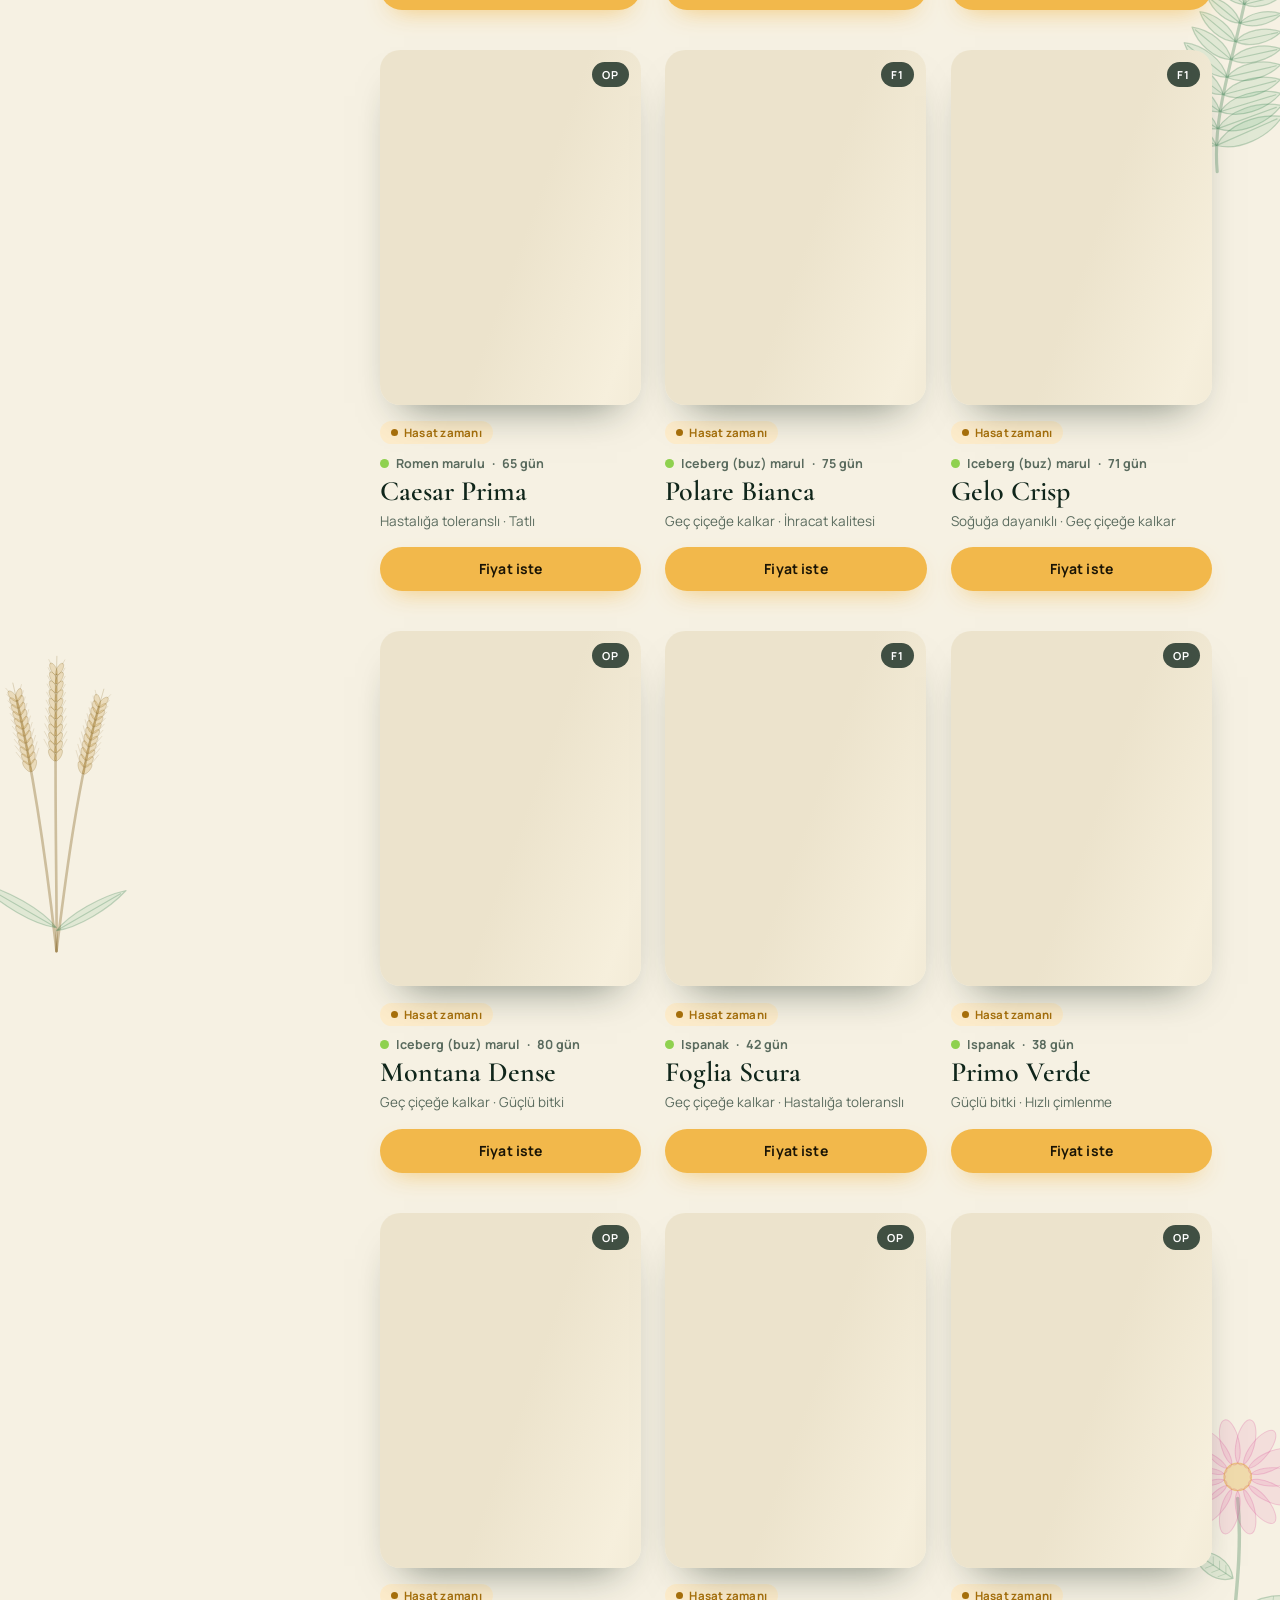
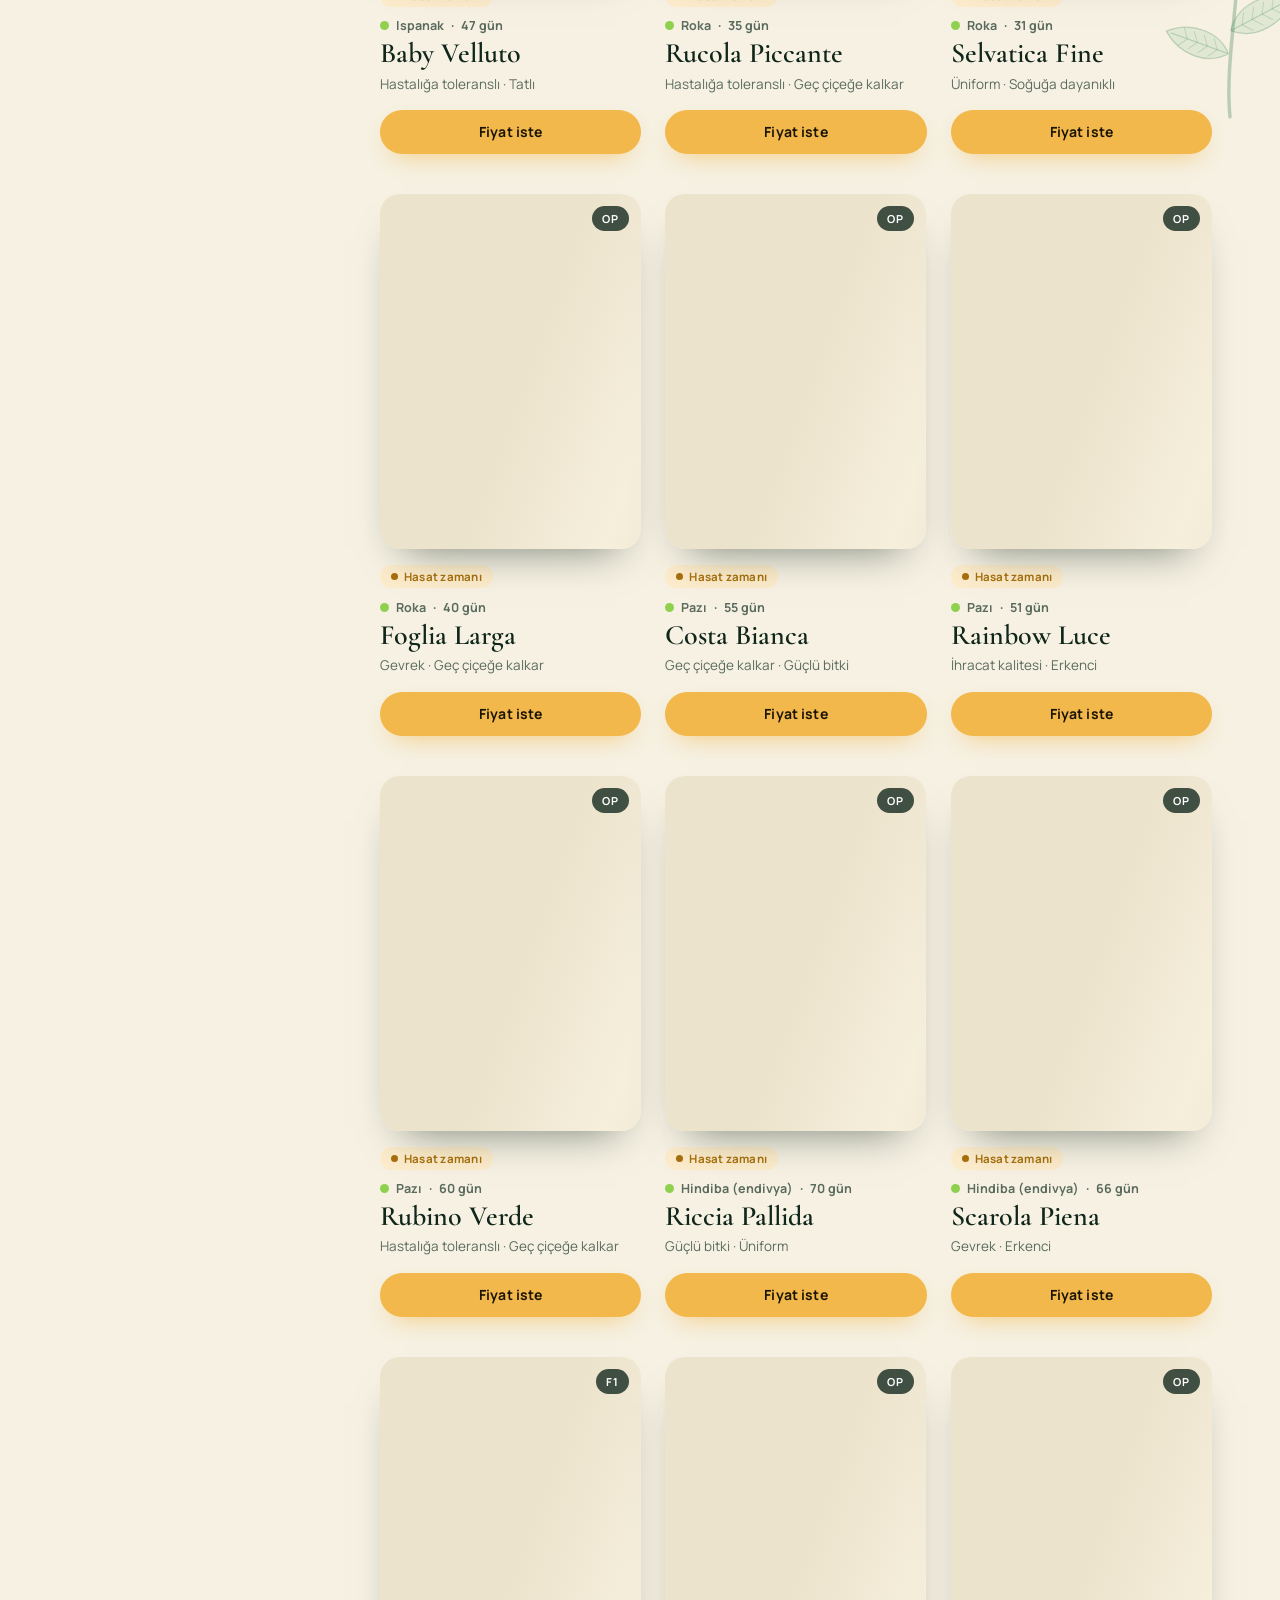
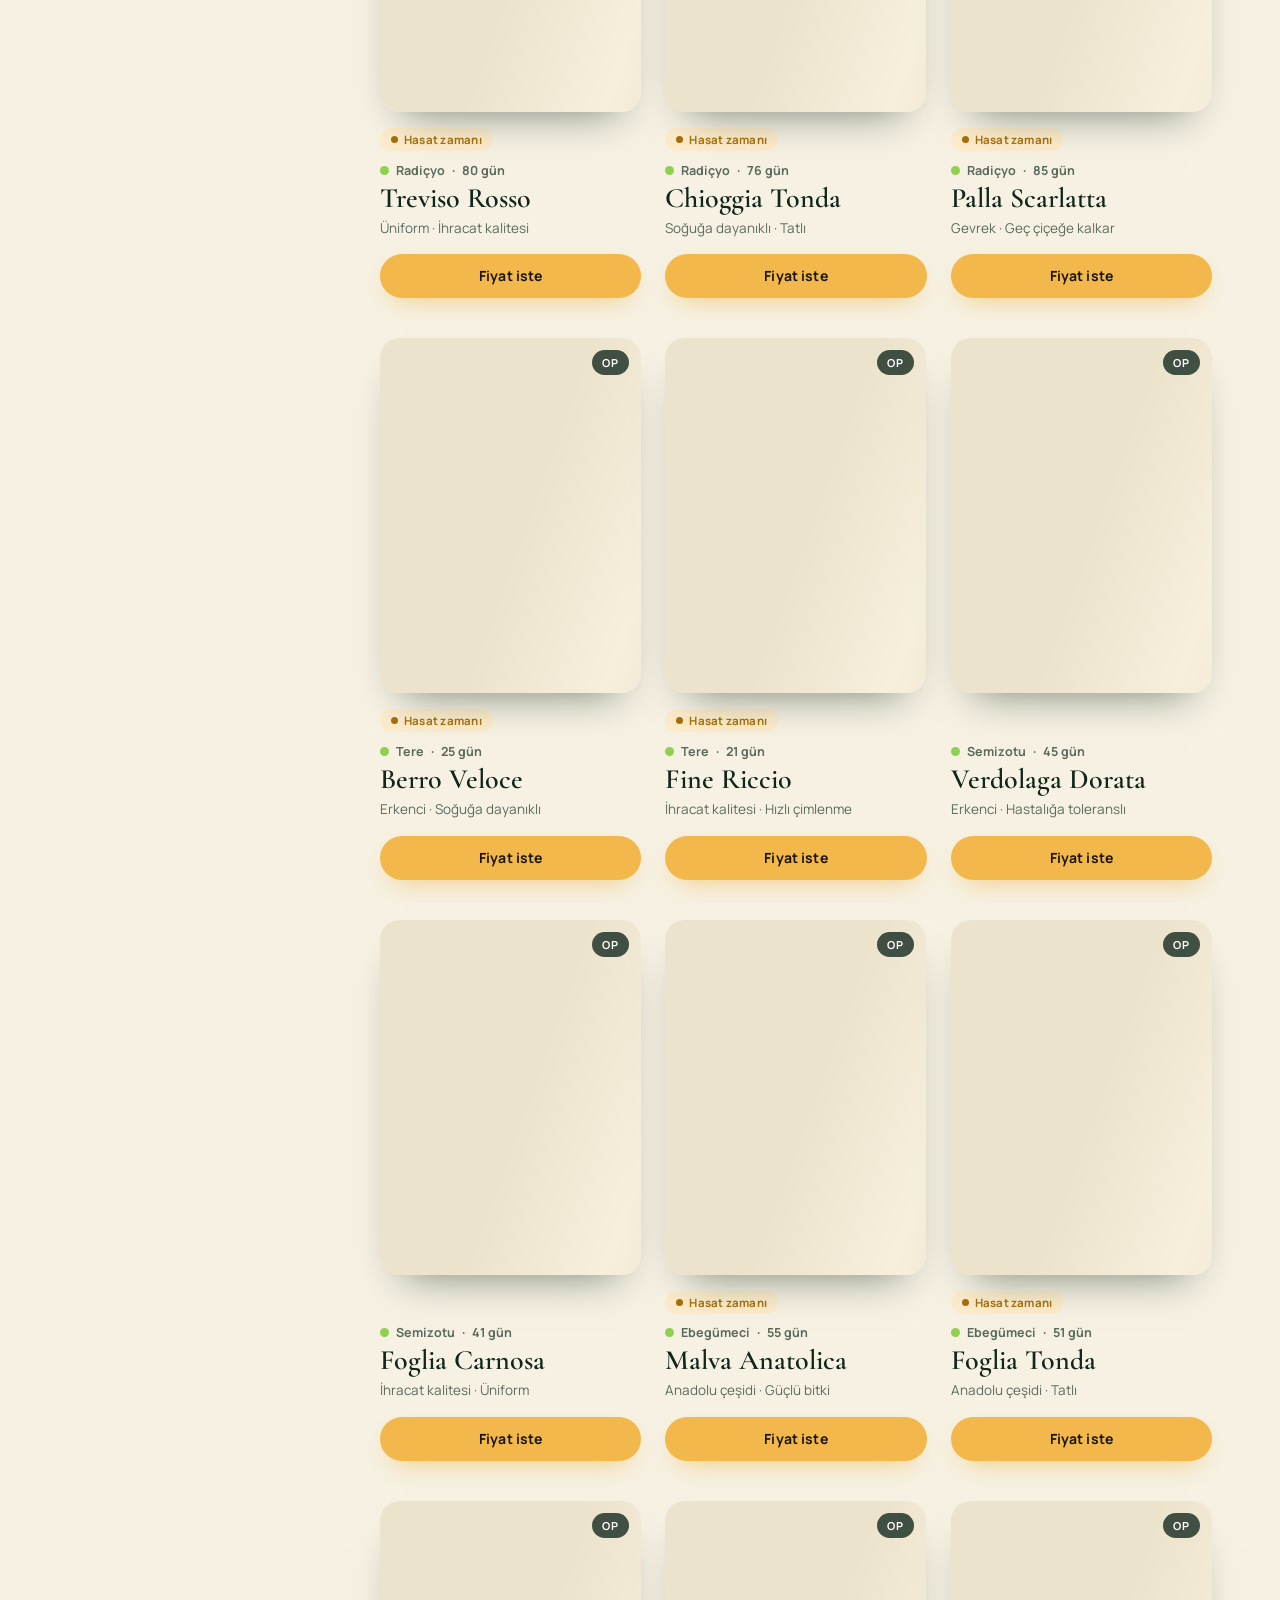
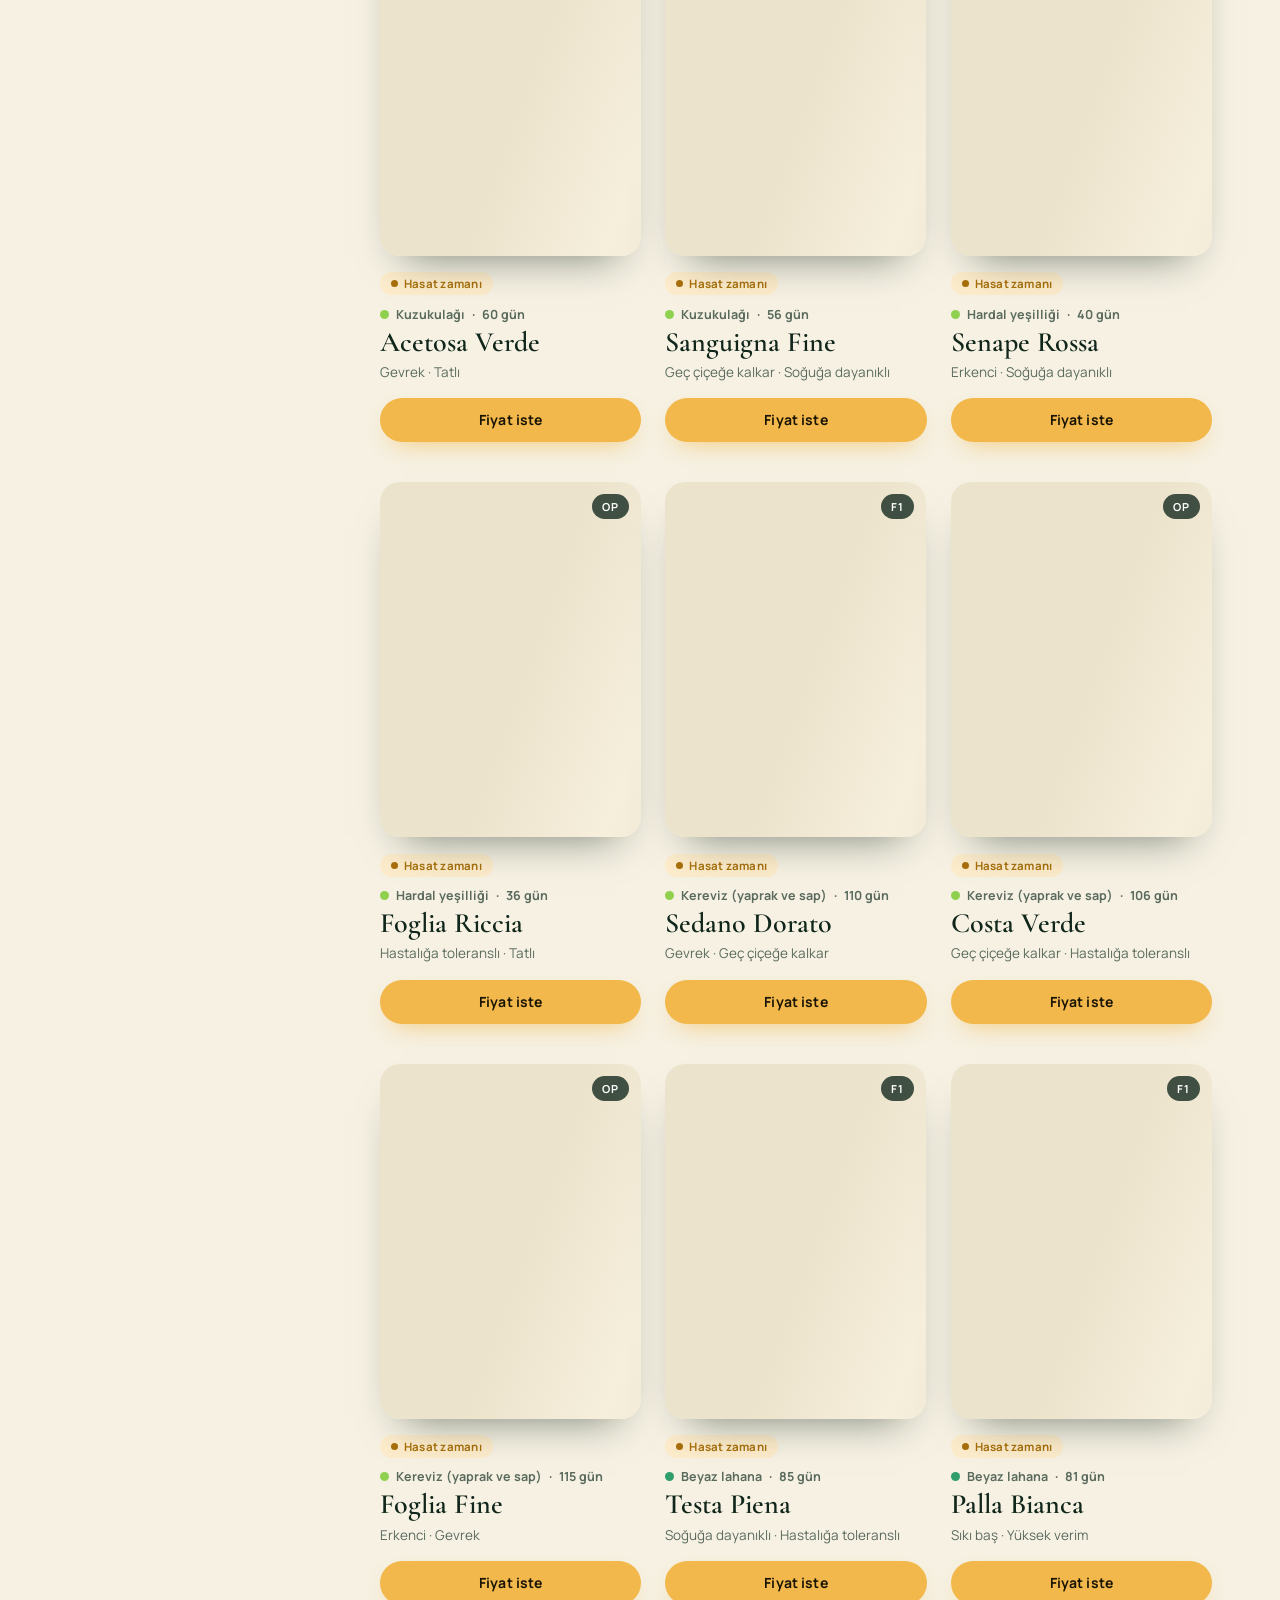
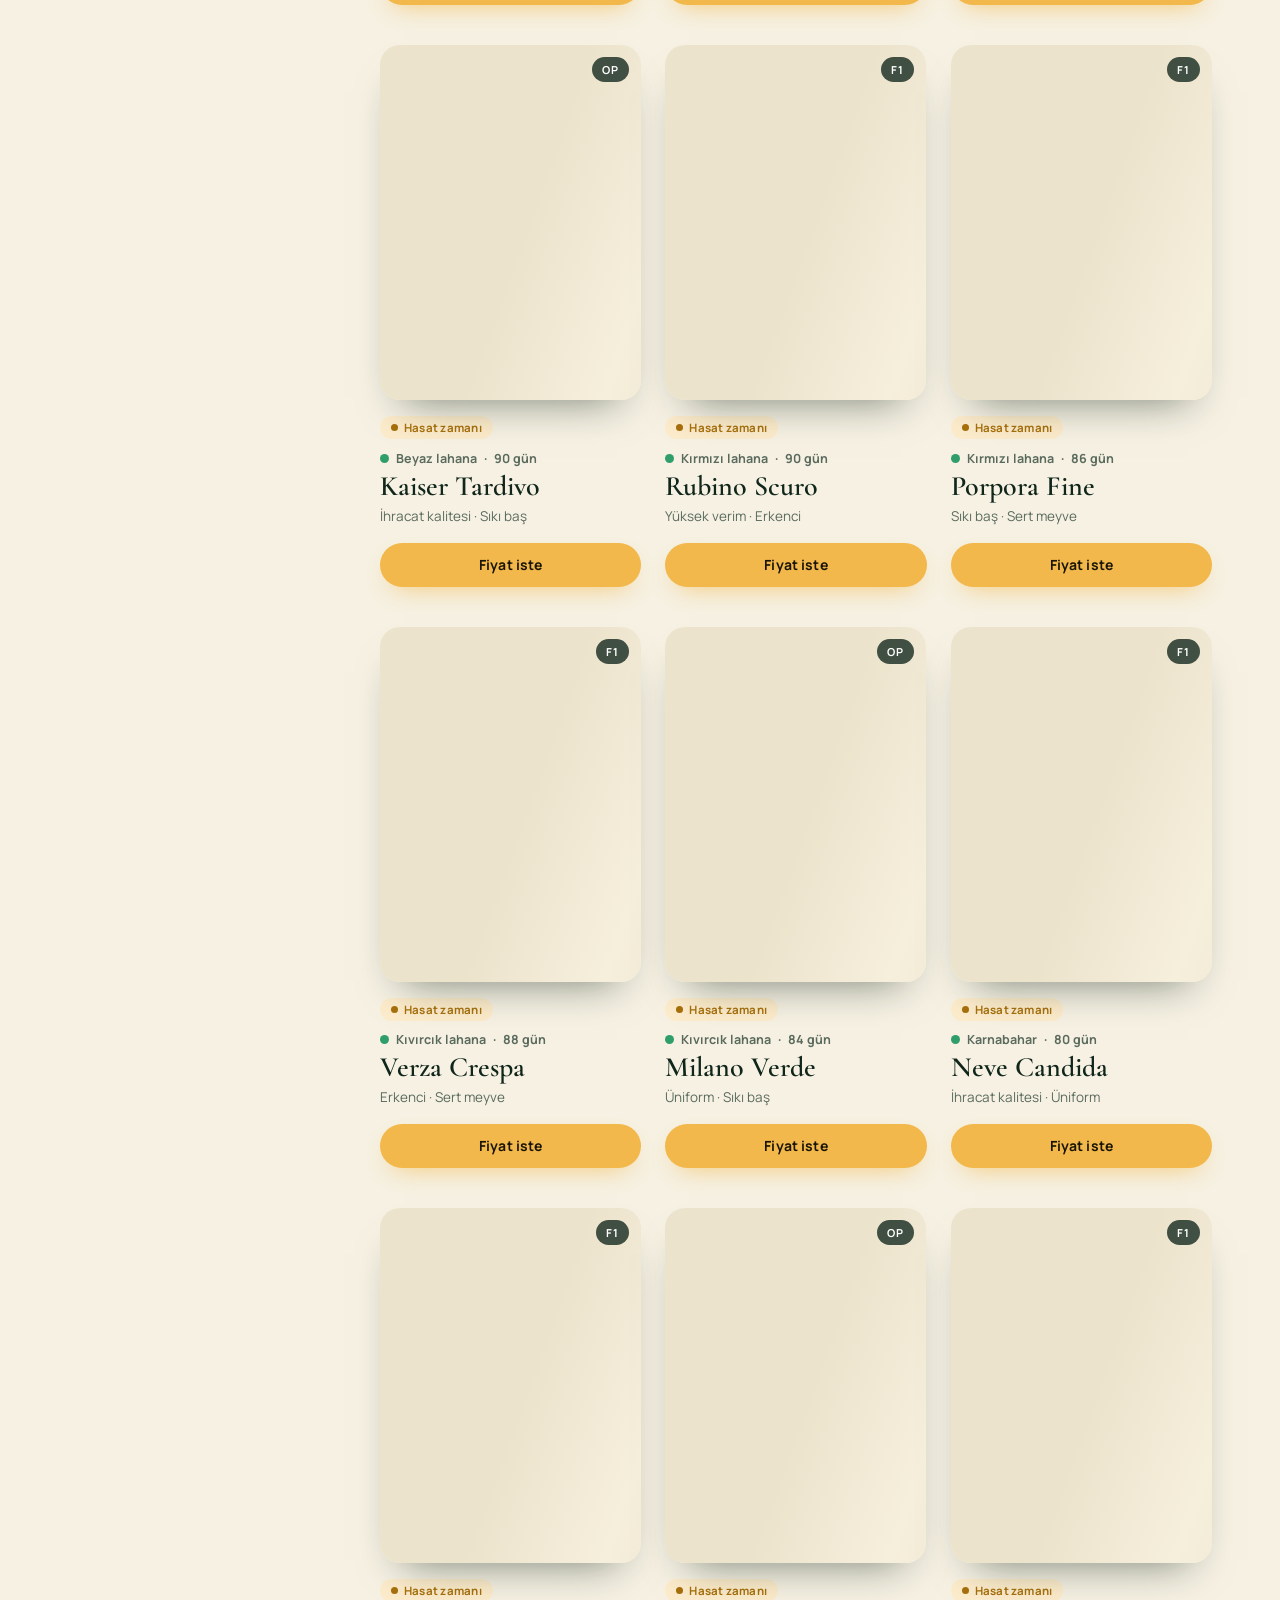
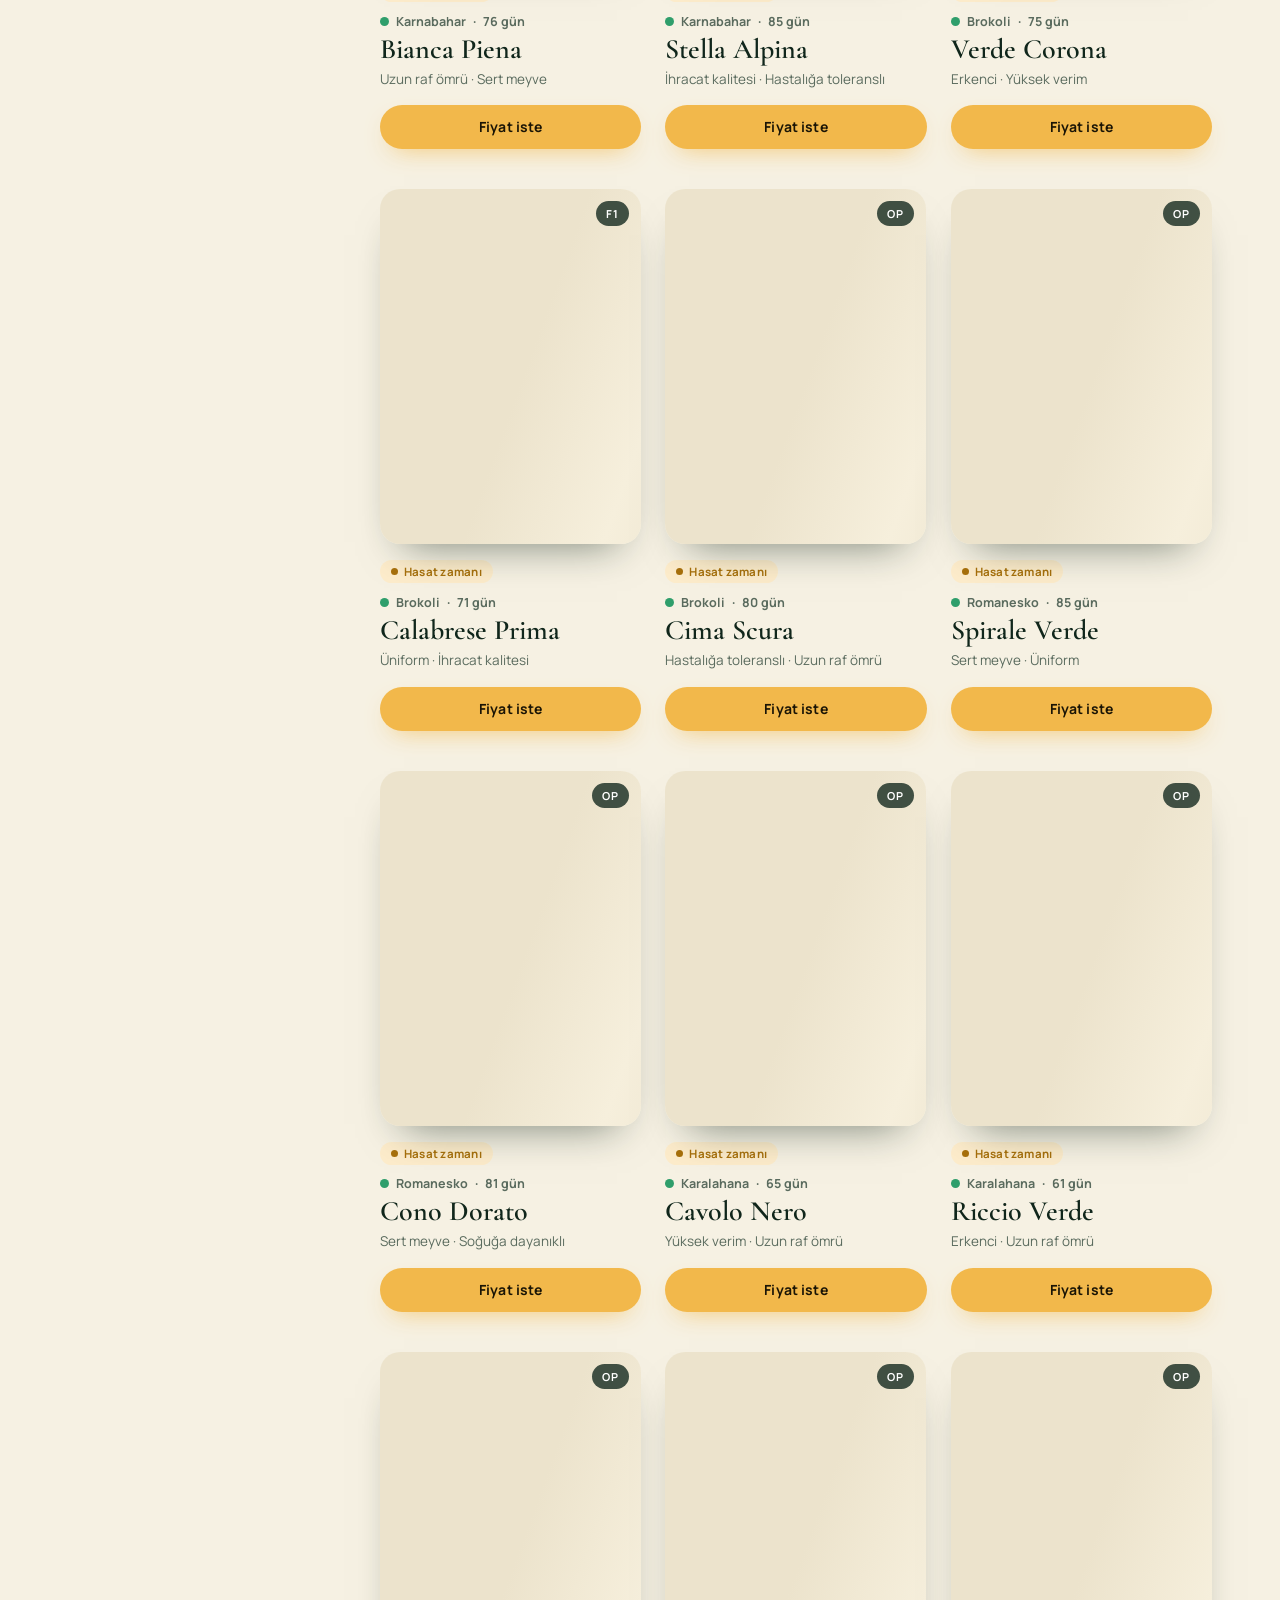
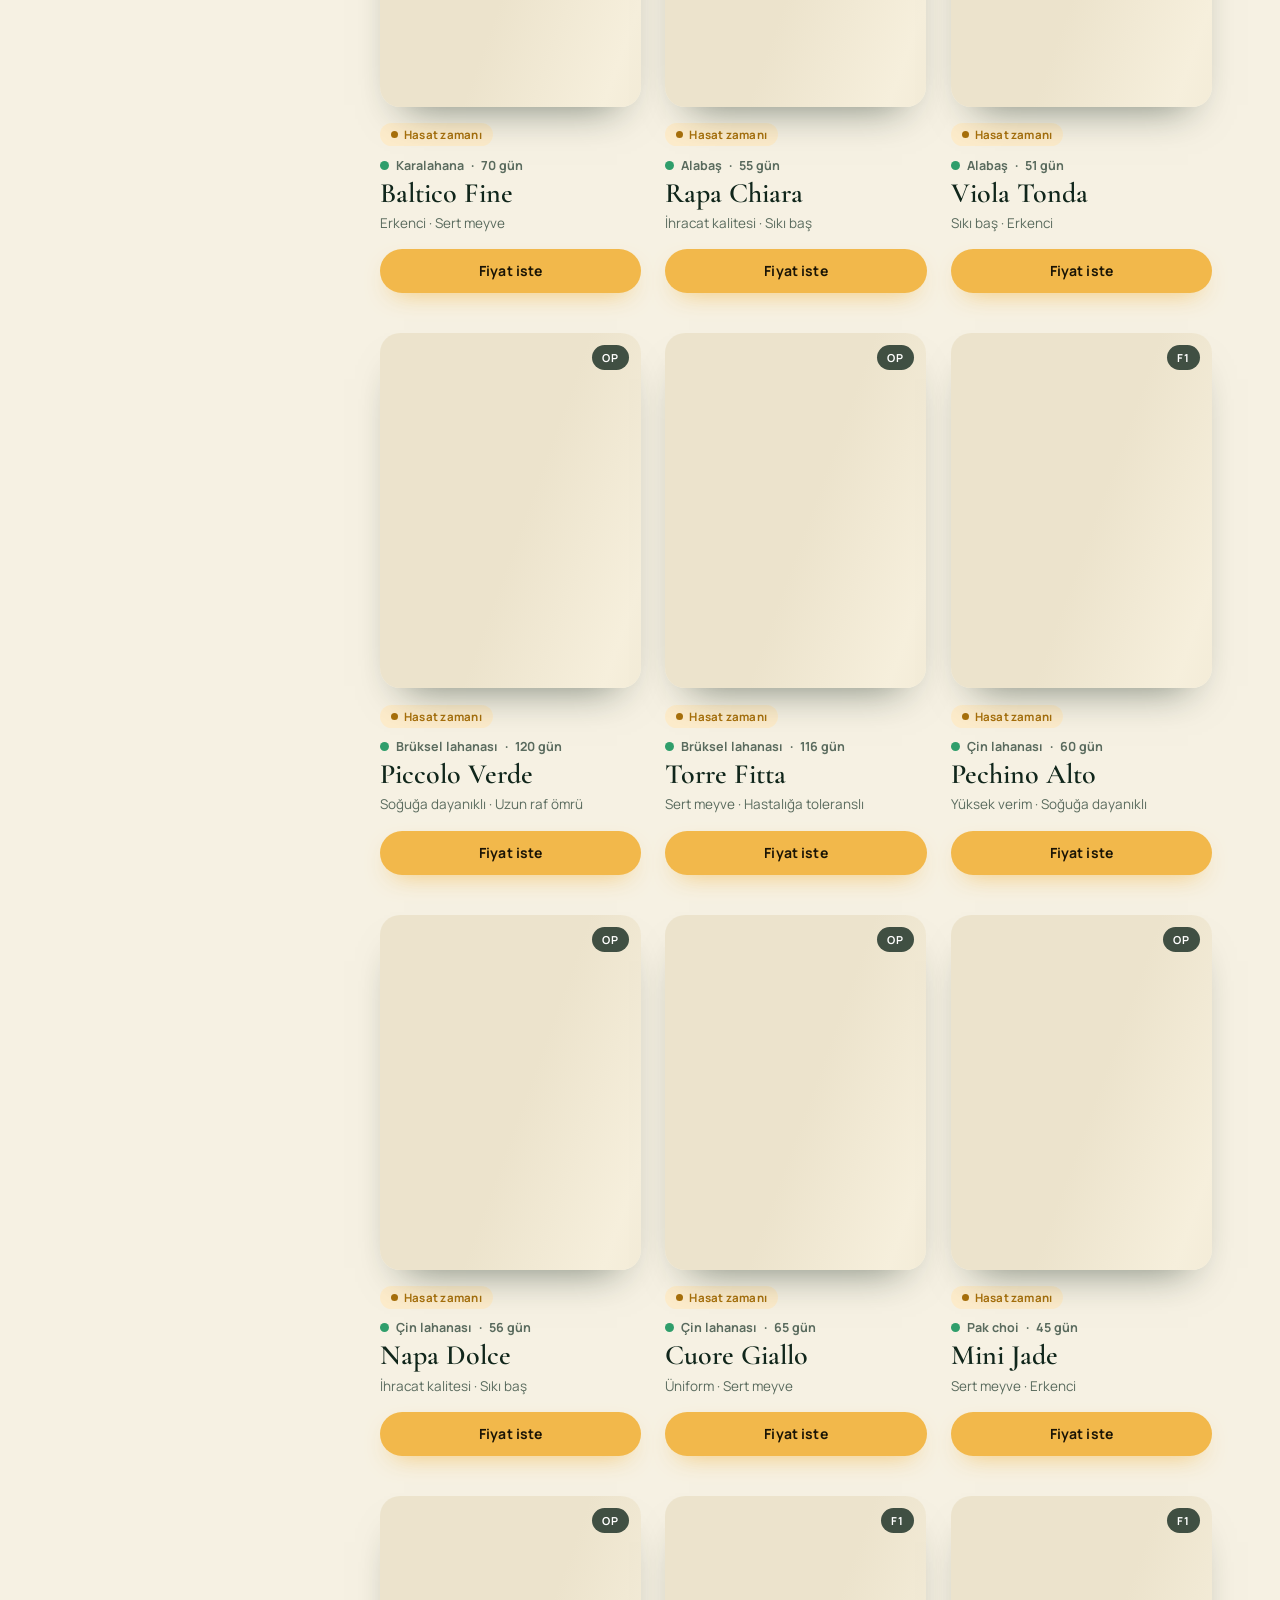
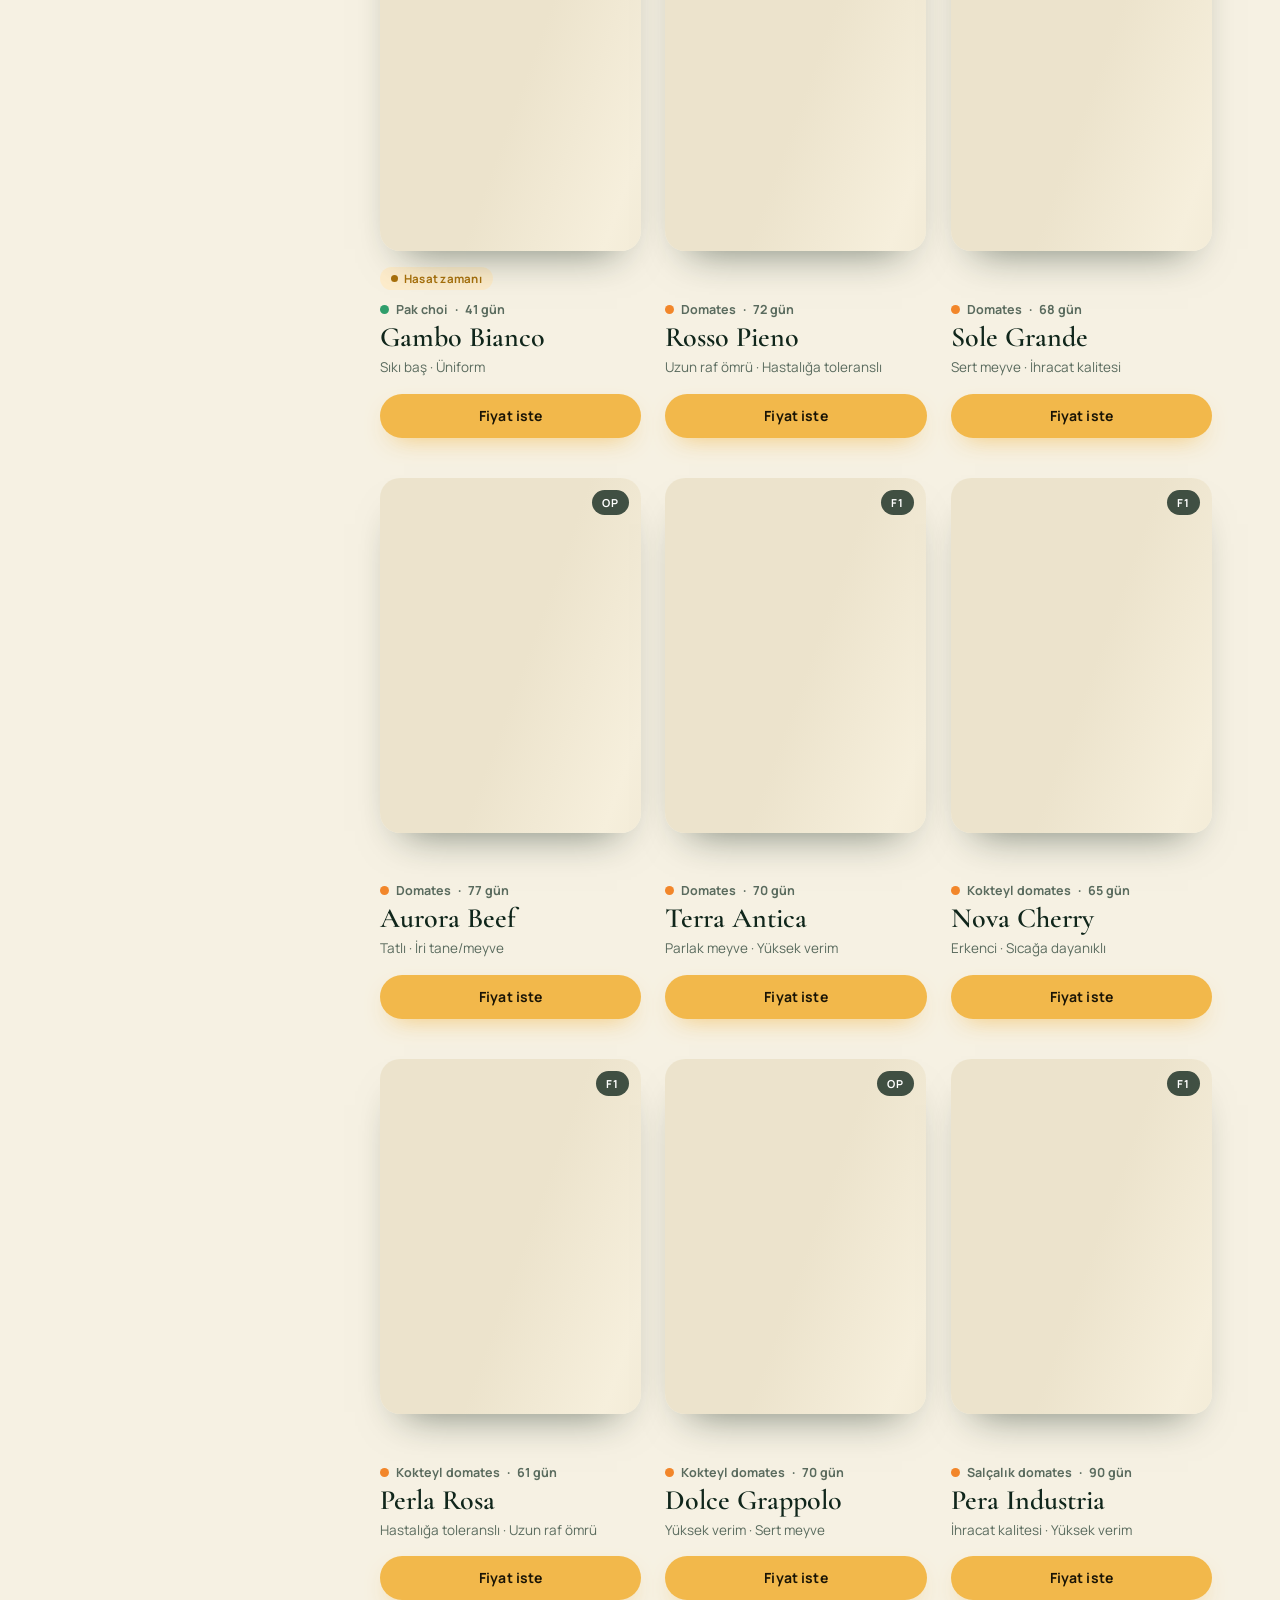
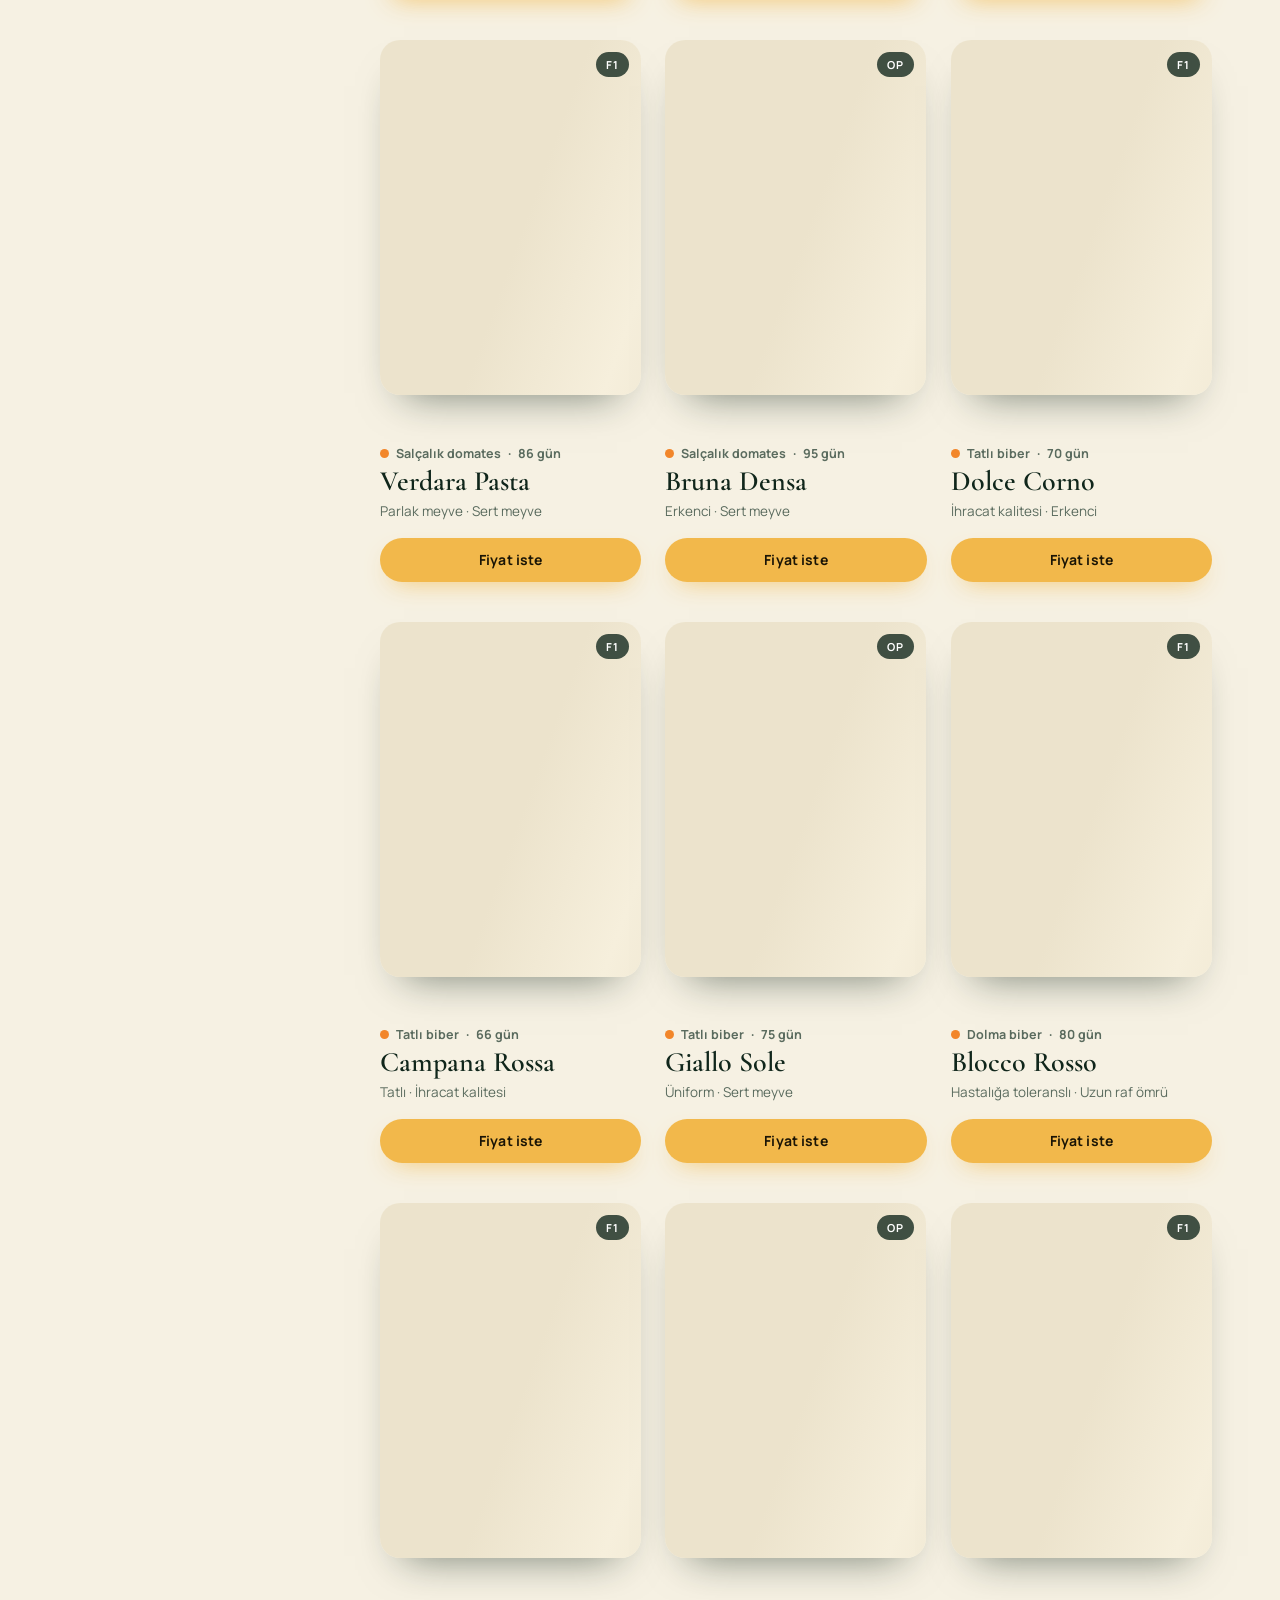
<file: product.html>
<!doctype html>
<html lang="tr" dir="ltr">
<head>
<meta charset="utf-8">
<meta name="viewport" content="width=device-width,initial-scale=1,maximum-scale=1,user-scalable=no,viewport-fit=cover">
<title>VERDARA</title>
<meta name="description" content="VERDARA.">
<meta name="color-scheme" content="only light">
<meta name="supported-color-schemes" content="light">
<meta name="darkreader-lock">
<style>html{color-scheme:only light;forced-color-adjust:none;background:#f6f1e3}</style>
<meta name="robots" content="noindex,nofollow">
<meta name="theme-color" content="#f6f1e3">
<link rel="icon" href="assets/favicon.svg" type="image/svg+xml">
<link rel="stylesheet" href="css/fonts.css?v=10192019">
<link rel="stylesheet" href="css/style.css?v=10192019">
<script type="importmap">{"imports":{"three":"./js/vendor/three.module.min.js"}}</script>
</head>
<body data-page="product">
<div id="hdr"></div>
<main id="main"><div id="pbody"></div></main>
<div id="ftr"></div>
<script type="module" src="js/layout.js?v=10192019"></script>
<script type="module" src="js/product.js?v=10192019"></script>
</body>
</html>
</file>
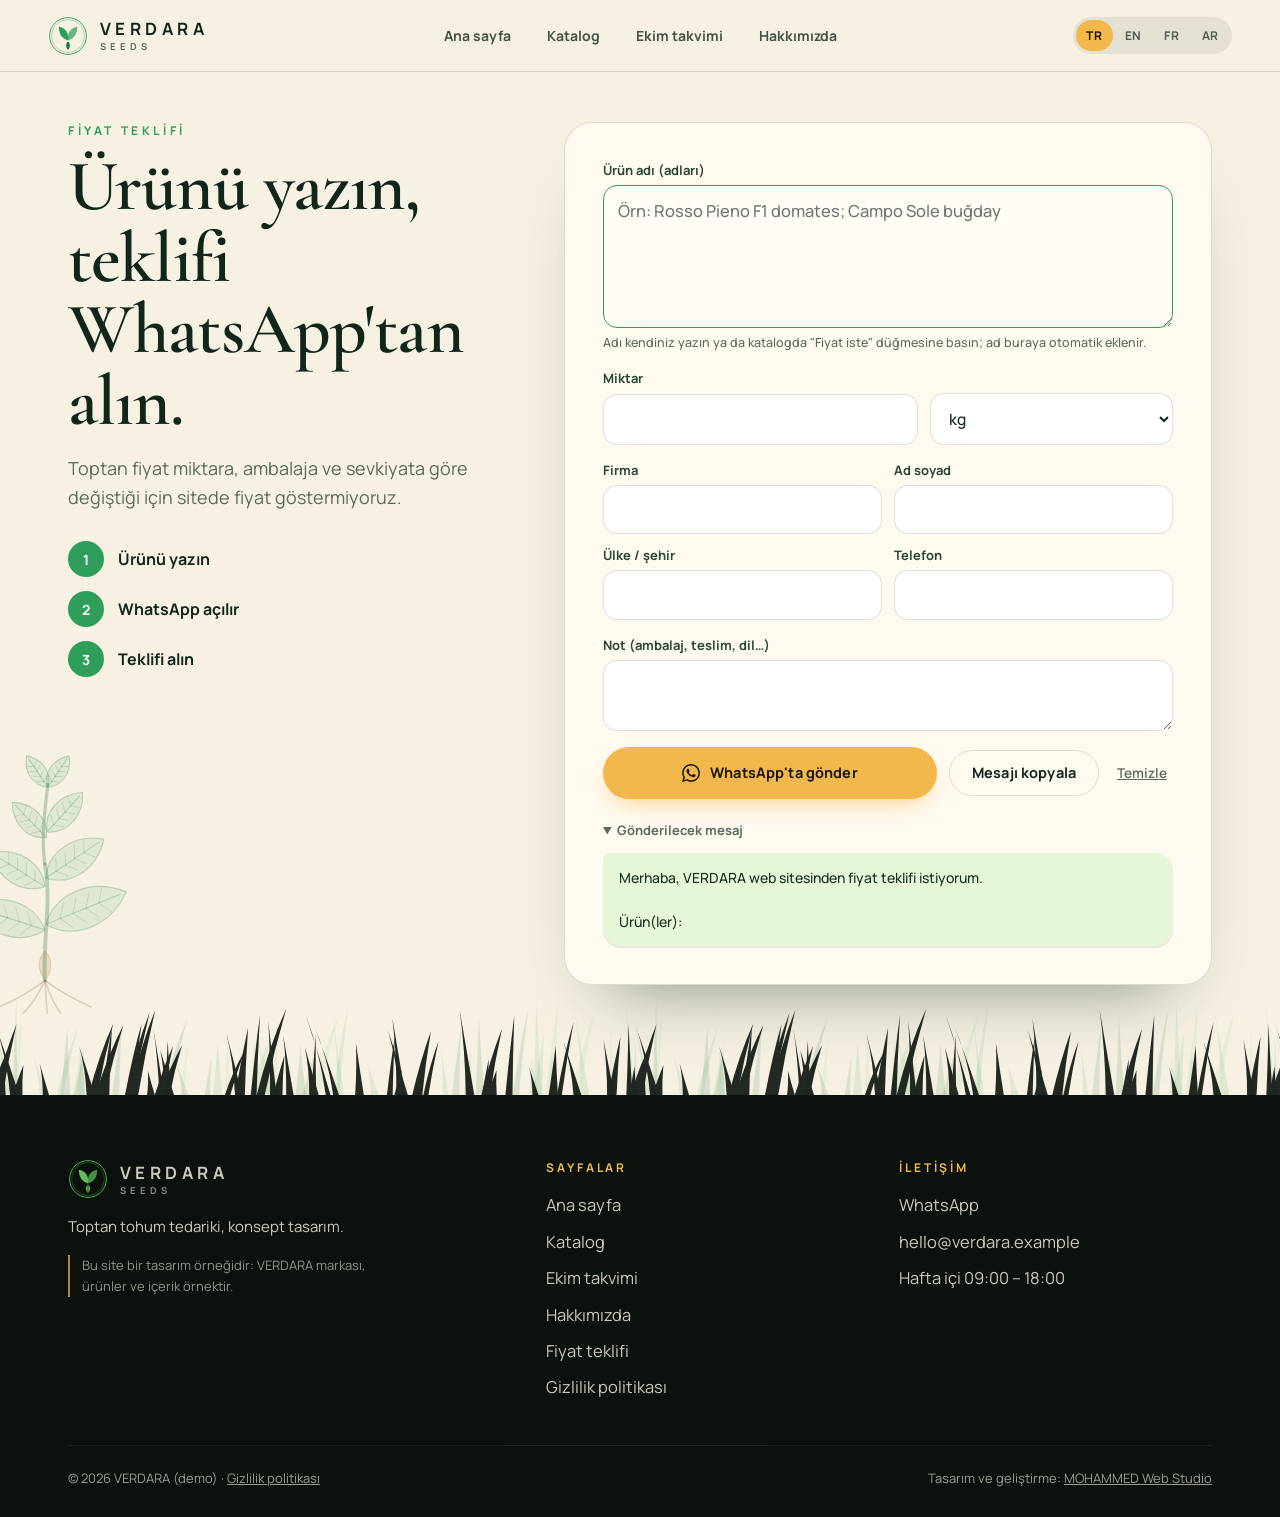
<file: quote.html>
<!doctype html>
<html lang="tr" dir="ltr">
<head>
<meta charset="utf-8">
<meta name="viewport" content="width=device-width,initial-scale=1,maximum-scale=1,user-scalable=no,viewport-fit=cover">
<title>Teklif iste | VERDARA</title>
<meta name="description" content="VERDARA teklif formu.">
<meta name="color-scheme" content="only light">
<meta name="supported-color-schemes" content="light">
<meta name="darkreader-lock">
<style>html{color-scheme:only light;forced-color-adjust:none;background:#f6f1e3}</style>
<meta name="robots" content="noindex,nofollow">
<meta name="theme-color" content="#f6f1e3">
<link rel="icon" href="assets/favicon.svg" type="image/svg+xml">
<link rel="stylesheet" href="css/fonts.css?v=10192019">
<link rel="stylesheet" href="css/style.css?v=10192019">
<script type="importmap">{"imports":{"three":"./js/vendor/three.module.min.js"}}</script>
</head>
<body data-page="quote">
<div id="hdr"></div>
<main id="main">
  <div class="wrap qpage">
    <div>
      <p class="k" style="font:800 12px var(--sans);letter-spacing:.3em;text-transform:uppercase;color:var(--leaf2)" data-i18n="q.k"></p>
      <h1 data-i18n="q.t"></h1>
      <p class="lead" data-i18n="q.p"></p>
      <ol class="qsteps"><li><b>1</b><span data-i18n="q.h1"></span></li><li><b>2</b><span data-i18n="q.h2"></span></li><li><b>3</b><span data-i18n="q.h3"></span></li></ol>
    </div>
    <div class="qcard" id="qform"></div>
  </div>
</main>
<div id="ftr"></div>
<script type="module" src="js/layout.js?v=10192019"></script>
<script type="module" src="js/quotepage.js?v=10192019"></script>
</body>
</html>
</file>
<file: css/fonts.css>
/* CormorantGaramond latin-ext */
@font-face {
  font-family: 'Cormorant Garamond';
  font-style: italic;
  font-weight: 500 600;
  font-display: swap;
  src: url(../assets/fonts/CormorantGaramond-italic-latin-ext-a89ed2.woff2) format('woff2');
  unicode-range: U+0100-02BA, U+02BD-02C5, U+02C7-02CC, U+02CE-02D7, U+02DD-02FF, U+0304, U+0308, U+0329, U+1D00-1DBF, U+1E00-1E9F, U+1EF2-1EFF, U+2020, U+20A0-20AB, U+20AD-20C4, U+2113, U+2C60-2C7F, U+A720-A7FF;
}
/* CormorantGaramond latin */
@font-face {
  font-family: 'Cormorant Garamond';
  font-style: italic;
  font-weight: 500 600;
  font-display: swap;
  src: url(../assets/fonts/CormorantGaramond-italic-latin-25e309.woff2) format('woff2');
  unicode-range: U+0000-00FF, U+0131, U+0152-0153, U+02BB-02BC, U+02C6, U+02DA, U+02DC, U+0304, U+0308, U+0329, U+2000-206F, U+20AC, U+2122, U+2191, U+2193, U+2212, U+2215, U+FEFF, U+FFFD;
}
/* CormorantGaramond latin-ext */
@font-face {
  font-family: 'Cormorant Garamond';
  font-style: normal;
  font-weight: 500 700;
  font-display: swap;
  src: url(../assets/fonts/CormorantGaramond-normal-latin-ext-907682.woff2) format('woff2');
  unicode-range: U+0100-02BA, U+02BD-02C5, U+02C7-02CC, U+02CE-02D7, U+02DD-02FF, U+0304, U+0308, U+0329, U+1D00-1DBF, U+1E00-1E9F, U+1EF2-1EFF, U+2020, U+20A0-20AB, U+20AD-20C4, U+2113, U+2C60-2C7F, U+A720-A7FF;
}
/* CormorantGaramond latin */
@font-face {
  font-family: 'Cormorant Garamond';
  font-style: normal;
  font-weight: 500 700;
  font-display: swap;
  src: url(../assets/fonts/CormorantGaramond-normal-latin-2fed1d.woff2) format('woff2');
  unicode-range: U+0000-00FF, U+0131, U+0152-0153, U+02BB-02BC, U+02C6, U+02DA, U+02DC, U+0304, U+0308, U+0329, U+2000-206F, U+20AC, U+2122, U+2191, U+2193, U+2212, U+2215, U+FEFF, U+FFFD;
}
/* Manrope latin-ext */
@font-face {
  font-family: 'Manrope';
  font-style: normal;
  font-weight: 400 700;
  font-display: swap;
  src: url(../assets/fonts/Manrope-normal-latin-ext-b4290e.woff2) format('woff2');
  unicode-range: U+0100-02BA, U+02BD-02C5, U+02C7-02CC, U+02CE-02D7, U+02DD-02FF, U+0304, U+0308, U+0329, U+1D00-1DBF, U+1E00-1E9F, U+1EF2-1EFF, U+2020, U+20A0-20AB, U+20AD-20C4, U+2113, U+2C60-2C7F, U+A720-A7FF;
}
/* Manrope latin */
@font-face {
  font-family: 'Manrope';
  font-style: normal;
  font-weight: 400 700;
  font-display: swap;
  src: url(../assets/fonts/Manrope-normal-latin-cf48e3.woff2) format('woff2');
  unicode-range: U+0000-00FF, U+0131, U+0152-0153, U+02BB-02BC, U+02C6, U+02DA, U+02DC, U+0304, U+0308, U+0329, U+2000-206F, U+20AC, U+2122, U+2191, U+2193, U+2212, U+2215, U+FEFF, U+FFFD;
}
/* MarkaziText arabic */
@font-face {
  font-family: 'Markazi Text';
  font-style: normal;
  font-weight: 500 700;
  font-display: swap;
  src: url(../assets/fonts/MarkaziText-normal-arabic-e2981c.woff2) format('woff2');
  unicode-range: U+0600-06FF, U+0750-077F, U+0870-0891, U+0897-08E1, U+08E3-08FF, U+200C-200E, U+2010-2011, U+204F, U+2E41, U+FB50-FDFF, U+FE70-FE74, U+FE76-FEFC, U+102E0-102FB, U+10E60-10E7E, U+10EC2-10EC7, U+10EC9-10EEE, U+10EF0-10EFF, U+1EE00-1EE03, U+1EE05-1EE1F, U+1EE21-1EE22, U+1EE24, U+1EE27, U+1EE29-1EE32, U+1EE34-1EE37, U+1EE39, U+1EE3B, U+1EE42, U+1EE47, U+1EE49, U+1EE4B, U+1EE4D-1EE4F, U+1EE51-1EE52, U+1EE54, U+1EE57, U+1EE59, U+1EE5B, U+1EE5D, U+1EE5F, U+1EE61-1EE62, U+1EE64, U+1EE67-1EE6A, U+1EE6C-1EE72, U+1EE74-1EE77, U+1EE79-1EE7C, U+1EE7E, U+1EE80-1EE89, U+1EE8B-1EE9B, U+1EEA1-1EEA3, U+1EEA5-1EEA9, U+1EEAB-1EEBB, U+1EEF0-1EEF1;
}
/* MarkaziText latin-ext */
@font-face {
  font-family: 'Markazi Text';
  font-style: normal;
  font-weight: 500 700;
  font-display: swap;
  src: url(../assets/fonts/MarkaziText-normal-latin-ext-f10d7f.woff2) format('woff2');
  unicode-range: U+0100-02BA, U+02BD-02C5, U+02C7-02CC, U+02CE-02D7, U+02DD-02FF, U+0304, U+0308, U+0329, U+1D00-1DBF, U+1E00-1E9F, U+1EF2-1EFF, U+2020, U+20A0-20AB, U+20AD-20C4, U+2113, U+2C60-2C7F, U+A720-A7FF;
}
/* MarkaziText latin */
@font-face {
  font-family: 'Markazi Text';
  font-style: normal;
  font-weight: 500 700;
  font-display: swap;
  src: url(../assets/fonts/MarkaziText-normal-latin-f6113d.woff2) format('woff2');
  unicode-range: U+0000-00FF, U+0131, U+0152-0153, U+02BB-02BC, U+02C6, U+02DA, U+02DC, U+0304, U+0308, U+0329, U+2000-206F, U+20AC, U+2122, U+2191, U+2193, U+2212, U+2215, U+FEFF, U+FFFD;
}
/* Tajawal arabic */
@font-face {
  font-family: 'Tajawal';
  font-style: normal;
  font-weight: 400;
  font-display: swap;
  src: url(../assets/fonts/Tajawal-normal-arabic-3a7b8d.woff2) format('woff2');
  unicode-range: U+0600-06FF, U+0750-077F, U+0870-0891, U+0897-08E1, U+08E3-08FF, U+200C-200E, U+2010-2011, U+204F, U+2E41, U+FB50-FDFF, U+FE70-FE74, U+FE76-FEFC, U+102E0-102FB, U+10E60-10E7E, U+10EC2-10EC7, U+10EC9-10EEE, U+10EF0-10EFF, U+1EE00-1EE03, U+1EE05-1EE1F, U+1EE21-1EE22, U+1EE24, U+1EE27, U+1EE29-1EE32, U+1EE34-1EE37, U+1EE39, U+1EE3B, U+1EE42, U+1EE47, U+1EE49, U+1EE4B, U+1EE4D-1EE4F, U+1EE51-1EE52, U+1EE54, U+1EE57, U+1EE59, U+1EE5B, U+1EE5D, U+1EE5F, U+1EE61-1EE62, U+1EE64, U+1EE67-1EE6A, U+1EE6C-1EE72, U+1EE74-1EE77, U+1EE79-1EE7C, U+1EE7E, U+1EE80-1EE89, U+1EE8B-1EE9B, U+1EEA1-1EEA3, U+1EEA5-1EEA9, U+1EEAB-1EEBB, U+1EEF0-1EEF1;
}
/* Tajawal latin */
@font-face {
  font-family: 'Tajawal';
  font-style: normal;
  font-weight: 400;
  font-display: swap;
  src: url(../assets/fonts/Tajawal-normal-latin-81dd27.woff2) format('woff2');
  unicode-range: U+0000-00FF, U+0131, U+0152-0153, U+02BB-02BC, U+02C6, U+02DA, U+02DC, U+0304, U+0308, U+0329, U+2000-206F, U+20AC, U+2122, U+2191, U+2193, U+2212, U+2215, U+FEFF, U+FFFD;
}
/* Tajawal arabic */
@font-face {
  font-family: 'Tajawal';
  font-style: normal;
  font-weight: 500;
  font-display: swap;
  src: url(../assets/fonts/Tajawal-normal-arabic-6bda0a.woff2) format('woff2');
  unicode-range: U+0600-06FF, U+0750-077F, U+0870-0891, U+0897-08E1, U+08E3-08FF, U+200C-200E, U+2010-2011, U+204F, U+2E41, U+FB50-FDFF, U+FE70-FE74, U+FE76-FEFC, U+102E0-102FB, U+10E60-10E7E, U+10EC2-10EC7, U+10EC9-10EEE, U+10EF0-10EFF, U+1EE00-1EE03, U+1EE05-1EE1F, U+1EE21-1EE22, U+1EE24, U+1EE27, U+1EE29-1EE32, U+1EE34-1EE37, U+1EE39, U+1EE3B, U+1EE42, U+1EE47, U+1EE49, U+1EE4B, U+1EE4D-1EE4F, U+1EE51-1EE52, U+1EE54, U+1EE57, U+1EE59, U+1EE5B, U+1EE5D, U+1EE5F, U+1EE61-1EE62, U+1EE64, U+1EE67-1EE6A, U+1EE6C-1EE72, U+1EE74-1EE77, U+1EE79-1EE7C, U+1EE7E, U+1EE80-1EE89, U+1EE8B-1EE9B, U+1EEA1-1EEA3, U+1EEA5-1EEA9, U+1EEAB-1EEBB, U+1EEF0-1EEF1;
}
/* Tajawal latin */
@font-face {
  font-family: 'Tajawal';
  font-style: normal;
  font-weight: 500;
  font-display: swap;
  src: url(../assets/fonts/Tajawal-normal-latin-96bd64.woff2) format('woff2');
  unicode-range: U+0000-00FF, U+0131, U+0152-0153, U+02BB-02BC, U+02C6, U+02DA, U+02DC, U+0304, U+0308, U+0329, U+2000-206F, U+20AC, U+2122, U+2191, U+2193, U+2212, U+2215, U+FEFF, U+FFFD;
}
/* Tajawal arabic */
@font-face {
  font-family: 'Tajawal';
  font-style: normal;
  font-weight: 700;
  font-display: swap;
  src: url(../assets/fonts/Tajawal-normal-arabic-37b920.woff2) format('woff2');
  unicode-range: U+0600-06FF, U+0750-077F, U+0870-0891, U+0897-08E1, U+08E3-08FF, U+200C-200E, U+2010-2011, U+204F, U+2E41, U+FB50-FDFF, U+FE70-FE74, U+FE76-FEFC, U+102E0-102FB, U+10E60-10E7E, U+10EC2-10EC7, U+10EC9-10EEE, U+10EF0-10EFF, U+1EE00-1EE03, U+1EE05-1EE1F, U+1EE21-1EE22, U+1EE24, U+1EE27, U+1EE29-1EE32, U+1EE34-1EE37, U+1EE39, U+1EE3B, U+1EE42, U+1EE47, U+1EE49, U+1EE4B, U+1EE4D-1EE4F, U+1EE51-1EE52, U+1EE54, U+1EE57, U+1EE59, U+1EE5B, U+1EE5D, U+1EE5F, U+1EE61-1EE62, U+1EE64, U+1EE67-1EE6A, U+1EE6C-1EE72, U+1EE74-1EE77, U+1EE79-1EE7C, U+1EE7E, U+1EE80-1EE89, U+1EE8B-1EE9B, U+1EEA1-1EEA3, U+1EEA5-1EEA9, U+1EEAB-1EEBB, U+1EEF0-1EEF1;
}
/* Tajawal latin */
@font-face {
  font-family: 'Tajawal';
  font-style: normal;
  font-weight: 700;
  font-display: swap;
  src: url(../assets/fonts/Tajawal-normal-latin-b9affe.woff2) format('woff2');
  unicode-range: U+0000-00FF, U+0131, U+0152-0153, U+02BB-02BC, U+02C6, U+02DA, U+02DC, U+0304, U+0308, U+0329, U+2000-206F, U+20AC, U+2122, U+2191, U+2193, U+2212, U+2215, U+FEFF, U+FFFD;
}
</file>
<file: css/style.css>
/* VERDARA: design system. Light paper pages, a dark soil-to-sky story hero, amber call-to-actions. Logical properties throughout so Arabic (RTL) mirrors correctly. */
:root{
  color-scheme:only light;
  --ink:#10261b; --ink2:#264636; --soil:#0b120d; --soil2:#16231b;
  --paper:#f6f1e3; --paper2:#ede4cd; --card:#fffaf0;
  --leaf:#5fbf5a; --leaf2:#2f9e5b; --amber:#f2b84b; --amber2:#ffd27a;
  --mut:#5a6b5e; --line:rgba(16,38,27,.14);
  --serif:'Cormorant Garamond',Georgia,serif; --sans:'Manrope',system-ui,sans-serif;
  --r:22px; --wrap:1240px; --hh:72px; --pad:clamp(18px,4vw,48px);
  --mark-cut:#0e1712;
}
:lang(ar){--serif:'Markazi Text','Cormorant Garamond',serif;--sans:'Tajawal','Manrope',system-ui,sans-serif}
*{box-sizing:border-box}
html{-webkit-text-size-adjust:100%;scroll-behavior:smooth}
html.noscroll{overflow:hidden}
body{font-variant-numeric:lining-nums;margin:0;background:var(--paper);color:var(--ink);font:400 16.5px/1.6 var(--sans);overflow-x:hidden;-webkit-font-smoothing:antialiased}
:lang(ar) body{font-size:17.5px;line-height:1.75}
img{max-width:100%}
a{color:inherit}
h1,h2,h3,h4,p{margin:0}
.wrap{max-width:var(--wrap);margin-inline:auto;padding-inline:var(--pad)}
.skip{position:fixed;inset-block-start:-60px;inset-inline-start:12px;z-index:100;background:var(--amber);color:#1a1405;padding:10px 16px;border-radius:99px;font-weight:700;transition:inset-block-start .2s}
.skip:focus{inset-block-start:12px}
:focus-visible{outline:3px solid var(--amber);outline-offset:3px;border-radius:6px}

@view-transition{navigation:auto}
::view-transition-old(root){animation:vtout .22s ease both}
::view-transition-new(root){animation:vtin .38s ease both}
@keyframes vtout{to{opacity:0}}
@keyframes vtin{from{opacity:0;transform:translateY(8px)}}

/* ============ buttons ============ */
.btn{display:inline-flex;align-items:center;justify-content:center;gap:10px;min-height:46px;padding:0 22px;border-radius:99px;border:1px solid transparent;font:700 14.5px/1 var(--sans);letter-spacing:.01em;cursor:pointer;text-decoration:none;background:none;color:inherit;transition:transform .25s,box-shadow .25s,background .25s,color .25s,border-color .25s}
:lang(ar) .btn{font-size:16px}
.btn svg{width:18px;height:18px;flex:none}
.btn.amber{background:var(--amber);color:#1a1405;box-shadow:0 10px 26px -12px rgba(242,184,75,.9)}
.btn.amber:hover{transform:translateY(-2px);background:var(--amber2)}
.btn.ghost{border-color:var(--line);color:var(--ink)}
.btn.ghost:hover{border-color:var(--ink);background:rgba(16,38,27,.05)}
.btn.glass{background:rgba(255,255,255,.12);border-color:rgba(255,255,255,.3);color:#fff;-webkit-backdrop-filter:blur(8px);backdrop-filter:blur(8px)}
.btn.glass:hover{background:rgba(255,255,255,.22)}
.btn.big{min-height:58px;padding:0 34px;font-size:16px}
.lnk{background:none;border:0;color:var(--mut);font:600 13.5px var(--sans);text-decoration:underline;cursor:pointer;padding:6px}

/* ============ header ============ */
.hdr{position:fixed;inset:0 0 auto 0;height:var(--hh);display:flex;align-items:center;gap:18px;padding-inline:var(--pad);z-index:60;background:rgba(246,241,227,.8);-webkit-backdrop-filter:blur(16px) saturate(1.2);backdrop-filter:blur(16px) saturate(1.2);border-bottom:1px solid var(--line);transition:background .35s,color .35s,border-color .35s}
.hdr.over{background:rgba(11,18,13,.52);color:#f6f1e3;border-bottom-color:rgba(255,255,255,.08)}
.brand{display:flex;align-items:center;gap:12px;text-decoration:none;color:inherit}
.mark{width:40px;height:40px;flex:none;color:var(--leaf2)}
.hdr.over .mark,.ftr .mark{color:var(--leaf);--mark-cut:#0b120d}
.bn b{display:block;font:700 17px/1 var(--sans);letter-spacing:.26em}
.bn em{display:block;font:700 9.5px/1 var(--sans);letter-spacing:.42em;font-style:normal;opacity:.65;margin-top:5px}
.nav{display:flex;gap:4px;margin-inline:auto}
.nav a{padding:10px 16px;border-radius:99px;text-decoration:none;font:700 14px var(--sans);opacity:.78;transition:opacity .2s,background .2s}
.nav a:hover{opacity:1;background:rgba(127,127,127,.12)}
.nav a.on{opacity:1;background:var(--ink);color:var(--paper)}
.hdr.over .nav a.on{background:var(--paper);color:var(--ink)}
.tools{display:flex;align-items:center;gap:10px}
.lang{display:flex;gap:2px;padding:3px;border-radius:99px;background:rgba(16,38,27,.08)}
.hdr.over .lang{background:rgba(255,255,255,.12)}
.lang button{border:0;background:none;color:inherit;font:700 12px var(--sans);letter-spacing:.06em;padding:7px 10px;border-radius:99px;cursor:pointer;opacity:.7;transition:background .2s,opacity .2s}
.lang button[aria-pressed=true]{background:var(--amber);color:#1a1405;opacity:1}
.hq{min-height:42px;padding:0 18px;font-size:13.5px;position:relative}
.cnt{min-width:20px;height:20px;border-radius:99px;background:#1a1405;color:var(--amber);font:800 11px/20px var(--sans);text-align:center;padding:0 5px}
.burger{display:none;width:44px;height:44px;border-radius:50%;border:1px solid var(--line);background:none;color:inherit;cursor:pointer;position:relative}
.hdr.over .burger{border-color:rgba(255,255,255,.25)}
.burger i,.burger i::before{position:absolute;inset-inline-start:13px;width:16px;height:2px;border-radius:2px;background:currentColor;transition:transform .3s}
.burger i{top:21px}.burger i::before{content:'';top:-6px;inset-inline-start:0;box-shadow:0 12px 0 currentColor}
.hdr.open .burger i{transform:rotate(45deg)}.hdr.open .burger i::before{top:0;box-shadow:none;transform:rotate(90deg)}
.mnav{position:fixed;inset:var(--hh) 0 0 0;z-index:55;background:var(--soil);color:var(--paper);display:flex;flex-direction:column;gap:6px;padding:30px var(--pad);transform:translateY(-8px);opacity:0;pointer-events:none;transition:opacity .3s,transform .3s}
.mnav.on{opacity:1;transform:none;pointer-events:auto}
.mnav a{font:600 clamp(32px,9vw,48px)/1.2 var(--serif);text-decoration:none;padding:8px 0;border-bottom:1px solid rgba(255,255,255,.08)}
.mnav .lang{margin-top:22px;align-self:flex-start;background:rgba(255,255,255,.1)}
main{display:block}
body:not([data-page=home]) main{padding-top:var(--hh)}

/* ============ hero: the seed story ============ */
.journey{position:relative;height:520vh;background:var(--soil)}
.stage{position:sticky;top:0;height:100vh;height:100lvh;overflow:hidden;background:linear-gradient(180deg,var(--sky1,#05080a),var(--sky2,#0b100d))}
.stage canvas{position:absolute;inset:0;width:100%;height:100%;display:block;opacity:0;transition:opacity .9s ease}
.stage.live canvas{opacity:1}
.stage .hv,.stage .hv-poster{position:absolute;inset:0;width:100%;height:100%;display:block;object-fit:cover}
.stage .hv-poster img{width:100%;height:100%;object-fit:cover;display:block}
.stage .hv-poster{z-index:1;pointer-events:none;transition:opacity .9s ease .1s}.stage .hv{z-index:0}
.stage.on3d .hv-poster{opacity:0}
.no3d .stage .hv,.no3d .stage .hv-poster{display:none}
.shade{position:absolute;inset:0;pointer-events:none;background:linear-gradient(90deg,rgba(6,10,8,.74) 0%,rgba(6,10,8,.34) 38%,transparent 62%),radial-gradient(130% 100% at 62% 48%,transparent 56%,rgba(0,0,0,.42))}
.ch{position:absolute;inset-inline-start:var(--pad);bottom:calc(13vh + var(--tb,0px));max-width:min(580px,88vw);color:#f6f1e3;opacity:0;transform:translateY(26px);transition:opacity .55s ease,transform .7s cubic-bezier(.2,.7,.2,1);pointer-events:none;text-shadow:0 2px 24px rgba(0,0,0,.35)}
.ch.on{opacity:1;transform:none;pointer-events:auto}
.ch .k{font:700 12px var(--sans);letter-spacing:.32em;text-transform:uppercase;color:var(--amber);margin-bottom:16px}
:lang(ar) .ch .k{letter-spacing:.04em;font-size:15px}
.ch h1,.ch h2{font:600 clamp(42px,6.4vw,96px)/.98 var(--serif);letter-spacing:-.012em;margin-bottom:20px}
:lang(ar) .ch h1,:lang(ar) .ch h2{line-height:1.12}
.ch p{font-size:clamp(16px,1.35vw,19px);max-width:46ch;color:rgba(246,241,227,.9);margin-bottom:24px}
.acts{display:flex;gap:12px;flex-wrap:wrap}
.dots{position:absolute;inset-inline-end:var(--pad);top:50%;transform:translateY(-50%);display:flex;flex-direction:column;gap:12px}
.dots i{width:9px;height:9px;border-radius:50%;background:rgba(255,255,255,.3);cursor:pointer;transition:all .4s}
.dots i.on{background:var(--amber);height:30px;border-radius:6px}
.hint{position:absolute;inset-inline-start:50%;bottom:calc(26px + var(--tb,0px));transform:translateX(-50%);display:flex;flex-direction:column;align-items:center;gap:8px;color:rgba(246,241,227,.8);font:700 11px var(--sans);letter-spacing:.3em;text-transform:uppercase;transition:opacity .4s}
.hint.gone{opacity:0}
.hint i{width:1px;height:34px;background:linear-gradient(var(--amber),transparent);animation:hint 1.8s ease-in-out infinite}
@keyframes hint{0%{transform:scaleY(0);transform-origin:top}50%{transform:scaleY(1);transform-origin:top}51%{transform-origin:bottom}100%{transform:scaleY(0);transform-origin:bottom}}
.skipj{position:absolute;inset-inline-end:var(--pad);bottom:calc(24px + var(--tb,0px));background:rgba(255,255,255,.12);border:1px solid rgba(255,255,255,.25);color:#fff;font:700 12px var(--sans);letter-spacing:.06em;padding:10px 16px;border-radius:99px;cursor:pointer;-webkit-backdrop-filter:blur(8px);backdrop-filter:blur(8px)}
.skipj:hover{background:rgba(255,255,255,.22)}
.no3d .journey{height:auto}
.no3d .stage{position:relative;height:auto;min-height:100svh;padding:150px var(--pad) 90px;background:radial-gradient(90% 70% at 70% 30%,#27402f,#0b120d)}
.no3d .ch{position:relative;opacity:1;transform:none;inset:auto;margin-bottom:56px;pointer-events:auto}
.no3d .stage canvas,.no3d .dots,.no3d .hint,.no3d .skipj,.no3d .shade{display:none}

/* ============ sections ============ */
.sec{padding:clamp(70px,10vw,140px) 0}
.sec.tint{background:var(--paper2)}
.sec.dark{background:var(--soil);color:var(--paper)}
.sh .k{font:800 12px var(--sans);letter-spacing:.3em;text-transform:uppercase;color:var(--leaf2)}
:lang(ar) .sh .k{letter-spacing:.03em;font-size:15px}
.sec.dark .sh .k{color:var(--amber)}
.sh h2{font:600 clamp(36px,4.8vw,70px)/1.02 var(--serif);margin:14px 0 16px;max-width:19ch;letter-spacing:-.01em}
:lang(ar) .sh h2{line-height:1.2}
.sh .lead{color:var(--mut);max-width:58ch;font-size:18px;margin-bottom:22px}
.sh.row{display:flex;justify-content:space-between;align-items:flex-end;gap:24px;flex-wrap:wrap}
[data-rv]{opacity:0;transform:translateY(26px);transition:opacity .8s ease,transform .9s cubic-bezier(.2,.7,.2,1);transition-delay:calc(var(--i,0)*70ms)}
[data-rv].in{opacity:1;transform:none}

/* group tiles */
.cats{display:grid;grid-template-columns:repeat(6,1fr);grid-auto-rows:clamp(150px,15.5vw,206px);gap:14px;margin-top:44px}
.cat{position:relative;overflow:hidden;border-radius:var(--r);padding:22px;color:#fff;text-decoration:none;display:flex;flex-direction:column;justify-content:flex-end;isolation:isolate;background:linear-gradient(150deg,color-mix(in srgb,var(--c) 88%,#fff),color-mix(in srgb,var(--c) 62%,#000));transition:transform .5s cubic-bezier(.2,.7,.2,1),box-shadow .5s}
.cat::after{content:'';position:absolute;inset:0;z-index:-2;background:radial-gradient(120% 90% at 100% 0%,rgba(255,255,255,.28),transparent 55%)}
.cat:hover{transform:translateY(-6px);box-shadow:0 32px 56px -26px color-mix(in srgb,var(--c) 75%,#000)}
.cat img{position:absolute;inset-inline-end:-5%;top:-4%;width:min(62%,250px);aspect-ratio:1;object-fit:contain;opacity:0;transform:scale(.78) rotate(-9deg);transition:opacity .6s,transform .9s cubic-bezier(.2,.7,.2,1);z-index:-1;filter:drop-shadow(0 18px 22px rgba(0,0,0,.28))}
.cat img.ok{opacity:1;transform:none}
.cat:hover img{transform:scale(1.12) rotate(7deg)}
.cn{font:600 clamp(24px,2.3vw,34px)/1.04 var(--serif);max-width:11ch;text-shadow:0 1px 14px rgba(0,0,0,.2)}
.cc{font:800 11.5px var(--sans);letter-spacing:.16em;text-transform:uppercase;opacity:.88;margin-top:8px}
:lang(ar) .cc{letter-spacing:.02em;font-size:13.5px}
.cat:nth-child(1){grid-column:span 2;grid-row:span 2}.cat:nth-child(1) .cn{font-size:clamp(34px,4vw,58px)}.cat:nth-child(1) img{width:min(70%,380px)}
.cat:nth-child(n+2){grid-column:span 2}

/* featured rail */
.rail{--rp:max(var(--pad),calc((100vw - var(--wrap))/2 + var(--pad)));overflow-x:auto;overflow-y:hidden;scrollbar-width:none;padding:34px var(--rp) 40px;scroll-padding-inline:var(--rp);scroll-snap-type:none;-webkit-overflow-scrolling:touch}
.rail::-webkit-scrollbar{display:none}
.railin{display:flex;gap:24px;width:max-content;margin-inline:auto;max-width:none}
.railin .pcard{scroll-snap-align:start}

/* product card */
.pcard{width:262px;flex:none;display:flex;flex-direction:column;gap:5px;position:relative}
.pic{display:block;position:relative;aspect-ratio:560/760;border-radius:20px;background:linear-gradient(110deg,#ece3cc 30%,#f6efdc 50%,#ece3cc 70%) 0 0/220% 100%;animation:shim 1.6s linear infinite;transform:perspective(900px) rotateX(var(--rx,0deg)) rotateY(var(--ry,0deg));transition:transform .25s ease-out,box-shadow .45s;box-shadow:0 22px 40px -24px rgba(16,38,27,.6);overflow:hidden}
@keyframes shim{to{background-position:-220% 0}}
.pic img{display:block;width:100%;height:100%;object-fit:cover;opacity:0;transition:opacity .55s}
.pic img.ok{opacity:1}
.pcard:hover .pic{box-shadow:0 34px 52px -26px rgba(16,38,27,.75)}
.bdg{position:absolute;top:12px;inset-inline-end:12px;background:rgba(16,38,27,.78);color:#fff;font:800 11px var(--sans);letter-spacing:.1em;padding:5px 10px;border-radius:99px}
.pm{display:flex;align-items:center;gap:7px;font:700 12.5px var(--sans);color:var(--mut);margin-top:10px}
.dot{width:9px;height:9px;border-radius:50%;background:var(--c);flex:none}
.pcard h3{font:600 28px/1.04 var(--serif)}
.pcard h3 a{text-decoration:none}
.tg{color:var(--mut);font-size:13.5px;min-height:1.6em}
.req{margin-top:10px;min-height:44px;font-size:14px;width:100%}

/* why */
.why{display:grid;grid-template-columns:repeat(4,1fr);gap:18px;margin-top:44px}
.why article{padding:30px 26px;border-radius:var(--r);background:var(--card);border:1px solid var(--line);transition:transform .4s,box-shadow .4s}
.why article:hover{transform:translateY(-6px);box-shadow:0 26px 44px -28px rgba(16,38,27,.5)}
.why svg{width:46px;height:46px;color:var(--leaf2);margin-bottom:18px}
.why h3{font:600 28px/1.08 var(--serif);margin-bottom:8px}
.why p{color:var(--mut);font-size:15.5px}

/* process */
.steps{list-style:none;margin:56px 0 0;padding:0;display:grid;grid-template-columns:repeat(5,1fr);gap:26px;position:relative}
.steps::before{content:'';position:absolute;inset-inline:0;top:19px;height:1px;background:linear-gradient(90deg,var(--amber),rgba(242,184,75,.1))}
.steps li{position:relative;padding-top:56px}
.steps li::before{content:'';position:absolute;top:12px;inset-inline-start:0;width:15px;height:15px;border-radius:50%;background:var(--amber);box-shadow:0 0 0 6px rgba(242,184,75,.18)}
.steps b{position:absolute;top:0;inset-inline-end:0;font:600 40px/1 var(--serif);opacity:.18}
.steps h3{font:600 30px/1.05 var(--serif);margin-bottom:8px}
.steps p{opacity:.72;font-size:15.5px}

/* calendar teaser + month bars */
.calt{display:grid;grid-template-columns:minmax(260px,.85fr) 1.5fr;gap:clamp(30px,5vw,84px);align-items:center}
.cal-mini{min-width:0;--lw:150px;background:var(--card);border:1px solid var(--line);border-radius:var(--r);padding:22px 26px}
.cm-h{display:grid;grid-template-columns:repeat(12,minmax(0,1fr));margin-inline-start:calc(var(--lw) + 14px);font:700 11px var(--sans);color:var(--mut);text-align:center;padding-bottom:10px}
.cm-r{display:grid;grid-template-columns:var(--lw) 1fr;gap:14px;align-items:center;padding:14px 0;border-top:1px solid var(--line)}
.cm-n b{display:block;font:600 22px/1.05 var(--serif)}.cm-n small{color:var(--mut);font-size:12px}
.mb{display:grid;grid-template-columns:repeat(12,minmax(0,1fr));grid-template-rows:12px 12px;gap:5px 0;background:repeating-linear-gradient(90deg,transparent 0 calc(100%/12 - 1px),var(--line) calc(100%/12 - 1px) calc(100%/12))}
.bar{border-radius:99px;transform:scaleX(0);transform-origin:left;transition:transform 1.1s cubic-bezier(.2,.7,.2,1) calc(var(--d,0)*70ms + .15s)}
.in .bar,.bar.in{transform:none}
.bar.sow{background:linear-gradient(90deg,var(--leaf2),var(--leaf))}
.bar.harv{background:linear-gradient(90deg,#d99a14,var(--amber2))}

/* call to action */
.cta{position:relative;background:radial-gradient(70% 90% at 50% 120%,rgba(242,184,75,.32),transparent 60%),linear-gradient(180deg,#0f1a13,#0b120d);color:var(--paper);text-align:center;padding:clamp(80px,12vw,160px) 0;overflow:hidden}
.cta h2{font:600 clamp(42px,6.4vw,100px)/1 var(--serif);max-width:15ch;margin:0 auto 20px;letter-spacing:-.012em}
.cta p{font-size:19px;max-width:44ch;margin:0 auto 32px;color:rgba(246,241,227,.82)}
.cta .acts{justify-content:center}

/* ============ footer ============ */
.ftr{background:var(--soil);color:rgba(246,241,227,.82);padding:64px 0 28px}
.fgrid{display:grid;grid-template-columns:1.4fr 1fr 1fr;gap:40px}
.ftr h4{font:800 12px var(--sans);letter-spacing:.24em;text-transform:uppercase;color:var(--amber);margin-bottom:16px}
.ftr ul{list-style:none;margin:0;padding:0;display:grid;gap:10px}
.ftr a{text-decoration:none}.ftr a:hover{color:var(--amber)}
.ftr .fb p{margin-top:16px;max-width:38ch;font-size:15px}
.demo-note{font-size:13px!important;opacity:.7;border-inline-start:2px solid var(--amber);padding-inline-start:12px}
.fbar{display:flex;justify-content:space-between;gap:14px;flex-wrap:wrap;margin-top:44px;padding-top:22px;border-top:1px solid rgba(255,255,255,.1);font-size:13px;opacity:.75}

/* ============ floating quote button, toast, drawer ============ */
.qfab{position:fixed;inset-inline-end:18px;bottom:18px;z-index:50;display:flex;align-items:center;gap:10px;min-height:54px;padding:0 20px;border:0;border-radius:99px;background:var(--amber);color:#1a1405;font:800 14px var(--sans);cursor:pointer;box-shadow:0 18px 40px -14px rgba(0,0,0,.55);transition:transform .3s}
.qfab:hover{transform:translateY(-3px)}
.qfab svg{width:22px;height:22px}
.qfab.pop{animation:pop .6s cubic-bezier(.2,.9,.3,1.4)}
@keyframes pop{40%{transform:scale(1.16)}}
.toast{position:fixed;inset-inline:0;bottom:88px;margin-inline:auto;width:max-content;max-width:90vw;z-index:90;background:var(--ink);color:var(--paper);padding:12px 20px;border-radius:99px;font:700 14px var(--sans);box-shadow:0 18px 40px -14px rgba(0,0,0,.5);opacity:0;transform:translateY(14px);pointer-events:none;transition:opacity .3s,transform .3s}
.toast.on{opacity:1;transform:none}
.qd{position:fixed;inset:0;z-index:80;pointer-events:none}
.qd-bg{position:absolute;inset:0;background:rgba(7,12,9,.55);opacity:0;transition:opacity .35s;-webkit-backdrop-filter:blur(3px);backdrop-filter:blur(3px)}
.qd-p{position:absolute;inset-block:0;inset-inline-end:0;width:min(460px,100vw);background:var(--paper);box-shadow:-30px 0 60px -30px rgba(0,0,0,.5);display:flex;flex-direction:column;transform:translateX(104%);transition:transform .5s cubic-bezier(.2,.8,.2,1)}
.qd.on{pointer-events:auto}.qd.on .qd-bg{opacity:1}.qd.on .qd-p{transform:none}
.qd-p header{display:flex;align-items:center;justify-content:space-between;padding:20px 24px;border-bottom:1px solid var(--line)}
.qd-p h2{font:600 30px/1 var(--serif)}
.qd .x{width:42px;height:42px;border-radius:50%;border:1px solid var(--line);background:none;color:var(--ink);cursor:pointer;padding:11px}
.qd-b{overflow:auto;padding:22px 24px 40px;-webkit-overflow-scrolling:touch}

/* quote form */
.qf{display:grid;gap:16px}
.fld{display:grid;gap:6px;font:700 13px var(--sans);color:var(--ink2)}
.fld small{font:500 12.5px/1.45 var(--sans);color:var(--mut)}
.fld .err{font:700 13px var(--sans);color:#b3261e;font-style:normal}
.fld input,.fld textarea,.fld select,.search input,.fsel{width:100%;border:1.5px solid var(--line);background:#fff;border-radius:14px;padding:13px 14px;font:500 15.5px/1.4 var(--sans);color:var(--ink);transition:border-color .2s,box-shadow .2s}
.fld textarea{resize:vertical;min-height:70px}
.fld input:focus,.fld textarea:focus,.fld select:focus,.search input:focus{outline:0;border-color:var(--leaf2);box-shadow:0 0 0 4px rgba(47,158,91,.16)}
.fld.big textarea{font-size:16.5px;border-color:var(--leaf2);background:#fffdf6}
.row2{display:grid;grid-template-columns:1fr 1fr;gap:12px}
.qact{display:flex;align-items:center;gap:12px;flex-wrap:wrap}
.qact .send{flex:1 1 220px;min-height:52px}
.prev summary{cursor:pointer;font:700 13px var(--sans);color:var(--mut);padding:6px 0}
.bub{margin:8px 0 0;background:#e6f6d8;color:#17301f;border-radius:6px 18px 18px 18px;padding:14px 16px;font:500 14px/1.55 var(--sans);white-space:pre-wrap;word-break:break-word;box-shadow:0 2px 0 rgba(0,0,0,.08)}

/* ============ catalogue ============ */
.chead{padding:56px 0 36px;background:linear-gradient(180deg,var(--paper2),var(--paper))}
.chead .k{font:800 12px var(--sans);letter-spacing:.3em;text-transform:uppercase;color:var(--leaf2)}
.chead h1{font:600 clamp(44px,6.4vw,96px)/1 var(--serif);margin:12px 0 14px;letter-spacing:-.012em}
.chead p.lead{color:var(--mut);max-width:60ch;font-size:18px}
.search{position:relative;margin-top:26px;max-width:640px}
.search input{padding:18px 22px 18px 54px;border-radius:99px;font-size:17px;box-shadow:0 14px 34px -24px rgba(16,38,27,.6)}
.search svg{position:absolute;inset-inline-start:20px;top:50%;transform:translateY(-50%);width:22px;height:22px;color:var(--leaf2);pointer-events:none}
.cwrap{display:grid;grid-template-columns:268px 1fr;gap:44px;padding-block:34px 110px}
.filters{position:sticky;top:calc(var(--hh) + 22px);align-self:start;display:grid;gap:24px;max-height:calc(100svh - var(--hh) - 40px);overflow:auto;padding-inline-end:6px;scrollbar-width:thin}
.filters h3{font:800 11.5px var(--sans);letter-spacing:.22em;text-transform:uppercase;color:var(--mut);margin-bottom:12px}
:lang(ar) .filters h3{letter-spacing:.02em;font-size:14px}
.fg{display:grid;gap:4px}
.fg button{display:flex;align-items:center;gap:11px;width:100%;padding:10px 12px;border-radius:12px;border:0;background:none;color:var(--ink);font:700 14.5px var(--sans);cursor:pointer;text-align:start;transition:background .2s}
.fg button:hover{background:rgba(16,38,27,.06)}
.fg button[aria-pressed=true]{background:var(--ink);color:var(--paper)}
.fg .dot{width:11px;height:11px}
.fg em{margin-inline-start:auto;font:700 12px var(--sans);opacity:.6;font-style:normal}
.chips{display:flex;flex-wrap:wrap;gap:8px}
.chip{border:1.5px solid var(--line);background:none;color:var(--ink);border-radius:99px;padding:8px 14px;font:700 13px var(--sans);cursor:pointer;transition:all .2s}
.chip:hover{border-color:var(--ink)}
.chip[aria-pressed=true]{background:var(--leaf2);border-color:var(--leaf2);color:#fff}
.fsel{padding:12px 14px;border-radius:12px}
.ctop{display:flex;align-items:center;justify-content:space-between;gap:14px;margin-bottom:26px}
.ctop #count{font:700 14px var(--sans);color:var(--mut)}
.fbtn{display:none}
.grid{display:grid;grid-template-columns:repeat(auto-fill,minmax(228px,1fr));gap:40px 24px}
.grid .pcard{width:auto;animation:cardin .55s cubic-bezier(.2,.7,.2,1) both;animation-delay:calc(var(--i,0)*28ms)}
@keyframes cardin{from{opacity:0;transform:translateY(22px)}}
.none{grid-column:1/-1;text-align:center;padding:70px 0;color:var(--mut)}
.none p{font:600 28px var(--serif);margin-bottom:16px;color:var(--ink)}
.fclose{display:none}

/* ============ product page ============ */
.pwrap{display:grid;grid-template-columns:minmax(300px,.92fr) 1.08fr;gap:clamp(30px,5vw,84px);padding-block:36px 70px;align-items:start}
.back{margin-top:26px;display:inline-flex;align-items:center;gap:8px;text-decoration:none;font:700 14px var(--sans);color:var(--mut);margin-bottom:22px}
.back svg{width:18px;height:18px}
.p3d{position:sticky;top:calc(var(--hh) + 20px);aspect-ratio:4/5;border-radius:30px;background:radial-gradient(90% 70% at 50% 35%,color-mix(in srgb,var(--c) 22%,#fff8e8),color-mix(in srgb,var(--c) 38%,#e9dfc4));overflow:hidden;display:grid;place-items:center;box-shadow:0 40px 70px -40px rgba(16,38,27,.55)}
.p3d canvas{position:absolute;inset:0;width:100%;height:100%;display:block}
.p3d img{position:absolute;inset:8% 14%;width:72%;height:84%;object-fit:contain;filter:drop-shadow(0 26px 24px rgba(16,38,27,.35))}
.p3d.live img{display:none}
.p3d .hint3d{position:absolute;bottom:16px;inset-inline:0;text-align:center;font:700 11px var(--sans);letter-spacing:.2em;text-transform:uppercase;color:rgba(16,38,27,.5)}
.pinfo .cat-pill{display:inline-flex;align-items:center;gap:8px;font:800 12px var(--sans);letter-spacing:.2em;text-transform:uppercase;color:var(--c)}
.pinfo .cat-pill i{width:10px;height:10px;border-radius:50%;background:var(--c)}
.pinfo h1{font:600 clamp(46px,6vw,88px)/.98 var(--serif);margin:12px 0 10px;letter-spacing:-.012em}
.pinfo .sub{font:600 24px var(--serif);color:var(--mut);margin-bottom:18px}
.tagrow{display:flex;gap:8px;flex-wrap:wrap;margin:16px 0 22px}
.tagrow span{background:rgba(16,38,27,.07);border-radius:99px;padding:7px 14px;font:700 13px var(--sans)}
.pinfo .desc{font-size:18px;color:var(--ink2);max-width:52ch}
.specs{display:grid;grid-template-columns:1fr 1fr;gap:0;margin:28px 0;border:1px solid var(--line);border-radius:18px;overflow:hidden;background:var(--card)}
.specs div{padding:16px 20px;border-bottom:1px solid var(--line)}
.specs div:nth-child(odd){border-inline-end:1px solid var(--line)}
.specs div:nth-last-child(-n+2){border-bottom:0}
.specs dt{font:700 11.5px var(--sans);letter-spacing:.14em;text-transform:uppercase;color:var(--mut)}
.specs dd{margin:4px 0 0;font:600 22px/1.15 var(--serif)}
.packs{display:flex;flex-wrap:wrap;gap:8px;margin:10px 0 28px}
.packs span{border:1.5px solid var(--line);border-radius:12px;padding:9px 15px;font:700 14px var(--sans);background:var(--card)}
.pinfo h4{font:800 11.5px var(--sans);letter-spacing:.22em;text-transform:uppercase;color:var(--mut)}
.pbtns{display:flex;gap:12px;flex-wrap:wrap;margin-top:6px}
.pnote{margin-top:14px;font-size:13.5px;color:var(--mut)}
.guide{padding-block:20px 80px}
.guide h2{font:600 clamp(32px,4vw,56px)/1.05 var(--serif);margin-bottom:28px}
.gcards{display:grid;grid-template-columns:repeat(4,1fr);gap:16px}
.gcard{background:var(--card);border:1px solid var(--line);border-radius:20px;padding:24px}
.gcard svg{width:40px;height:40px;color:var(--leaf2);margin-bottom:14px}
.gcard small{display:block;font:800 11px var(--sans);letter-spacing:.16em;text-transform:uppercase;color:var(--mut)}
.gcard b{display:block;font:600 36px/1.05 var(--serif);margin-top:6px}
.gcard b span{font:600 16px var(--sans);color:var(--mut)}
.zbar{display:flex;gap:8px;flex-wrap:wrap;margin:34px 0 14px}
.pcal{--lw:0px;background:var(--card);border:1px solid var(--line);border-radius:20px;padding:20px 24px}
.pcal .cm-h{margin-inline-start:0}
.legend{display:flex;gap:18px;font:700 13px var(--sans);color:var(--mut);margin-top:12px}
.legend i{display:inline-block;width:22px;height:8px;border-radius:99px;margin-inline-end:8px;vertical-align:middle}
.legend .s{background:var(--leaf2)}.legend .h{background:var(--amber)}
.related{padding-block:10px 120px}
.related h2{font:600 clamp(32px,4vw,52px)/1.05 var(--serif);margin-bottom:6px}

/* ============ sowing calendar page ============ */
.calhead{padding:56px 0 24px;background:linear-gradient(180deg,var(--paper2),var(--paper))}
.calhead h1{font:600 clamp(38px,4.8vw,72px)/1.02 var(--serif);margin:12px 0 14px;max-width:22ch;letter-spacing:-.012em}
.ctl{display:flex;flex-wrap:wrap;gap:24px;align-items:center;margin-top:26px}
.ctl h3{font:800 11.5px var(--sans);letter-spacing:.22em;text-transform:uppercase;color:var(--mut);margin-bottom:8px}
.ctab{--lw:230px;--bw:140px;position:relative;margin:26px 0 100px;border:1px solid var(--line);border-radius:24px;background:var(--card);padding:0 26px 14px}
.ctab .cm-h{position:sticky;top:var(--hh);z-index:5;background:var(--card);padding-block:18px 10px;margin-inline:calc(var(--lw) + 14px) calc(var(--bw) + 14px);border-bottom:1px solid var(--line);transition:top .4s}
.crowgroup{padding-top:22px}
.crowgroup>h3{display:flex;align-items:center;gap:10px;font:800 11.5px var(--sans);letter-spacing:.2em;text-transform:uppercase;color:var(--c);margin-bottom:4px}
.crowgroup>h3 i{width:10px;height:10px;border-radius:50%;background:var(--c)}
.crow{display:grid;grid-template-columns:var(--lw) 1fr var(--bw);gap:14px;align-items:center;padding:12px 0;border-top:1px solid var(--line)}
.crow .cn2{font:600 24px/1.05 var(--serif)}.crow small{display:block;color:var(--mut);font-size:12px;margin-top:2px}
.crow .btn{min-height:36px;padding:0 14px;font-size:12.5px}
.today{position:absolute;top:0;bottom:0;inset-inline-start:calc(26px + var(--lw) + 14px + (100% - 52px - var(--lw) - 14px - 130px)*var(--t));width:2px;background:repeating-linear-gradient(var(--tomato,#dc3b2e) 0 6px,transparent 6px 10px);z-index:4;pointer-events:none}
.calnote{text-align:center;color:var(--mut);font-size:14px;padding:0 0 100px}

/* ============ about ============ */
.ahero{padding:70px 0 80px;background:linear-gradient(180deg,var(--paper2),var(--paper))}
.ahero h1{font:600 clamp(48px,7vw,110px)/.98 var(--serif);max-width:15ch;margin:14px 0 22px;letter-spacing:-.014em}
.ahero p.lead{font-size:20px;max-width:56ch;color:var(--ink2)}
.vals{display:grid;grid-template-columns:repeat(3,1fr);gap:18px;margin-top:50px}
.vals article{padding:34px 28px;border-radius:var(--r);background:var(--card);border:1px solid var(--line)}
.vals h3{font:600 32px/1.05 var(--serif);margin-bottom:8px}.vals p{color:var(--mut)}
.demobox{margin:0 auto;max-width:860px;padding:34px 38px;border-radius:26px;background:linear-gradient(135deg,#fff3d4,#ffe7a8);border:1px solid rgba(217,154,20,.4)}
.demobox h3{font:600 34px/1.05 var(--serif);margin-bottom:10px}

/* ============ quote page ============ */
.qpage{display:grid;grid-template-columns:minmax(280px,.8fr) 1.2fr;gap:clamp(30px,5vw,90px);padding-block:50px 110px;align-items:start}
.qpage h1{font:600 clamp(42px,5.6vw,84px)/1 var(--serif);margin:12px 0 16px;letter-spacing:-.012em}
.qpage .lead{color:var(--mut);font-size:18px;max-width:46ch}
.qsteps{list-style:none;margin:30px 0 0;padding:0;display:grid;gap:14px}
.qsteps li{display:flex;align-items:center;gap:14px;font:700 16px var(--sans)}
.qsteps b{width:36px;height:36px;border-radius:50%;background:var(--leaf2);color:#fff;display:grid;place-items:center;font:800 14px var(--sans)}
.qcard{background:var(--card);border:1px solid var(--line);border-radius:28px;padding:clamp(22px,3vw,38px);box-shadow:0 40px 70px -44px rgba(16,38,27,.55)}

/* ============ responsive ============ */
@media (max-width:1100px){
  .why{grid-template-columns:repeat(2,1fr)}
  .steps{grid-template-columns:repeat(3,1fr);row-gap:44px}.steps::before{display:none}
  .gcards{grid-template-columns:repeat(2,1fr)}
  .nav{display:none}.burger{display:block}.tools .lang{display:none}
  .hq .cnt{display:inline-block}
}
@media (max-width:980px){
  .cwrap{grid-template-columns:1fr}
  .fbtn{display:inline-flex}
  .filters{position:fixed;inset:auto 0 0 0;z-index:70;max-height:82svh;border-radius:26px 26px 0 0;background:var(--paper);padding:26px var(--pad) 40px;box-shadow:0 -30px 60px -20px rgba(0,0,0,.5);transform:translateY(105%);transition:transform .45s cubic-bezier(.2,.8,.2,1)}
  .filters.on{transform:none}
  .fclose{display:inline-flex;justify-self:end}
  .pwrap{grid-template-columns:1fr}
  .p3d{position:relative;top:0;aspect-ratio:1/1;max-height:70svh}
  .calt{grid-template-columns:minmax(0,1fr)}
  .qpage{grid-template-columns:1fr}
  .fgrid{grid-template-columns:1fr 1fr}.fgrid .fb{grid-column:1/-1}
  .vals{grid-template-columns:1fr}
}
@media (max-width:900px){
  .cats{grid-template-columns:repeat(4,1fr);grid-auto-rows:clamp(150px,26vw,200px)}
  .cat:nth-child(n){grid-column:span 2;grid-row:span 1}
  .cat:nth-child(1){grid-column:span 4;grid-row:span 2}
}
@media (max-width:640px){
  :root{--hh:64px}
  .journey{height:520vh}
  .ch{bottom:calc(11vh + var(--tb,0px))}
  .dots{display:none}
  .hq span{display:none}.hq{padding:0 14px}.hq .cnt{margin:0}
  .hq svg{margin:0}
  .cats{grid-template-columns:repeat(2,1fr);grid-auto-rows:150px;gap:10px}
  .cat:nth-child(n){grid-column:span 1;grid-row:span 1;padding:16px}
  .cat:nth-child(1){grid-column:span 2;grid-row:span 2}
  .cn{font-size:22px}
  .why{grid-template-columns:1fr}
  .steps{grid-template-columns:1fr 1fr}
  .row2{grid-template-columns:1fr}
  .grid{grid-template-columns:repeat(2,1fr);gap:28px 12px}
  .pcard h3{font-size:22px}
  .pcard{width:210px}.grid .pcard{width:auto}
  .req{font-size:13px;padding:0 10px}
  .specs{grid-template-columns:1fr}.specs div:nth-child(odd){border-inline-end:0}.specs div:nth-last-child(2){border-bottom:1px solid var(--line)}
  .gcards{grid-template-columns:1fr 1fr}
  .crow{grid-template-columns:1fr;gap:8px}.ctab{--lw:0px;--bw:0px;padding:0 14px 10px}.ctab .cm-h{margin-inline:0}.today{display:none}
  .crow .btn{justify-self:start}
  .fgrid{grid-template-columns:1fr}
  .qfab .lbl{display:none}.qfab{padding:0 16px}
  .sh h2{max-width:none}
}
@media (prefers-reduced-motion:reduce){
  *{animation-duration:.001s!important;animation-iteration-count:1!important;transition-duration:.001s!important}
  [data-rv]{opacity:1;transform:none}
  .bar{transform:none}
}

/* ---- additions ---- */
.fscrim{position:fixed;inset:0;z-index:65;background:rgba(7,12,9,.5);opacity:0;pointer-events:none;transition:opacity .3s;display:none}
@media (max-width:980px){.fscrim{display:block}.fscrim.on{opacity:1;pointer-events:auto}}
.pic{background-size:220% 100%}
.ahero .wrap{position:relative}
.coll{position:absolute;inset-inline-end:var(--pad);top:-10px;width:min(44%,500px);aspect-ratio:1}
.coll img{position:absolute;width:36%;aspect-ratio:1;object-fit:contain;opacity:0;transition:opacity .8s;animation:flt 7s ease-in-out infinite;filter:drop-shadow(0 18px 20px rgba(16,38,27,.25))}
.coll img.ok{opacity:1}
.coll img:nth-child(1){inset-inline-start:2%;top:4%}
.coll img:nth-child(2){inset-inline-start:34%;top:0;animation-delay:-1.2s}
.coll img:nth-child(3){inset-inline-start:64%;top:10%;animation-delay:-2.4s}
.coll img:nth-child(4){inset-inline-start:10%;top:40%;animation-delay:-3.6s}
.coll img:nth-child(5){inset-inline-start:42%;top:38%;animation-delay:-4.8s}
.coll img:nth-child(6){inset-inline-start:66%;top:50%;animation-delay:-6s}
@keyframes flt{50%{transform:translateY(-14px) rotate(4deg)}}
.stats{display:grid;grid-template-columns:repeat(4,auto);justify-content:start;gap:clamp(24px,5vw,70px);margin-top:46px}
.stats b{display:block;font:600 clamp(44px,5vw,72px)/1 var(--serif);color:var(--leaf2)}
.stats span{font:700 13px var(--sans);letter-spacing:.06em;color:var(--mut)}
@media (max-width:900px){.coll{display:none}.stats{grid-template-columns:repeat(2,auto)}}

.cm-h span.now{color:#dc3b2e;font-weight:800}
.hdr.over .nav a.on{background:var(--paper);color:var(--ink)}

.cnt[hidden]{display:none!important}
@media (max-width:640px){
  .shade,
  .cat:nth-child(1){grid-row:span 1}
  .cat:nth-child(1) .cn{font-size:30px}
}

.pinfo h1,.pcard h3,.pcard h3 a{font-family:'Cormorant Garamond','Markazi Text',serif}

/* variety finder */
.finder{display:grid;grid-template-columns:2fr 1fr 1fr;gap:28px 44px;margin-top:36px;padding:28px 32px;border-radius:var(--r);background:var(--card);border:1px solid var(--line)}
.finder h3{font:800 11.5px var(--sans);letter-spacing:.22em;text-transform:uppercase;color:var(--mut);margin-bottom:12px}
:lang(ar) .finder h3{letter-spacing:.02em;font-size:14px}
.fdres{display:grid;grid-template-columns:repeat(4,1fr);gap:26px;margin-top:38px;min-height:420px}
.fdres .pcard{width:auto;animation:cardin .5s cubic-bezier(.2,.7,.2,1) both;animation-delay:calc(var(--i,0)*60ms)}
.fdmore{margin-top:34px;text-align:center}.fdmore[hidden],.fdmore a[hidden]{display:none}
@media (max-width:1100px){.finder{grid-template-columns:1fr 1fr}.finder>div:first-child{grid-column:1/-1}.fdres{grid-template-columns:repeat(2,1fr)}}
@media (max-width:640px){.finder{padding:22px 18px;grid-template-columns:1fr}.fdres{gap:22px 12px;min-height:0}}
.btn[hidden]{display:none!important}

.row2.qty{grid-template-columns:1.3fr 1fr}

/* Arabic: the layout stays exactly as in the other languages; only the text of each block flows right-to-left */
html[lang=ar] :is(h1,h2,h3,h4,p,li,dd,dt,small,summary,label>span,.cn,.cc,.tg,.sub,.k,.pm,.cn2,.legend span,.pnote,.hint3d,.ch,.toast,.bub,.cm-n){unicode-bidi:plaintext}
html[lang=ar] :is(input,textarea){unicode-bidi:plaintext}

/* privacy page */
.legal{max-width:860px}
.legal .demobox{margin:0 0 34px;max-width:none}
.pv{padding:26px 0;border-top:1px solid var(--line)}
.pv h2{font:600 clamp(26px,2.6vw,34px)/1.1 var(--serif);margin-bottom:8px}
.pv p{color:var(--ink2);max-width:70ch}
.pv a{color:var(--leaf2);font-weight:700}
.ftr .fbar a{text-decoration:underline}
/* rail arrows */
.rtools{display:flex;align-items:center;gap:10px}
.rbtn{width:48px;height:48px;border-radius:50%;border:1.5px solid var(--line);background:var(--card);color:var(--ink);cursor:pointer;display:grid;place-items:center;transition:background .25s,border-color .25s,transform .25s,opacity .25s}
.rbtn svg{width:20px;height:20px}
.rbtn:hover:not(:disabled){background:var(--ink);color:var(--paper);border-color:var(--ink);transform:translateY(-2px)}
.rbtn:disabled{opacity:.32;cursor:default}
/* calendar search */
.csearch{position:relative;min-width:min(320px,100%)}
.csearch input{width:100%;border:1.5px solid var(--line);background:#fff;border-radius:99px;padding:13px 18px 13px 46px;font:500 15.5px var(--sans);color:var(--ink)}
.csearch input:focus{outline:0;border-color:var(--leaf2);box-shadow:0 0 0 4px rgba(47,158,91,.16)}
.csearch svg{position:absolute;inset-inline-start:16px;top:50%;transform:translateY(-50%);width:20px;height:20px;color:var(--leaf2);pointer-events:none}
.crownone{padding:60px 0;text-align:center;color:var(--mut)}

html[lang=ar] .cn{max-width:none}

/* ---- season engine ---- */
.stt{min-height:26px;margin-top:10px;display:flex;align-items:center}
.stt+.pm{margin-top:4px}
.sn{display:inline-flex;align-items:center;gap:6px;border-radius:99px;padding:4px 11px;font:800 11.5px var(--sans);letter-spacing:.02em;white-space:nowrap}
.sn::before{content:'';width:7px;height:7px;border-radius:50%;background:currentColor}
.s-sow{background:#dff3e2;color:#1e7a45}.s-cover{background:#d9f1ee;color:#1b7a70}.s-harvest{background:#fdeccb;color:#a8700b}.s-soon{background:#e8e8f4;color:#4a4a8a}
.s-sow::before{animation:blink 1.8s ease-in-out infinite}
@keyframes blink{50%{opacity:.3}}
.pstate{margin-bottom:12px;min-height:26px}
.cm-n .sn{margin-top:6px}
.bar.cov{background:linear-gradient(90deg,#2aa79a,#5fd3c4)}
.bar.act{animation:actglow 2.4s ease-in-out infinite}
@keyframes actglow{50%{filter:brightness(1.22) saturate(1.2);box-shadow:0 0 14px 1px rgba(242,184,75,.55)}}
.legend{flex-wrap:wrap}.legend .c{background:#2aa79a}
.sstrip{display:grid;grid-template-columns:auto 1fr auto;gap:26px 46px;align-items:center;margin-top:34px;padding:26px 34px;border-radius:var(--r);background:linear-gradient(135deg,#10261b,#1d3a2a);color:var(--paper);position:relative;overflow:hidden}
.sstrip::after{content:'';position:absolute;inset:auto -8% -70% auto;width:440px;height:440px;border-radius:50%;background:radial-gradient(circle,rgba(242,184,75,.26),transparent 65%);pointer-events:none}
.sm{display:grid;gap:4px;position:relative;z-index:1}
.sk{font:800 11.5px var(--sans);letter-spacing:.24em;text-transform:uppercase;color:var(--amber)}
:lang(ar) .sk{letter-spacing:.02em;font-size:14px}
.sm b{font:600 clamp(42px,4.6vw,66px)/1 var(--serif)}
.ssub{font:700 13.5px var(--sans);opacity:.82}
.ssub em{font-style:normal;background:var(--amber);color:#1a1405;border-radius:99px;padding:2px 9px;font-size:11.5px}
.scs{display:flex;gap:clamp(20px,3.2vw,48px);flex-wrap:wrap;position:relative;z-index:1}
.scn b{display:block;font:600 clamp(38px,3.8vw,56px)/1 var(--serif);color:var(--amber2)}
.scn span{display:block;font:700 12.5px/1.35 var(--sans);opacity:.86;max-width:17ch;margin-top:4px}
.scn.s-cover b{color:#8fe3d6}.scn.s-harvest b{color:#ffd27a}.scn.s-soon b{color:#c3c3f2}
.scn{background:none;color:inherit}
.sctl{display:grid;gap:12px;justify-items:start;position:relative;z-index:1}
.sstrip .chip{border-color:rgba(255,255,255,.3);color:var(--paper)}
.sstrip .chip:hover{border-color:#fff}
.sstrip .chip[aria-pressed=true]{background:var(--amber);border-color:var(--amber);color:#1a1405}
.mprev{display:flex;align-items:center;gap:10px;font:700 12.5px var(--sans)}
.mprev select{width:auto;min-width:150px;padding:9px 14px;border-radius:99px;background:rgba(255,255,255,.1);color:var(--paper);border:1px solid rgba(255,255,255,.3)}
.mprev select option{color:#10261b;background:#fff}
.snote{text-align:center;color:var(--mut);font-size:14px;margin-top:20px}
.chip.big{padding:11px 18px;font-size:14px}
@media (max-width:1100px){.sstrip{grid-template-columns:1fr;padding:22px 20px}}

/* the colours never follow the device or browser theme */
:root{forced-color-adjust:none}
@media (prefers-color-scheme:dark){:root{color-scheme:only light}body{background:var(--paper);color:var(--ink)}}

/* seed cursor (js/cursor.js): a small seed that leans with the mouse and splits open over anything clickable */
html.sc-on,html.sc-on *{cursor:none!important}
html.sc-on input,html.sc-on textarea,html.sc-on [contenteditable]{cursor:text!important}
.sc{position:fixed;left:0;top:0;width:52px;height:52px;margin:-20px 0 0 -20px;pointer-events:none;z-index:300;will-change:transform;transition:opacity .2s}
.sc.gone,.sc.txt{opacity:0}
.sc-lean{width:52px;height:52px;transform:rotate(var(--r,0deg))}
.sc svg{display:block;overflow:visible;transform:scale(.52);filter:drop-shadow(0 0 1.2px #fff) drop-shadow(0 0 1.2px #fff) drop-shadow(0 2px 3px rgba(0,0,0,.28));transition:transform .3s cubic-bezier(.2,.9,.3,1.35)}
.sc-half{transition:transform .32s cubic-bezier(.2,.9,.3,1.4);transform-box:fill-box}
.sc-l{transform-origin:100% 100%}.sc-r{transform-origin:0 100%}
.sc-sprout{transform-box:fill-box;transform-origin:50% 100%;transform:scale(.15);opacity:0;transition:transform .34s cubic-bezier(.2,.9,.3,1.4),opacity .2s}
.sc.open svg{transform:scale(.98)}
.sc.open .sc-l{transform:translate(-3.5px,0) rotate(-11deg)}
.sc.open .sc-r{transform:translate(3.5px,0) rotate(11deg)}
.sc.open .sc-sprout{transform:scale(.78) translateY(2px);opacity:1}
.sc.down svg{transform:scale(.46)}.sc.open.down svg{transform:scale(.84)}

/* big transparent arrows over the featured products; they stay in the middle of the screen while the products are in view */
.railwrap{position:relative}
.rnavs{position:absolute;inset:0;z-index:5;pointer-events:none}
.rnavs-in{position:sticky;top:50vh;display:flex;justify-content:space-between;padding-inline:clamp(8px,2.2vw,34px);height:0}
.rnav{pointer-events:auto;width:72px;height:72px;margin-top:-4px;border-radius:50%;border:1px solid rgba(16,38,27,.16);background:rgba(255,255,255,.5);-webkit-backdrop-filter:blur(8px);backdrop-filter:blur(8px);color:var(--ink);display:grid;place-items:center;cursor:pointer;box-shadow:0 12px 30px -14px rgba(16,38,27,.5);transition:background .25s,transform .25s,border-color .25s}
.rnav svg{width:30px;height:30px}
.rnav:hover{background:#fff;border-color:var(--ink);transform:scale(1.06)}
.rnav:active{transform:scale(.96)}
@media (max-width:640px){.rnav{width:54px;height:54px}.rnav svg{width:24px;height:24px}}

/* back to top */
.totop{position:fixed;inset-inline-end:18px;bottom:86px;z-index:49;width:48px;height:48px;border-radius:50%;border:1px solid rgba(16,38,27,.18);background:rgba(255,255,255,.84);-webkit-backdrop-filter:blur(8px);backdrop-filter:blur(8px);color:var(--ink);display:grid;place-items:center;cursor:pointer;box-shadow:0 12px 28px -14px rgba(16,38,27,.55);opacity:0;transform:translateY(12px);pointer-events:none;transition:opacity .3s,transform .3s,background .25s}
.totop.low{bottom:18px}
.totop.on{opacity:1;transform:none;pointer-events:auto}
.totop.on:hover{background:#fff;transform:translateY(-2px)}
.totop svg{width:22px;height:22px}

/* botanical backdrops: very faint plants and grass instead of a plain cream background; every section draws a different pair (static SVG files, no cost while scrolling) */
.sec,.chead,.calhead,.ahero{position:relative;isolation:isolate}
.sec::before,.chead::before,.calhead::before,.ahero::before{content:'';position:absolute;inset:0;z-index:-1;pointer-events:none}
.sec::before{background-repeat:no-repeat,no-repeat,repeat-x;background-size:min(250px,20vw) auto,min(180px,15vw) auto,640px 100px}
.sec:nth-child(3n+1)::before{background-image:url(../assets/deco/seedling.svg),url(../assets/deco/wheat.svg),url(../assets/deco/grass.svg);background-position:right -24px bottom 50px,left -18px bottom 56px,left bottom}
.sec:nth-child(3n+2)::before{background-image:url(../assets/deco/fern.svg),url(../assets/deco/flower.svg),url(../assets/deco/grass.svg);background-position:left -34px bottom 40px,right -12px bottom 56px,left bottom}
.sec:nth-child(3n)::before{background-image:url(../assets/deco/sprout.svg),url(../assets/deco/clover.svg),url(../assets/deco/grass.svg);background-position:right -8px bottom 50px,left -8px bottom 60px,left bottom}
.sec.dark:nth-child(3n+1)::before{background-image:url(../assets/deco/seedling-light.svg),url(../assets/deco/wheat-light.svg),url(../assets/deco/grass-light.svg)}
.sec.dark:nth-child(3n+2)::before{background-image:url(../assets/deco/fern-light.svg),url(../assets/deco/flower-light.svg),url(../assets/deco/grass-light.svg)}
.sec.dark:nth-child(3n)::before{background-image:url(../assets/deco/sprout-light.svg),url(../assets/deco/clover-light.svg),url(../assets/deco/grass-light.svg)}
.chead::before,.calhead::before,.ahero::before{background:url(../assets/deco/branch.svg) no-repeat right -24px top -8px/min(440px,38vw) auto}
body:not([data-page=home]) main{position:relative;isolation:isolate}
body:not([data-page=home]) main::before{content:'';position:absolute;inset:0;z-index:-1;pointer-events:none;background:url(../assets/deco/seedling.svg) no-repeat left -60px top 720px/210px auto,url(../assets/deco/fern.svg) no-repeat right -70px top 1450px/250px auto,url(../assets/deco/wheat.svg) no-repeat left -40px top 2250px/190px auto,url(../assets/deco/flower.svg) no-repeat right -50px top 3000px/200px auto,url(../assets/deco/grass.svg) repeat-x left bottom/640px 100px}
.cta .wrap{position:relative}
.cta::before{content:'';position:absolute;inset:0;pointer-events:none;background:url(../assets/deco/fern-light.svg) no-repeat left -40px bottom 40px/min(260px,21vw) auto,url(../assets/deco/wheat-light.svg) no-repeat right -20px bottom 40px/min(200px,16vw) auto,url(../assets/deco/grass-light.svg) repeat-x left bottom/640px 100px}
.ftr{position:relative}
.ftr::before{content:'';position:absolute;left:0;right:0;top:-89px;height:90px;pointer-events:none;background:url(../assets/deco/grass-footer.svg) repeat-x left bottom/640px 90px;opacity:.9}
@media (max-width:640px){.sec::before,.sec:nth-child(n)::before{background-size:120px auto,90px auto,480px 76px}.ftr::before{background-size:480px 68px;height:68px;top:-67px}}

/* about page (Arabic especially): the text never runs under the crop collage */
.ahero .wrap>*:not(.coll):not(.stats){max-width:min(100%,600px)}
.ahero h1{max-width:min(100%,600px)}
html[lang=ar] .ahero h1{font-size:clamp(42px,5.4vw,88px)}
.coll{width:min(40%,470px)}

/* pinch zoom is off on touch screens (the page itself still scrolls) */
html{touch-action:pan-x pan-y}

/* the calendar teaser is never wider than the screen: a wide teaser made phones zoom the whole page out, which broke the hero height */
.calt>*{min-width:0}
@media (max-width:640px){
  .cal-mini{padding:18px 14px}
  .cal-mini .cm-h{margin-inline-start:0}
  .cal-mini .cm-h span{font-size:9px;letter-spacing:-.02em}
  .cal-mini .cm-r{grid-template-columns:minmax(0,1fr);gap:8px}
  /* Arabic month names are too wide for twelve phone columns: show the month numbers there */
  html[lang=ar] .cm-h span[data-n]{font-size:0;letter-spacing:0}
  html[lang=ar] .cm-h span[data-n]::after{content:attr(data-n);font-size:11px;font-weight:700}
}

/* language menu in the header: a button with a down arrow that opens a short list below it */
.langdd{display:none;position:relative}
.ldb{display:flex;align-items:center;gap:6px;height:44px;padding:0 14px;border-radius:99px;border:1px solid var(--line);background:rgba(127,127,127,.1);color:inherit;font:800 13px var(--sans);letter-spacing:.06em;cursor:pointer}
.hdr.over .ldb{border-color:rgba(255,255,255,.28)}
.ldb svg{width:14px;height:14px;transition:transform .25s}
.langdd.open .ldb svg{transform:rotate(180deg)}
.ldm{position:absolute;top:calc(100% + 10px);inset-inline-end:0;min-width:178px;padding:6px;border-radius:16px;background:var(--paper);color:var(--ink);box-shadow:0 22px 50px -18px rgba(0,0,0,.55);border:1px solid var(--line);opacity:0;transform:translateY(-6px) scale(.98);transform-origin:top right;pointer-events:none;transition:opacity .2s,transform .2s}
.langdd.open .ldm{opacity:1;transform:none;pointer-events:auto}
.ldm button{display:flex;align-items:center;justify-content:space-between;gap:14px;width:100%;padding:13px 14px;border:0;border-radius:12px;background:none;color:inherit;font:700 15px var(--sans);cursor:pointer;text-align:start}
.ldm button small{font:800 11px var(--sans);letter-spacing:.1em;opacity:.6}
.ldm button[aria-pressed=true]{background:var(--ink);color:var(--paper)}

/* phones and tablets: language menu on the left, logo in the middle, menu button on the right (same on every page, always fixed); WhatsApp is the floating round button */
:root{--tb:0px}
@supports (height:100svh){:root{--tb:calc(100lvh - 100svh)}}
@media (max-width:1100px){
  .hdr{display:grid;grid-template-columns:1fr auto 1fr;gap:10px}
  .hdr .langdd{display:block;grid-column:1;grid-row:1;justify-self:start}
  .hdr .brand{grid-column:2;grid-row:1}
  .hdr .tools,.hdr .nav{display:none}
  .hdr .burger{display:block;grid-column:3;grid-row:1;justify-self:end}
  .ldm{inset-inline-start:0;inset-inline-end:auto;transform-origin:top left}
  .burger.open i{transform:rotate(45deg)}.burger.open i::before{top:0;box-shadow:none;transform:rotate(90deg)}
  .mnav{overflow-y:auto}
  .skipj{inset-inline-end:auto;inset-inline-start:var(--pad)}
}

/* phones and tablets: smoothness first. No blur filters, no decorative plant backdrops, no endless animations, no 3D card layers */
@media (max-width:1100px){
  .sec::before,.chead::before,.calhead::before,.ahero::before,.cta::before,.ftr::before,body:not([data-page=home]) main::before{display:none}
  .hdr,.btn.glass,.skipj,.rnav,.totop,.qd-bg{-webkit-backdrop-filter:none;backdrop-filter:none}
  .hdr{background:#f6f1e3}
  .hdr.over{background:#0b120d}
  .btn.glass{background:rgba(255,255,255,.22)}
  .skipj{background:rgba(24,28,26,.6)}
  .rnav{background:rgba(255,255,255,.72)}
  .totop{background:rgba(255,255,255,.96)}
  .qd-bg{background:rgba(7,12,9,.72)}
  .pic{animation:none;transform:none;transition:none}
  .bar.act{animation:none;filter:none}
  .coll img{animation:none;filter:none}
  .s-sow::before{animation:none}
}
/* the loading shimmer stops once the picture is there (all screens) */
.pic:has(img.ok){animation:none}

/* hidden layers are really hidden (not just transparent), so nothing can show through or paint faintly in a corner */
.ldm{visibility:hidden;transition:opacity .2s,transform .2s,visibility 0s linear .2s}
.langdd.open .ldm{visibility:visible;transition-delay:0s}
.mnav{visibility:hidden;transition:opacity .3s,transform .3s,visibility 0s linear .3s}
.mnav.on{visibility:visible;transition-delay:0s}
.ch{visibility:hidden;transition:opacity .55s ease,transform .7s cubic-bezier(.2,.7,.2,1),visibility 0s linear .7s}
.ch.on{visibility:visible;transition-delay:0s}
.no3d .ch{visibility:visible}
.skip:not(:focus){clip-path:inset(50%);inset-block-start:-120px}

/* الهيرو شاشة واحدة: الفيديو الدائر خلف العنوان الأول فقط (بلا قصة مثبّتة بالتمرير) */
.journey.one { height: auto; }
.journey.one .stage { position: relative; height: 100vh; height: 100svh; min-height: 560px; }
.journey.one .ch[data-ch]:not([data-ch="0"]), .journey.one .dots, .journey.one .scrollhint, .journey.one .hint, .journey.one .skipj { display: none; }
</file>
